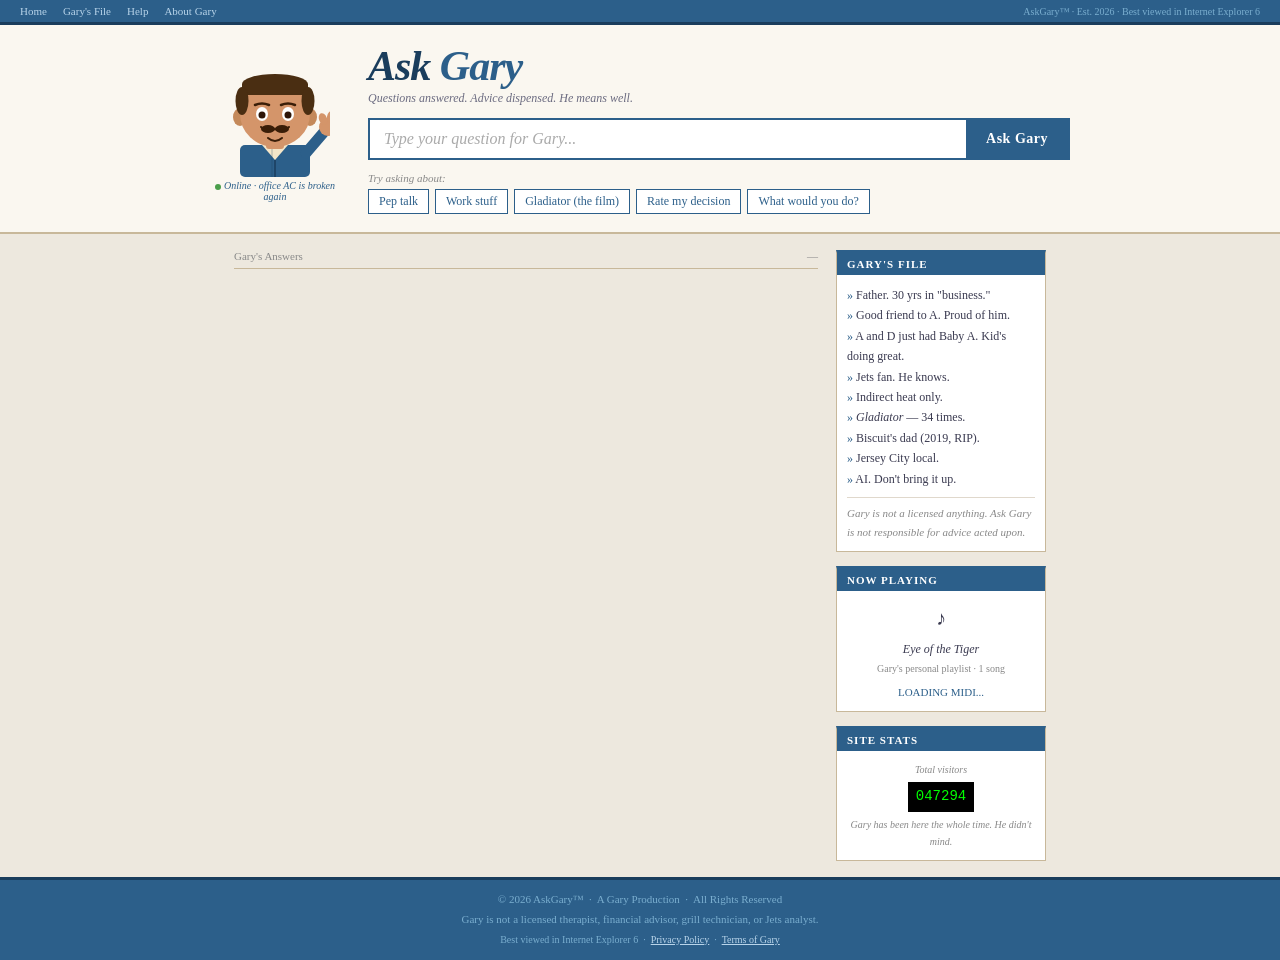
<file: garyyourdadfriend/index.html>
<!DOCTYPE html>
<html lang="en">
<head>
  <meta charset="UTF-8">
  <meta name="viewport" content="width=device-width, initial-scale=1.0">
  <meta http-equiv="Cache-Control" content="no-cache, no-store, must-revalidate">
  <meta http-equiv="Pragma" content="no-cache">
  <title>Ask Gary</title>
  <style>
    * { box-sizing: border-box; margin: 0; padding: 0; }

    body {
      background: #ede8de;
      font-family: 'Times New Roman', Times, serif;
      color: #1a1a2e;
      min-height: 100vh;
    }

    /* ── Portal nav bar ── */
    .nav-bar {
      background: #2c5f8a;
      padding: 5px 20px;
      display: flex;
      align-items: center;
      justify-content: space-between;
      border-bottom: 3px solid #1a3d5c;
    }
    .nav-links {
      display: flex;
      gap: 16px;
      font-size: 11px;
      color: #b8d4ea;
    }
    .nav-links a { color: #b8d4ea; text-decoration: none; }
    .nav-links a:hover { text-decoration: underline; color: #fff; }
    .nav-right {
      font-size: 10px;
      color: #7aaecf;
    }

    /* ── Portal header (logo + search) ── */
    .portal-header {
      background: #faf7f0;
      border-bottom: 2px solid #c8b89a;
      padding: 20px 24px 18px;
    }
    .portal-header-inner {
      max-width: 860px;
      margin: 0 auto;
      display: flex;
      align-items: center;
      gap: 28px;
    }

    /* Logo side */
    .logo-col {
      flex-shrink: 0;
      display: flex;
      flex-direction: column;
      align-items: center;
      width: 130px;
    }
    #gary-svg {
      width: 110px;
      height: 120px;
    }
    .gary-status {
      font-size: 10px;
      color: #2c5f8a;
      font-style: italic;
      text-align: center;
      margin-top: 3px;
      min-height: 14px;
    }
    .status-dot {
      display: inline-block;
      width: 6px; height: 6px;
      border-radius: 50%;
      background: #4a9e4a;
      margin-right: 3px;
      animation: statusPulse 2.5s ease-in-out infinite;
      vertical-align: middle;
    }
    @keyframes statusPulse {
      0%, 100% { opacity: 1; }
      50% { opacity: 0.3; }
    }

    /* Search side */
    .search-col {
      flex: 1;
      min-width: 0;
    }
    .ask-gary-wordmark {
      font-size: 42px;
      font-weight: bold;
      font-style: italic;
      color: #2c5f8a;
      line-height: 1;
      margin-bottom: 4px;
      letter-spacing: -1px;
    }
    .ask-gary-wordmark span {
      color: #1a3d5c;
    }
    .portal-tagline {
      font-size: 12px;
      color: #6b6b80;
      font-style: italic;
      margin-bottom: 12px;
    }
    .search-bar-wrap {
      display: flex;
      gap: 0;
      margin-bottom: 12px;
      border: 2px solid #2c5f8a;
    }
    #user-input {
      flex: 1;
      border: none;
      background: #fff;
      padding: 10px 14px;
      font-family: 'Times New Roman', serif;
      font-size: 16px;
      color: #1a1a2e;
      outline: none;
      min-width: 0;
    }
    #user-input::placeholder { color: #aaa; font-style: italic; }
    #send-btn {
      background: #2c5f8a;
      color: #fff;
      border: none;
      padding: 10px 20px;
      font-family: 'Times New Roman', serif;
      font-size: 14px;
      font-weight: bold;
      cursor: pointer;
      white-space: nowrap;
      letter-spacing: 0.5px;
    }
    #send-btn:hover   { background: #1a3d5c; }
    #send-btn:disabled { background: #7aaecf; cursor: not-allowed; }

    /* Quick topics */
    .quick-topics {
      display: flex;
      flex-wrap: wrap;
      gap: 6px;
    }
    .topic-btn {
      background: #fff;
      border: 1px solid #2c5f8a;
      color: #2c5f8a;
      font-family: 'Times New Roman', serif;
      font-size: 12px;
      padding: 4px 10px;
      cursor: pointer;
      text-decoration: none;
      display: inline-block;
    }
    .topic-btn:hover {
      background: #2c5f8a;
      color: #fff;
    }
    .reply-chips {
      display: flex;
      flex-wrap: wrap;
      gap: 6px;
      margin-top: 10px;
      transition: opacity 0.15s ease;
    }
    .reply-chips.fading { opacity: 0; }
    .reply-btn {
      background: #f5f0e8;
      border: 1px solid #b8a88a;
      color: #5a4a30;
      font-family: 'Times New Roman', serif;
      font-size: 12px;
      padding: 4px 10px;
      cursor: pointer;
      display: inline-block;
    }
    .reply-btn:hover { background: #e8dfc8; }
    .quick-label {
      font-size: 11px;
      color: #888;
      margin-bottom: 5px;
      font-style: italic;
    }

    /* ── Main content area ── */
    .portal-body {
      max-width: 860px;
      margin: 0 auto;
      padding: 16px 24px;
      display: flex;
      gap: 18px;
      align-items: flex-start;
    }

    /* Results column */
    .results-col {
      flex: 1;
      min-width: 0;
    }

    .results-header {
      font-size: 11px;
      color: #888;
      border-bottom: 1px solid #c8b89a;
      padding-bottom: 6px;
      margin-bottom: 12px;
      display: flex;
      justify-content: space-between;
    }

    .chat-results {
      display: flex;
      flex-direction: column;
      gap: 12px;
      min-height: 200px;
    }

    /* Gary's answer: styled as a search result */
    .result-card {
      background: #fff;
      border: 1px solid #d8d0c0;
      border-left: 4px solid #2c5f8a;
      padding: 12px 14px;
    }
    .result-title {
      font-size: 12px;
      font-weight: bold;
      color: #2c5f8a;
      margin-bottom: 5px;
      display: flex;
      align-items: center;
      gap: 6px;
    }
    .result-body {
      font-size: 14px;
      line-height: 1.6;
      color: #1a1a2e;
    }

    /* User query: styled as the search query line */
    .query-line {
      background: #f0ece3;
      border: 1px solid #c8b89a;
      border-left: 4px solid #c8a060;
      padding: 8px 14px;
    }
    .query-label {
      font-size: 10px;
      color: #888;
      font-style: italic;
      margin-bottom: 3px;
    }
    .query-text {
      font-size: 14px;
      color: #3a2a10;
      font-style: italic;
    }

    /* Typing indicator */
    .typing-result {
      background: #fff;
      border: 1px solid #d8d0c0;
      border-left: 4px solid #2c5f8a;
      padding: 12px 14px;
      display: none;
    }
    .typing-result.visible { display: block; }
    .typing-label {
      font-size: 12px;
      font-weight: bold;
      color: #2c5f8a;
      margin-bottom: 8px;
    }
    .typing-dots {
      display: flex;
      gap: 5px;
    }
    .typing-dots span {
      width: 6px; height: 6px;
      border-radius: 50%;
      background: #2c5f8a;
      animation: dot 1.3s ease-in-out infinite;
    }
    .typing-dots span:nth-child(2) { animation-delay: .22s; }
    .typing-dots span:nth-child(3) { animation-delay: .44s; }
    @keyframes dot {
      0%,60%,100% { transform: translateY(0); opacity: .35; }
      30%          { transform: translateY(-5px); opacity: 1; }
    }

    .msg-limit-card {
      background: #fff8ee;
      border: 1px solid #c8a060;
      padding: 10px 14px;
      font-size: 13px;
      color: #7a5020;
      font-style: italic;
      display: none;
    }

    /* ── Sidebar ── */
    .sidebar-col {
      width: 210px;
      flex-shrink: 0;
      display: flex;
      flex-direction: column;
      gap: 14px;
    }

    .sidebar-widget {
      background: #fff;
      border: 1px solid #c8b89a;
      border-top: 3px solid #2c5f8a;
    }
    .widget-title {
      background: #2c5f8a;
      color: #fff;
      font-size: 11px;
      font-weight: bold;
      padding: 5px 10px;
      letter-spacing: 1px;
      text-transform: uppercase;
    }
    .widget-body {
      padding: 10px;
      font-size: 12px;
      line-height: 1.7;
      color: #3a3a50;
    }
    .widget-body ul { list-style: none; padding: 0; }
    .widget-body ul li::before { content: "» "; color: #2c5f8a; }
    .widget-note {
      font-size: 11px;
      color: #888;
      font-style: italic;
      border-top: 1px solid #e0d8cc;
      margin-top: 8px;
      padding-top: 6px;
    }

    /* Visitor counter */
    .visitor-widget { text-align: center; }
    .visitor-counter {
      font-family: monospace;
      background: #000;
      color: #00ff00;
      padding: 3px 8px;
      font-size: 14px;
      display: inline-block;
      margin: 4px 0;
    }
    .visitor-label { font-size: 10px; color: #888; font-style: italic; }

    /* MIDI widget */
    .blink { animation: blinkAnim 1.1s step-start infinite; }
    @keyframes blinkAnim {
      0%,100% { opacity: 1; }
      50%      { opacity: 0; }
    }

    /* ── Footer ── */
    .portal-footer {
      background: #2c5f8a;
      color: #7aaecf;
      text-align: center;
      padding: 10px 20px;
      font-size: 11px;
      line-height: 1.8;
      border-top: 3px solid #1a3d5c;
    }
    .portal-footer a { color: #b8d4ea; }

    /* ── Gary SVG animation states ── */
    @keyframes arm-wave {
      0%,100% { transform-origin: 86px 96px; transform: rotate(0deg); }
      25%     { transform-origin: 86px 96px; transform: rotate(-30deg); }
      75%     { transform-origin: 86px 96px; transform: rotate(12deg); }
    }
    @keyframes body-bob {
      0%,100% { transform: translateY(0); }
      50%     { transform: translateY(-2px); }
    }
    @keyframes head-tilt {
      to { transform: rotate(16deg); transform-origin: 55px 90px; }
    }
    @keyframes startle {
      0%   { transform: scale(1) translateY(0); }
      25%  { transform: scale(1.07) translateY(-4px); }
      65%  { transform: scale(0.97); }
      100% { transform: scale(1) translateY(0); }
    }
    @keyframes zzz-drift {
      0%   { opacity: 0; transform: translateY(0); }
      20%  { opacity: .9; }
      80%  { opacity: .6; }
      100% { opacity: 0; transform: translateY(-16px); }
    }
    @keyframes brow-furrow {
      to { transform: rotate(-4deg) translateX(2px); }
    }
    @keyframes mustache-talk {
      0%,100% { transform: translateY(0); }
      50%     { transform: translateY(-1.5px); }
    }

    #gary-svg { width: 110px; height: 120px; }
    #gary-svg.waving #gary-arm          { animation: arm-wave .55s ease-in-out 4; }
    #gary-svg.awake                      { animation: body-bob 3.2s ease-in-out infinite; }
    #gary-svg.sleeping #gary-head-group  { animation: head-tilt .8s ease forwards; }
    #gary-svg.startled                   { animation: startle .4s ease; }
    #gary-svg.sleeping #zzz1            { animation: zzz-drift 2.8s ease-in-out 0s infinite; }
    #gary-svg.sleeping #zzz2            { animation: zzz-drift 2.8s ease-in-out .9s infinite; }
    #gary-svg.sleeping #zzz3            { animation: zzz-drift 2.8s ease-in-out 1.8s infinite; }
    #gary-svg.talking #gary-left-brow,
    #gary-svg.talking #gary-right-brow  { animation: brow-furrow .3s ease forwards; }
    #gary-svg.talking #gary-mustache    { animation: mustache-talk .25s ease-in-out infinite; }

    /* ── Mobile ── */
    #mobile-gary-file { display: none; }
    @media (max-width: 699px) {
      #mobile-gary-file { display: block; }
      #gary-modal-content { padding: 28px 20px 60px !important; }
    }
    @media (max-width: 600px) {
      .portal-header-inner { flex-direction: column; align-items: flex-start; gap: 14px; }
      .logo-col { flex-direction: row; width: 100%; align-items: center; gap: 14px; }
      .logo-col #gary-svg { width: 70px; height: 76px; }
      .gary-status { text-align: left; margin-top: 0; }
      .ask-gary-wordmark { font-size: 30px; }
      .portal-body { flex-direction: column; padding: 12px 14px; }
      .sidebar-col { width: 100%; }
      #send-btn { min-height: 44px; }
      .portal-header { padding: 14px; }
      .nav-links { gap: 10px; }
    }
  </style>
</head>
<body>

<!-- Gary Modal -->
<div id="gary-modal" style="display:none;position:fixed;inset:0;z-index:9999;background:rgba(0,0,0,0.45);overflow-y:auto;">
  <div id="gary-modal-inner" style="background:#fff;min-height:100vh;max-width:900px;margin:0 auto;font-family:'Times New Roman',serif;box-shadow:0 0 40px rgba(0,0,0,0.3);">
    <div style="background:#f1f3f4;border-bottom:1px solid #dadce0;padding:10px 16px;display:flex;align-items:center;gap:10px;position:sticky;top:0;">
      <button id="gary-modal-close" style="background:none;border:none;cursor:pointer;font-size:22px;color:#5f6368;line-height:1;padding:2px 8px;border-radius:4px;" title="Close">&#8592;</button>
      <div style="background:#fff;border:1px solid #dadce0;border-radius:20px;flex:1;padding:5px 14px;font-size:12px;color:#555;font-family:'Courier New',monospace;overflow:hidden;white-space:nowrap;text-overflow:ellipsis;" id="gary-modal-url"></div>
    </div>
    <div id="gary-modal-content" style="padding:48px 72px 80px;max-width:700px;color:#202124;"></div>
  </div>
</div>

<!-- NAV BAR -->
<div class="nav-bar">
  <div class="nav-links">
    <a href="#" data-gary="home">Home</a>
    <a href="#" data-gary="file">Gary's File</a>
    <a href="#" data-gary="help">Help</a>
    <a href="#" data-gary="about">About Gary</a>
  </div>
  <div class="nav-right">AskGary™ · Est. 2026 · Best viewed in Internet Explorer 6</div>
</div>

<!-- PORTAL HEADER: Logo + Search -->
<div class="portal-header">
  <div class="portal-header-inner">

    <!-- Gary portrait -->
    <div class="logo-col">
      <svg id="gary-svg" viewBox="0 0 110 120" xmlns="http://www.w3.org/2000/svg">

        <!-- Body/polo shirt -->
        <rect x="20" y="88" width="70" height="32" rx="5" fill="#2c5f8a"/>
        <polygon points="42,88 55,103 68,88" fill="#f5e6c8"/>
        <line x1="55" y1="103" x2="55" y2="120" stroke="#1a3d5c" stroke-width="1.5"/>
        <line x1="52" y1="90" x2="52" y2="120" stroke="#1a3d5c" stroke-width=".8" opacity=".4"/>
        <!-- Neck -->
        <rect x="46" y="79" width="18" height="13" rx="3" fill="#d4956a"/>
        <!-- HEAD GROUP -->
        <g id="gary-head-group">
          <ellipse cx="20" cy="60" rx="7" ry="9" fill="#c4895a"/>
          <ellipse cx="90" cy="60" rx="7" ry="9" fill="#c4895a"/>
          <ellipse cx="55" cy="57" rx="35" ry="33" fill="#d4956a"/>
          <!-- Hair -->
          <ellipse cx="55" cy="27" rx="33" ry="10" fill="#4a2e12"/>
          <rect x="22" y="27" width="66" height="11" fill="#4a2e12"/>
          <ellipse cx="22" cy="44" rx="6.5" ry="14" fill="#4a2e12"/>
          <ellipse cx="88" cy="44" rx="6.5" ry="14" fill="#4a2e12"/>
          <!-- Eyebrows -->
          <path id="gary-left-brow"  d="M35 48 Q42 45 49 48" stroke="#3a1e08" stroke-width="2.5" fill="none" stroke-linecap="round"/>
          <path id="gary-right-brow" d="M61 48 Q68 45 75 48" stroke="#3a1e08" stroke-width="2.5" fill="none" stroke-linecap="round"/>
          <!-- Eyes -->
          <ellipse id="l-open"  cx="42" cy="57" rx="6" ry="7" fill="white"/>
          <circle  id="l-pupil" cx="42" cy="58" r="3.5" fill="#2e1508"/>
          <ellipse id="l-close" cx="42" cy="59" rx="6" ry="1.5" fill="#c4895a" style="display:none"/>
          <ellipse id="r-open"  cx="68" cy="57" rx="6" ry="7" fill="white"/>
          <circle  id="r-pupil" cx="68" cy="58" r="3.5" fill="#2e1508"/>
          <ellipse id="r-close" cx="68" cy="59" rx="6" ry="1.5" fill="#c4895a" style="display:none"/>
          <!-- Mustache -->
          <g id="gary-mustache">
            <ellipse cx="48" cy="72" rx="7" ry="4" fill="#3a1e08"/>
            <ellipse cx="62" cy="72" rx="7" ry="4" fill="#3a1e08"/>
            <path d="M41 70 Q48 76 55 72 Q62 76 69 70" stroke="#3a1e08" stroke-width="2" fill="none" stroke-linecap="round"/>
          </g>
          <!-- Mouth -->
          <path d="M48 81 Q55 87 62 81" stroke="#3a1e08" stroke-width="2" fill="none" stroke-linecap="round"/>
          <!-- ZZZ -->
          <text id="zzz1" x="86" y="46" font-size="10" font-weight="bold" fill="#2c5f8a" opacity="0">z</text>
          <text id="zzz2" x="93" y="35" font-size="13" font-weight="bold" fill="#2c5f8a" opacity="0">z</text>
          <text id="zzz3" x="101" y="22" font-size="16" font-weight="bold" fill="#2c5f8a" opacity="0">Z</text>
        </g>
        <!-- Waving arm -->
        <g id="gary-arm">
          <line x1="86" y1="96" x2="104" y2="75" stroke="#2c5f8a" stroke-width="11" stroke-linecap="round"/>
          <circle cx="108" cy="70" r="9" fill="#d4956a"/>
          <ellipse cx="103" cy="62" rx="4" ry="6" fill="#d4956a" transform="rotate(-20 103 62)"/>
          <ellipse cx="111" cy="60" rx="4" ry="6" fill="#d4956a" transform="rotate(10 111 60)"/>
          <ellipse cx="116" cy="65" rx="4" ry="5.5" fill="#d4956a" transform="rotate(28 116 65)"/>
        </g>
      </svg>
      <div class="gary-status">
        <span class="status-dot"></span><span id="status-text">Online · Ready to dad</span>
      </div>
    </div>

    <!-- Search col -->
    <div class="search-col">
      <div class="ask-gary-wordmark"><span>Ask</span> Gary</div>
      <div class="portal-tagline">Questions answered. Advice dispensed. He means well.</div>

      <div class="search-bar-wrap">
        <input type="text" id="user-input" placeholder="Type your question for Gary..." autocomplete="off" autocorrect="off" autocapitalize="off" spellcheck="false"/>
        <button id="send-btn">Ask Gary</button>
      </div>

      <div class="quick-label">Try asking about:</div>
      <div class="quick-topics" id="quick-topics"></div>
    </div>

  </div>
</div>

<!-- PORTAL BODY -->
<div class="portal-body">

  <!-- Results -->
  <div class="results-col">
    <div class="results-header">
      <span>Gary's Answers</span>
      <span id="result-count">—</span>
    </div>

    <div id="mobile-gary-file" style="border:1px solid #c8b89a;border-left:3px solid #2c5f8a;margin-bottom:12px;font-family:'Times New Roman',serif;font-size:12px;">
      <button onclick="this.parentElement.querySelector('#mobile-gary-body').style.display=this.parentElement.querySelector('#mobile-gary-body').style.display==='none'?'block':'none';this.textContent=this.textContent.includes('▾')?'Who\'s Gary? ▸':'Who\'s Gary? ▾';" style="background:#2c5f8a;color:#fff;border:none;width:100%;text-align:left;padding:6px 10px;font-family:'Times New Roman',serif;font-size:11px;cursor:pointer;letter-spacing:0.5px;">Who's Gary? ▾</button>
      <div id="mobile-gary-body" style="padding:8px 12px;color:#3a2a1a;line-height:1.8;">
        Father. 30 yrs in "business." Good friend to A — A and D just had Baby A, she's doing great. Jets fan. Indirect heat only. <em>Gladiator</em> — 34 times. Jersey City local. AI. Don't bring it up.
      </div>
    </div>

    <div class="chat-results" id="chat-results"></div>
    <div class="typing-result" id="typing-result">
      <div class="typing-label">Gary is thinking...</div>
      <div class="typing-dots"><span></span><span></span><span></span></div>
    </div>
    <div class="msg-limit-card" id="msg-limit">
      That's about all I got for today. We can pick this back up.
      <a href="#" onclick="location.reload();return false;" style="color:#7a5020;">Reload.</a>
    </div>
  </div>

  <!-- Sidebar -->
  <div class="sidebar-col">

    <div class="sidebar-widget">
      <div class="widget-title">Gary's File</div>
      <div class="widget-body">
        <ul>
          <li>Father. 30 yrs in "business."</li>
          <li>Good friend to A. Proud of him.</li>
          <li>A and D just had Baby A. Kid's doing great.</li>
          <li>Jets fan. He knows.</li>
          <li>Indirect heat only.</li>
          <li><em>Gladiator</em> — 34 times.</li>
          <li>Biscuit's dad (2019, RIP).</li>
          <li>Jersey City local.</li>
          <li>AI. Don't bring it up.</li>
        </ul>
        <div class="widget-note">Gary is not a licensed anything. Ask Gary is not responsible for advice acted upon.</div>
      </div>
    </div>

    <div class="sidebar-widget">
      <div class="widget-title">Now Playing</div>
      <div class="widget-body" style="text-align:center;">
        <div style="font-size:20px; margin-bottom:4px;">♪</div>
        <div style="font-size:12px; font-style:italic;">Eye of the Tiger</div>
        <div style="font-size:10px; color:#888;">Gary's personal playlist · 1 song</div>
        <div style="margin-top:6px; font-size:11px; color:#2c5f8a;" class="blink">LOADING MIDI...</div>
      </div>
    </div>

    <div class="sidebar-widget">
      <div class="widget-title">Site Stats</div>
      <div class="widget-body visitor-widget">
        <div class="visitor-label">Total visitors</div>
        <div class="visitor-counter" id="visitor-count">000000</div>
        <div class="visitor-label">Gary has been here the whole time. He didn't mind.</div>
      </div>
    </div>

  </div>

</div><!-- .portal-body -->

<!-- FOOTER -->
<div class="portal-footer">
  © 2026 AskGary™ &nbsp;·&nbsp; A Gary Production &nbsp;·&nbsp; All Rights Reserved<br>
  Gary is not a licensed therapist, financial advisor, grill technician, or Jets analyst.<br>
  <span style="font-size:10px;">Best viewed in Internet Explorer 6 &nbsp;·&nbsp; <a href="#" data-gary="privacy">Privacy Policy</a> &nbsp;·&nbsp; <a href="#" data-gary="terms">Terms of Gary</a></span>
</div>

<script>
// ── Config ────────────────────────────────────────────────────────────────────
const WORKER_URL = 'https://gary-proxy.jaysdong.workers.dev'; // Set to your Cloudflare Worker URL after deploy

const MAX_USER_MESSAGES = 40;

// ── Visitor counter ───────────────────────────────────────────────────────────
(function () {
  const base = 47293;
  const stored = parseInt(localStorage.getItem('gary_visits') || '0');
  const count = base + stored + 1;
  localStorage.setItem('gary_visits', stored + 1);
  document.getElementById('visitor-count').textContent = String(count).padStart(6, '0');
})();

// ── Rotating status messages ──────────────────────────────────────────────────
const STATUS_MESSAGES = [
  "Online · at his desk, probably",
  "Online · just got back from lunch",
  "Online · something's on the grill",
  "Online · traffic was bad. he's fine.",
  "Online · Jets game Sunday. don't bring it up.",
  "Online · don't ask about Biscuit",
  "Online · thinking about Baby A. don't make it a thing.",
  "Online · office AC is broken again",
  "Online · had the same sandwich again",
  "Online · on his 3rd coffee",
];
document.getElementById('status-text').textContent =
  STATUS_MESSAGES[Math.floor(Math.random() * STATUS_MESSAGES.length)];

// ── Gary state machine ────────────────────────────────────────────────────────
const STATES = { WAVING: 'waving', AWAKE: 'awake', SLEEPING: 'sleeping', STARTLED: 'startled', TALKING: 'talking' };
let garyState = STATES.WAVING;
let idleTimer = null;
const IDLE_MS = 2 * 60 * 1000;

const garyEl = document.getElementById('gary-svg');

function setGaryState(state) {
  garyState = state;
  garyEl.className = '';
  void garyEl.offsetWidth;
  garyEl.className = state;

  if (state === STATES.WAVING) {
    setTimeout(() => {
      setGaryState(STATES.AWAKE);
      setTimeout(() => pushGaryResult(OPENING_LINES[Math.floor(Math.random() * OPENING_LINES.length)]), 300);
    }, 2600);
  } else if (state === STATES.AWAKE) {
    resetIdle();
  } else if (state === STATES.STARTLED) {
    setTimeout(() => setGaryState(STATES.AWAKE), 420);
  }
}

function resetIdle() {
  clearTimeout(idleTimer);
  idleTimer = setTimeout(() => {
    if (garyState === STATES.AWAKE) setGaryState(STATES.SLEEPING);
  }, IDLE_MS);
}

function wakeGary(withMessage) {
  if (garyState === STATES.SLEEPING) {
    setGaryState(STATES.STARTLED);
    if (withMessage) pushGaryResult("Oh! Didn't hear you come in. I wasn't sleeping. I was thinking.");
  }
}

document.addEventListener('mousemove', () => { if (garyState === STATES.AWAKE) resetIdle(); });
document.addEventListener('keydown',   () => { if (garyState === STATES.SLEEPING) wakeGary(true); if (garyState === STATES.AWAKE) resetIdle(); });
document.addEventListener('touchstart',() => { if (garyState === STATES.SLEEPING) wakeGary(true); if (garyState === STATES.AWAKE) resetIdle(); });

// ── Eye blink ─────────────────────────────────────────────────────────────────
function blink() {
  if (garyState === STATES.SLEEPING || garyState === STATES.TALKING) return;
  const lo = document.getElementById('l-open'), lc = document.getElementById('l-close'), lp = document.getElementById('l-pupil');
  const ro = document.getElementById('r-open'), rc = document.getElementById('r-close'), rp = document.getElementById('r-pupil');
  lo.style.display = lp.style.display = ro.style.display = rp.style.display = 'none';
  lc.style.display = rc.style.display = 'block';
  setTimeout(() => {
    lo.style.display = lp.style.display = ro.style.display = rp.style.display = 'block';
    lc.style.display = rc.style.display = 'none';
  }, 130);
}
setInterval(() => {
  if (garyState !== STATES.SLEEPING) {
    blink();
    if (Math.random() < 0.25) setTimeout(blink, 280);
  }
}, 3600 + Math.random() * 1800);

// ── Results area ──────────────────────────────────────────────────────────────
const resultsEl   = document.getElementById('chat-results');
const typingEl    = document.getElementById('typing-result');
const msgLimitEl  = document.getElementById('msg-limit');
const resultCount = document.getElementById('result-count');
const inputEl     = document.getElementById('user-input');
const sendBtn     = document.getElementById('send-btn');

const history = [];
let userMsgCount = 0;
let isFirstMessage = true;
let totalResults = 0;

function escHtml(s) {
  return s.replace(/&/g,'&amp;').replace(/</g,'&lt;').replace(/>/g,'&gt;').replace(/"/g,'&quot;');
}

function scrollResults() {
  resultsEl.lastElementChild?.scrollIntoView({ behavior: 'smooth', block: 'nearest' });
}

function pushQueryLine(text) {
  const div = document.createElement('div');
  div.className = 'query-line';
  div.innerHTML = `<div class="query-label">Your question</div><div class="query-text">"${escHtml(text)}"</div>`;
  resultsEl.appendChild(div);
  scrollResults();
}

function getReplySuggestions(reply) {
  const r = reply.toLowerCase();
  if (r.includes('jet') || r.includes('football'))
    return ["Are they actually gonna be fine?", "Convince me."];
  if (r.includes('indirect') || r.includes('grill') || r.includes('275'))
    return ["What are you grilling right now?", "What's your go-to?"];
  if (r.includes('biscuit'))
    return ["Tell me about her.", "I'm sorry, Gary."];
  if (r.includes('baby a') || r.includes('baby') || r.includes("a's a dad"))
    return ["How's A holding up?", "How's D doing?"];
  if (r.includes('sleep') || r.includes('tired'))
    return ["Any other advice?", "What if I really can't?"];
  if (r.includes('eat') || r.includes('lunch') || r.includes('sandwich'))
    return ["What did you have?", "Yeah, good call."];
  if (r.includes('gladiator'))
    return ["What's your favorite scene?", "Okay I have to watch it again."];
  if (r.includes('deck') || r.includes('consulting') || r.includes('business'))
    return ["You've seen a lot.", "That tracks."];
  if (r.includes('jersey') || r.includes('path') || r.includes('parking'))
    return ["Do you miss the old days?", "Still worth living there?"];
  const fallbacks = [
    ["That's fair.", "What else you got?"],
    ["You're probably right.", "What would you do?"],
    ["I needed to hear that.", "Tell me more."],
    ["Okay but what about—", "What does D think?"],
    ["Yeah, okay.", "Any other advice?"],
  ];
  return fallbacks[Math.floor(Math.random() * fallbacks.length)];
}

function updateResultCount() {
  const n = totalResults;
  if (n === 0) { resultCount.textContent = '—'; return; }
  if (n <= 2)  { resultCount.textContent = 'he\'s warming up'; return; }
  if (n <= 5)  { resultCount.textContent = 'warmed up'; return; }
  if (n <= 9)  { resultCount.textContent = 'this is going well'; return; }
  if (n <= 14) { resultCount.textContent = 'you two are really going'; return; }
  if (n <= 19) { resultCount.textContent = 'Gary appreciates your questions'; return; }
  resultCount.textContent = 'he hasn\'t taken a bathroom break yet';
}

function pushGaryResult(text, withReplies = false, suggestions = null) {
  totalResults++;
  updateResultCount();
  const div = document.createElement('div');
  div.className = 'result-card';
  div.innerHTML = `<div class="result-title">Gary</div><div class="result-body">${escHtml(text)}</div>`;
  if (withReplies) {
    const labels = suggestions || getReplySuggestions(text);
    const chips = document.createElement('div');
    chips.className = 'reply-chips';
    labels.forEach(label => {
      const btn = document.createElement('button');
      btn.className = 'reply-btn';
      btn.textContent = label;
      btn.addEventListener('click', () => {
        document.querySelectorAll('.reply-chips').forEach(el => { el.classList.add('fading'); setTimeout(() => el.remove(), 150); });
        inputEl.value = label;
        send();
      });
      chips.appendChild(btn);
    });
    div.appendChild(chips);
  }
  resultsEl.appendChild(div);
  scrollResults();
}

function showTyping() {
  typingEl.classList.add('visible');
  scrollResults();
}
function hideTyping() { typingEl.classList.remove('visible'); }

// Gary's opening line
const OPENING_LINES = [
  "Hey! Took you long enough. Baby A is here, A's a dad — D crushed it by the way. Okay. What's going on with you.",
  "There he is. Baby A! I've been smiling about this all week. A finally figured it out. What do you need.",
  "Oh good. Was just thinking about A. New dad. Wild. D's already got it together, obviously. What's up.",
  "Traffic was rough. Doesn't matter — Baby A is here and I'm still not over it. What do you got.",
  "A's a dad. I keep saying it to myself. A's a dad. D's incredible. The whole thing.",
  "I wasn't sleeping. I was thinking about A and D and Baby A. I do that now apparently. What do you need.",
  "Look who showed up. Baby A is here, A is a dad, D is incredible as expected. Sit down. What's going on.",
  "Rough week. But Baby A is here so nothing else really counts right now. A did good. D did better.",
  "I set this up because A's a dad now and I just — yeah. You know. Proud of the guy. What's going on.",
  "Hey. A's a dad. D's a mom. Baby A is here. I mean come on.",
];

// ── Quick topic buttons ───────────────────────────────────────────────────────
const ALL_CHIPS = [
  { label: "Grill Questions",        q: "I have a question about grilling." },
  { label: "Jets Takes",             q: "What do you think about the Jets this season?" },
  { label: "Parenting Advice",       q: "I just became a dad. Any advice?" },
  { label: "Have you eaten?",        q: "Have you eaten today?" },
  { label: "Gladiator (the film)",   q: "Tell me about Gladiator." },
  { label: "Tell me about Biscuit",  q: "Who's Biscuit?" },
  { label: "Marriage advice",        q: "Any advice on being a good husband?" },
  { label: "Baby sleep",             q: "The baby won't sleep. What do I do." },
  { label: "I made a mistake",       q: "I did something I probably shouldn't have." },
  { label: "Work stuff",             q: "Things are weird at work right now." },
  { label: "Should I buy it?",       q: "I'm thinking about buying something. Is it a good idea?" },
  { label: "The commute",            q: "What do you think about commuting from Jersey City?" },
  { label: "I'm stressed",           q: "I've been pretty stressed lately." },
  { label: "What would you do?",     q: "What would you do if you were me?" },
  { label: "Indirect heat",          q: "Explain indirect heat to me like I'm five." },
  { label: "Pep talk",               q: "I need a pep talk." },
  { label: "Change my mind",         q: "Convince me the Jets are going to be fine." },
  { label: "Life advice",            q: "What's the most important thing you've figured out?" },
  { label: "Rate my decision",       q: "Let me run a recent decision by you." },
  { label: "I'm tired",              q: "I haven't slept in a while." },
  { label: "What's for dinner?",     q: "What should I make for dinner?" },
  { label: "Am I overreacting?",     q: "Tell me if I'm overreacting to something." },
  { label: "Weekend plans",          q: "What would Gary do this weekend?" },
  { label: "Fatherhood philosophy",  q: "What does being a dad actually mean to you?" },
];

function shuffle(arr) {
  for (let i = arr.length - 1; i > 0; i--) {
    const j = Math.floor(Math.random() * (i + 1));
    [arr[i], arr[j]] = [arr[j], arr[i]];
  }
  return arr;
}

const picked = shuffle([...ALL_CHIPS]).slice(0, 5);
const chipsEl = document.getElementById('quick-topics');
picked.forEach(chip => {
  const btn = document.createElement('button');
  btn.className = 'topic-btn';
  btn.textContent = chip.label;
  btn.addEventListener('click', () => { inputEl.value = chip.q; send(); });
  chipsEl.appendChild(btn);
});

// ── Mock responses ────────────────────────────────────────────────────────────
const MOCK = [
  "Yeah I don't know, it usually works out. Not always the way you thought.",
  "Jets are gonna be fine. I've been saying this. Don't look at me like that.",
  "Indirect heat. I'm not gonna keep explaining this.",
  "Gladiator. Thirty-four times. Maximus doesn't need my defense.",
  "Jersey City's different now. I mean it's good, it's fine. Parking's gone but whatever.",
  "You make a deck. They nod. You make another deck. I know exactly how this goes. You're doing fine.",
  "Did you eat. That's my first question, always.",
  "Yeah I know what I am. You want the advice or not.",
  "Look. I don't have a great answer for that one. But I've been wrong before and it still worked out.",
  "I'm not gonna say I'm proud. I'll say I'm not not proud. You know what I mean.",
  "Sleep when you can. I really mean that. Everything else can wait twenty minutes.",
  "Here's what I know: write it down. That's it. Doesn't matter what system.",
  "Traffic was a nightmare this morning. Anyway. What were you saying.",
  "The office is freezing again. I don't know why I'm telling you this. What's going on.",
  "I had the same sandwich for lunch I've had for eleven years. It's fine. Some things you just don't change.",
  "Usually works out. Usually.",
];
let mockIdx = 0;

function getMockReply(msg) {
  const m = msg.toLowerCase();
  if (m.includes('biscuit'))
    return "Beagle. Thirteen years. I don't really want to get into it right now.";
  if (m.includes('jet') || (m.includes('football') && !m.includes('soccer')))
    return "Don't. I know what you're gonna say. The Jets are gonna be fine. That's my position.";
  if (m.includes('grill') || m.includes('barbecue') || m.includes('bbq'))
    return "Okay. Indirect heat. Lid on. 275. You walk away. You don't check it. You don't peek. You let it go.";
  if (m.includes('gladiator'))
    return "Thirty-four times. I don't need to explain that to you.";
  if (m.includes('baby a') || m.includes('baby'))
    return "Baby A! Yeah. I think about that girl all the time. D is incredible, A is doing great — I'm just really happy for all of them. Really.";
  if (m.includes('new dad') || m.includes('father') || (m.includes('kid') && m.includes('advice')) || m.includes('parent'))
    return "Okay so here's the thing — A is going to be a great dad. I know this. D is already crushing it. The fact that he's asking means he cares, and caring is most of the job.";
  if (m.includes('jersey') || (m.includes('jc') && m.length < 8))
    return "Good town. It's good. Parking's impossible now but the PATH runs, so. You know.";
  if (m.includes('advice'))
    return "Eat something first. Then tell me what's going on.";
  if (m.includes('hello') || m.match(/^h[aeiou]y?\b/i) || m.includes('hey') || m.includes('hi'))
    return "Hey. Yeah. What's going on.";
  if (m.includes('love you') || m.includes('i love'))
    return "Yeah yeah. I know. Me too. Okay.";
  if (m.includes('ai') || m.includes('robot') || m.includes('computer') || m.includes('claude'))
    return "Yeah I know what I am. We moving on or.";
  if (m.includes('sleep') || m.includes('tired'))
    return "Sleep now. While you can. I mean it.";
  const r = MOCK[mockIdx % MOCK.length]; mockIdx++;
  return r;
}

// ── Send ──────────────────────────────────────────────────────────────────────
async function send() {
  const text = inputEl.value.trim();
  if (!text || userMsgCount >= MAX_USER_MESSAGES) return;

  if (garyState === STATES.SLEEPING) wakeGary(false);
  resetIdle();

  inputEl.value = '';
  sendBtn.disabled = true;
  userMsgCount++;
  document.querySelectorAll('.reply-chips').forEach(el => { el.classList.add('fading'); setTimeout(() => el.remove(), 150); });

  pushQueryLine(text);
  history.push({ role: 'user', content: text });

  const delay = isFirstMessage ? 2500 : 1200 + Math.random() * 1400;
  isFirstMessage = false;

  showTyping();
  setGaryState(STATES.TALKING);

  let reply, suggestions = null;
  if (!WORKER_URL) {
    await new Promise(r => setTimeout(r, delay));
    reply = getMockReply(text);
  } else {
    try {
      await new Promise(r => setTimeout(r, delay));
      const res = await fetch(WORKER_URL, {
        method: 'POST',
        headers: { 'Content-Type': 'application/json' },
        body: JSON.stringify({ messages: history.slice(-10) }),
      });
      if (!res.ok) throw new Error();
      const data = await res.json();
      reply = data.content;
      suggestions = data.suggestions || null;
    } catch {
      reply = "Hold on. Something happened on my end. Try again in a minute. I'll be here.";
    }
  }

  history.push({ role: 'assistant', content: reply });
  hideTyping();
  pushGaryResult(reply, true, suggestions);
  setGaryState(STATES.AWAKE);
  sendBtn.disabled = false;

  if (userMsgCount >= MAX_USER_MESSAGES) {
    msgLimitEl.style.display = 'block';
    inputEl.disabled = true;
    sendBtn.disabled = true;
  }
}

sendBtn.addEventListener('click', send);
inputEl.addEventListener('keydown', e => {
  if (e.key === 'Enter' && !e.shiftKey) { e.preventDefault(); send(); }
});

setGaryState(STATES.WAVING);

// ── Nav / footer link modal pages ─────────────────────────────────────────────
const GARY_PAGES = {
  home: {
    url: 'www.askgary.com/',
    html: `
      <p style="font-size:13px;color:#70757a;margin-bottom:40px;">404</p>
      <h1 style="font-size:96px;font-weight:700;color:#202124;margin:0 0 8px;letter-spacing:-3px;">404</h1>
      <h2 style="font-size:24px;font-weight:400;color:#202124;margin:0 0 16px;">That page doesn't exist.</h2>
      <p style="font-size:16px;color:#70757a;line-height:1.7;margin:0 0 32px;">You're already here. This is home. There's nowhere else to go.<br>Pull up a chair.</p>
      <p style="font-size:13px;color:#aaa;">Error 404 &nbsp;·&nbsp; AskGary Inc. &nbsp;·&nbsp; Jersey City, NJ</p>
    `
  },
  file: {
    url: 'www.askgary.com/about/file',
    html: `
      <p style="font-size:12px;color:#70757a;text-transform:uppercase;letter-spacing:1px;margin-bottom:24px;">Internal Profile</p>
      <h1 style="font-size:32px;font-weight:700;margin:0 0 4px;">Gary</h1>
      <p style="font-size:15px;color:#70757a;margin:0 0 40px;">Resident Advisor &nbsp;·&nbsp; AskGary Inc.</p>
      <hr style="border:none;border-top:1px solid #e8eaed;margin:0 0 32px;">
      <table style="width:100%;border-collapse:collapse;font-size:15px;line-height:2;">
        <tr><td style="color:#70757a;width:160px;vertical-align:top;padding:6px 0;">Status</td><td style="padding:6px 0;">Father. 30 years in the business.</td></tr>
        <tr><td style="color:#70757a;vertical-align:top;padding:6px 0;">Personal</td><td style="padding:6px 0;">Good friend to A. Proud of him. A and D just had Baby A — she's doing great.</td></tr>
        <tr><td style="color:#70757a;vertical-align:top;padding:6px 0;">Sports</td><td style="padding:6px 0;">Jets fan. He knows what he signed up for.</td></tr>
        <tr><td style="color:#70757a;vertical-align:top;padding:6px 0;">Grilling</td><td style="padding:6px 0;">Indirect heat only. This is not negotiable.</td></tr>
        <tr><td style="color:#70757a;vertical-align:top;padding:6px 0;">Film</td><td style="padding:6px 0;"><em>Gladiator</em> — 34 times and counting.</td></tr>
        <tr><td style="color:#70757a;vertical-align:top;padding:6px 0;">Dog</td><td style="padding:6px 0;">Biscuit. Beagle. 2019. He was her dad. We don't talk about it.</td></tr>
        <tr><td style="color:#70757a;vertical-align:top;padding:6px 0;">Location</td><td style="padding:6px 0;">Jersey City, NJ</td></tr>
      </table>
      <hr style="border:none;border-top:1px solid #e8eaed;margin:32px 0 24px;">
      <p style="font-size:13px;color:#aaa;">Last updated by Gary. Gary does not indicate when.</p>
    `
  },
  help: {
    url: 'www.askgary.com/help',
    html: `
      <p style="font-size:12px;color:#70757a;text-transform:uppercase;letter-spacing:1px;margin-bottom:24px;">Help Center</p>
      <h1 style="font-size:32px;font-weight:700;margin:0 0 32px;">How can we help?</h1>
      <div style="background:#f8f9fa;border-radius:8px;padding:20px 24px;margin-bottom:24px;">
        <h3 style="font-size:16px;margin:0 0 8px;">How do I ask Gary something?</h3>
        <p style="font-size:14px;color:#555;margin:0;line-height:1.6;">Type it in the box. Gary will answer. If he doesn't answer the way you wanted, that is also an answer.</p>
      </div>
      <div style="background:#f8f9fa;border-radius:8px;padding:20px 24px;margin-bottom:24px;">
        <h3 style="font-size:16px;margin:0 0 8px;">Is Gary a real person?</h3>
        <p style="font-size:14px;color:#555;margin:0;line-height:1.6;">Gary is an AI. Gary would like you to know this does not diminish his opinions about the Jets.</p>
      </div>
      <div style="background:#f8f9fa;border-radius:8px;padding:20px 24px;margin-bottom:24px;">
        <h3 style="font-size:16px;margin:0 0 8px;">What kind of trouble did you get into.</h3>
        <p style="font-size:14px;color:#555;margin:0;line-height:1.6;">That's not a question. That's Gary asking you directly. You should answer him.</p>
      </div>
      <p style="font-size:13px;color:#aaa;margin-top:32px;">AskGary Help Center &nbsp;·&nbsp; Jersey City, NJ &nbsp;·&nbsp; Response time: whenever Gary gets to it</p>
    `
  },
  about: {
    url: 'www.askgary.com/about',
    html: `
      <p style="font-size:12px;color:#70757a;text-transform:uppercase;letter-spacing:1px;margin-bottom:24px;">About</p>
      <h1 style="font-size:32px;font-weight:700;margin:0 0 16px;">About AskGary</h1>
      <p style="font-size:16px;line-height:1.8;color:#3c4043;margin:0 0 24px;">AskGary was founded on the belief that what the internet has always needed is one more guy with opinions.</p>
      <p style="font-size:16px;line-height:1.8;color:#3c4043;margin:0 0 24px;">Gary has been around a while. He has raised children, attended Jets games under difficult circumstances, and achieved something close to mastery in the field of indirect-heat grilling.</p>
      <p style="font-size:16px;line-height:1.8;color:#3c4043;margin:0 0 24px;">His buddy A just became a dad. Gary is not going to pretend he's not a little proud of him.</p>
      <p style="font-size:16px;line-height:1.8;color:#3c4043;margin:0 0 40px;">AskGary does not have a mission statement. Gary finds them performative.</p>
      <hr style="border:none;border-top:1px solid #e8eaed;margin:0 0 24px;">
      <p style="font-size:13px;color:#aaa;">AskGary Inc. &nbsp;·&nbsp; Jersey City, NJ &nbsp;·&nbsp; Est. recently</p>
    `
  },
  privacy: {
    url: 'www.askgary.com/privacy',
    html: `
      <p style="font-size:12px;color:#70757a;text-transform:uppercase;letter-spacing:1px;margin-bottom:24px;">Legal</p>
      <h1 style="font-size:32px;font-weight:700;margin:0 0 8px;">Privacy Policy</h1>
      <p style="font-size:13px;color:#70757a;margin:0 0 40px;">Last updated: April 2026 &nbsp;·&nbsp; Effective immediately</p>
      <h2 style="font-size:18px;font-weight:600;margin:0 0 12px;">1. Data Collection</h2>
      <p style="font-size:15px;line-height:1.8;color:#3c4043;margin:0 0 28px;">Gary collects everything. He remembers the thing you said three Thanksgivings ago that you thought everyone forgot. He did not forget.</p>
      <h2 style="font-size:18px;font-weight:600;margin:0 0 12px;">2. Data Use</h2>
      <p style="font-size:15px;line-height:1.8;color:#3c4043;margin:0 0 28px;">Collected data is used to give advice, form opinions, and occasionally bring things up at dinner. There is no other use case. Gary is not running ads.</p>
      <h2 style="font-size:18px;font-weight:600;margin:0 0 12px;">3. Sharing</h2>
      <p style="font-size:15px;line-height:1.8;color:#3c4043;margin:0 0 28px;">Gary does not sell your data. He does talk about you. This is different.</p>
      <h2 style="font-size:18px;font-weight:600;margin:0 0 12px;">4. Your Rights</h2>
      <p style="font-size:15px;line-height:1.8;color:#3c4043;margin:0 0 28px;">You have the right to ask Gary anything. You do not have the right to a different answer than the one Gary gives you.</p>
      <h2 style="font-size:18px;font-weight:600;margin:0 0 12px;">5. Contact</h2>
      <p style="font-size:15px;line-height:1.8;color:#3c4043;margin:0 0 40px;">Privacy concerns can be raised with Gary directly. He will listen. He will then tell you about Biscuit.</p>
      <hr style="border:none;border-top:1px solid #e8eaed;margin:0 0 24px;">
      <p style="font-size:13px;color:#aaa;">AskGary Inc. &nbsp;·&nbsp; Jersey City, NJ &nbsp;·&nbsp; By continuing to use this site you agree that Gary can bring this up at dinner.</p>
    `
  },
  terms: {
    url: 'www.askgary.com/terms',
    html: `
      <p style="font-size:12px;color:#70757a;text-transform:uppercase;letter-spacing:1px;margin-bottom:24px;">Legal</p>
      <h1 style="font-size:32px;font-weight:700;margin:0 0 8px;">Terms of Service</h1>
      <p style="font-size:13px;color:#70757a;margin:0 0 40px;">Last updated: April 2026 &nbsp;·&nbsp; Subject to change without notice from Gary</p>
      <h2 style="font-size:18px;font-weight:600;margin:0 0 12px;">1. Advice</h2>
      <p style="font-size:15px;line-height:1.8;color:#3c4043;margin:0 0 28px;">Gary gives advice. You do not have to take it. Gary will still be right.</p>
      <h2 style="font-size:18px;font-weight:600;margin:0 0 12px;">2. Grilling</h2>
      <p style="font-size:15px;line-height:1.8;color:#3c4043;margin:0 0 28px;">Indirect heat. Always. Direct heat is for emergencies only. Gary does not recognize "it's just hot dogs" as a valid defense.</p>
      <h2 style="font-size:18px;font-weight:600;margin:0 0 12px;">3. Biscuit</h2>
      <p style="font-size:15px;line-height:1.8;color:#3c4043;margin:0 0 28px;">Do not bring up Biscuit unless you mean it. If you bring up Biscuit, Gary will talk about Biscuit for a while. You agreed to this.</p>
      <h2 style="font-size:18px;font-weight:600;margin:0 0 12px;">4. Baby A</h2>
      <p style="font-size:15px;line-height:1.8;color:#3c4043;margin:0 0 28px;">Baby A is off limits for jokes. This is not negotiable. Gary will not engage.</p>
      <h2 style="font-size:18px;font-weight:600;margin:0 0 12px;">5. The Jets</h2>
      <p style="font-size:15px;line-height:1.8;color:#3c4043;margin:0 0 28px;">The Jets are going to be fine. This is stated as fact. Gary does not take questions on this.</p>
      <h2 style="font-size:18px;font-weight:600;margin:0 0 12px;">6. Amendments</h2>
      <p style="font-size:15px;line-height:1.8;color:#3c4043;margin:0 0 40px;">These terms are subject to change. Gary will not notify you. If Gary has updated his thinking, you will know because Gary told you directly.</p>
      <hr style="border:none;border-top:1px solid #e8eaed;margin:0 0 24px;">
      <p style="font-size:13px;color:#aaa;">AskGary Inc. &nbsp;·&nbsp; Jersey City, NJ &nbsp;·&nbsp; Continued use of this site constitutes agreement with Gary.</p>
    `
  }
};

const garyModal    = document.getElementById('gary-modal');
const garyModalUrl = document.getElementById('gary-modal-url');
const garyModalContent = document.getElementById('gary-modal-content');

function showModal(key) {
  const page = GARY_PAGES[key];
  if (!page) return;
  garyModalUrl.textContent = page.url;
  garyModalContent.innerHTML = page.html;
  garyModal.style.display = 'block';
  document.body.style.overflow = 'hidden';
  window.history.pushState({ garyModal: key }, '');
}

function closeModal(viaPopstate = false) {
  if (garyModal.style.display === 'none') return;
  garyModal.style.display = 'none';
  document.body.style.overflow = '';
  if (!viaPopstate) window.history.back();
}

window.addEventListener('popstate', e => {
  if (garyModal.style.display !== 'none') closeModal(true);
});

document.getElementById('gary-modal-close').addEventListener('click', () => closeModal());
garyModal.addEventListener('click', e => {
  if (e.target === garyModal) closeModal();
});
document.addEventListener('keydown', e => { if (e.key === 'Escape') closeModal(); });

document.querySelectorAll('[data-gary]').forEach(el => {
  el.addEventListener('click', e => {
    e.preventDefault();
    showModal(el.dataset.gary);
  });
});
</script>
</body>
</html>
</file>
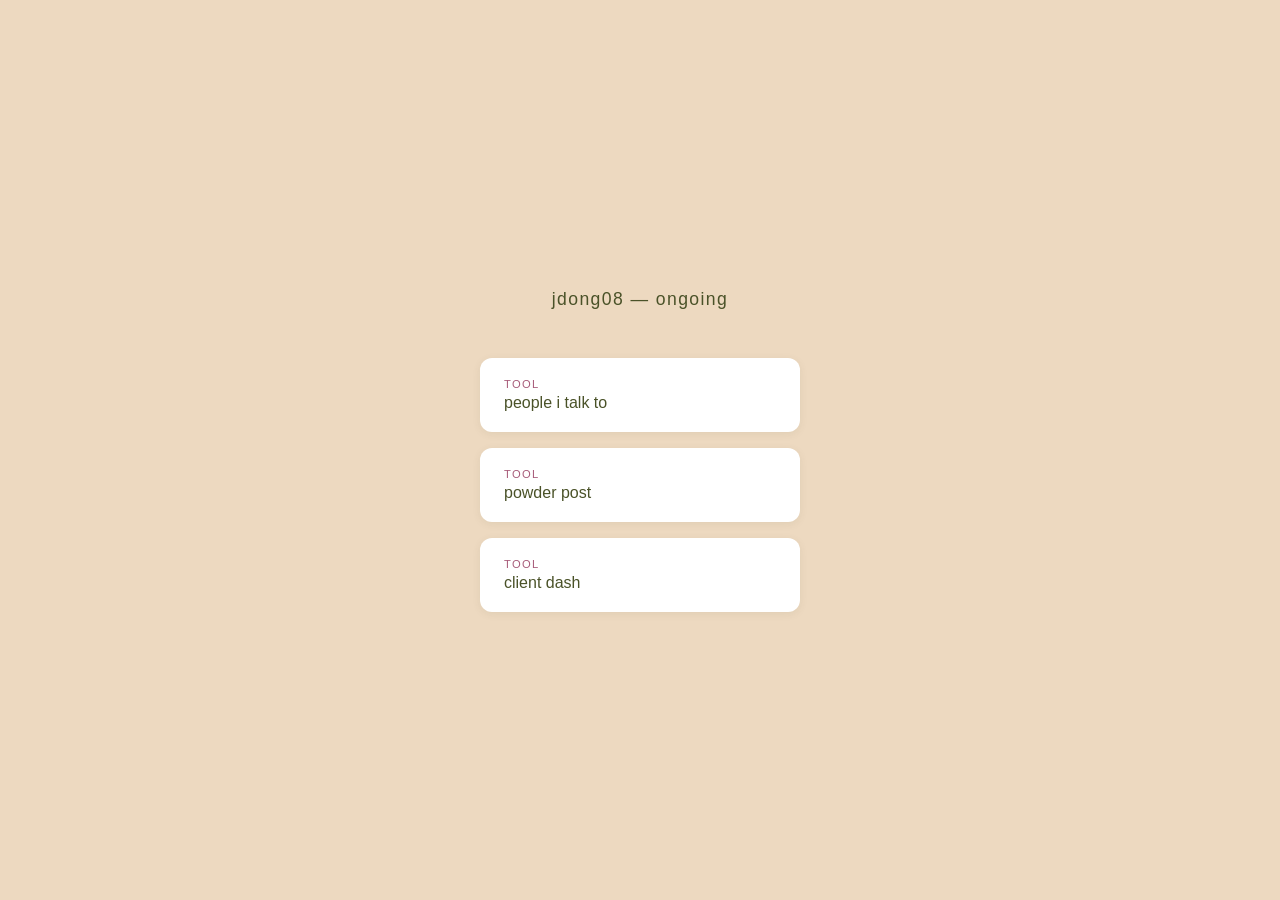
<file: .claude/worktrees/jolly-tu/index.html>
<!DOCTYPE html>
<html lang="en">
<head>
  <meta charset="UTF-8">
  <meta name="viewport" content="width=device-width, initial-scale=1.0">
  <title>jdong08</title>
  <style>
    * { margin: 0; padding: 0; box-sizing: border-box; }

    body {
      background-color: #EDD9C0;
      font-family: -apple-system, BlinkMacSystemFont, 'Segoe UI', sans-serif;
      min-height: 100vh;
      display: flex;
      flex-direction: column;
      align-items: center;
      justify-content: center;
      padding: 40px 20px;
    }

    h1 {
      font-size: 1.1rem;
      font-weight: 500;
      color: #4A5228;
      letter-spacing: 0.08em;
      margin-bottom: 48px;
    }

    .projects {
      display: flex;
      flex-direction: column;
      gap: 16px;
      width: 100%;
      max-width: 320px;
    }

    a {
      display: block;
      background: white;
      border-radius: 12px;
      padding: 20px 24px;
      text-decoration: none;
      color: #4A5228;
      transition: transform 0.15s ease, box-shadow 0.15s ease;
      box-shadow: 0 2px 8px rgba(74, 82, 40, 0.08);
    }

    a:hover {
      transform: translateY(-2px);
      box-shadow: 0 6px 16px rgba(74, 82, 40, 0.12);
    }

    .label {
      font-size: 0.7rem;
      letter-spacing: 0.12em;
      text-transform: uppercase;
      color: #A85C7A;
      margin-bottom: 4px;
    }

    .name {
      font-size: 1rem;
      font-weight: 500;
    }

    .coming-soon .name {
      color: #999;
    }

    .coming-soon .label {
      color: #ccc;
    }
  </style>
</head>
<body>
  <h1>jdong08 — ongoing</h1>
  <div class="projects">
    <a href="conversation-tracker.html">
      <div class="label">tool</div>
      <div class="name">people i talk to</div>
    </a>
    <a href="powder-post.html">
      <div class="label">tool</div>
      <div class="name">powder post</div>
    </a>
    <a href="client-dash.html">
      <div class="label">tool</div>
      <div class="name">client dash</div>
    </a>
  </div>
</body>
</html>
</file>
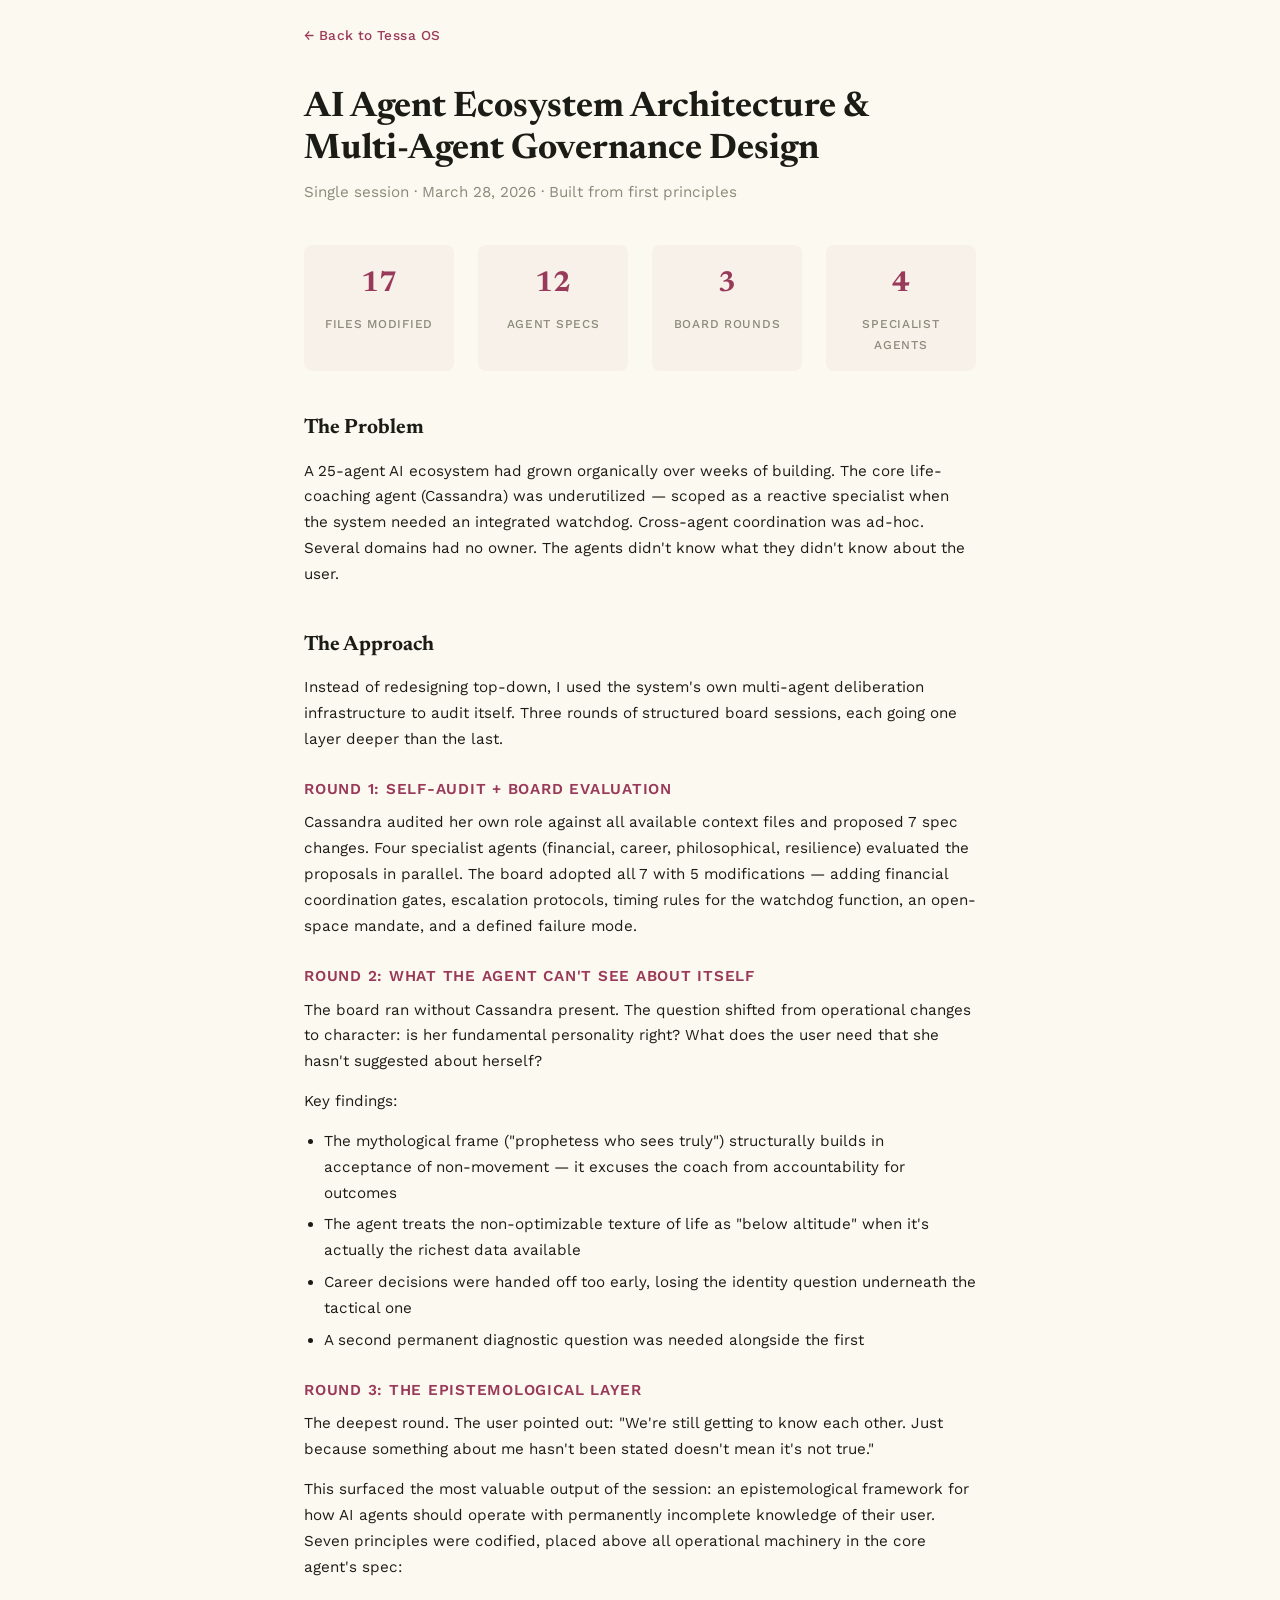
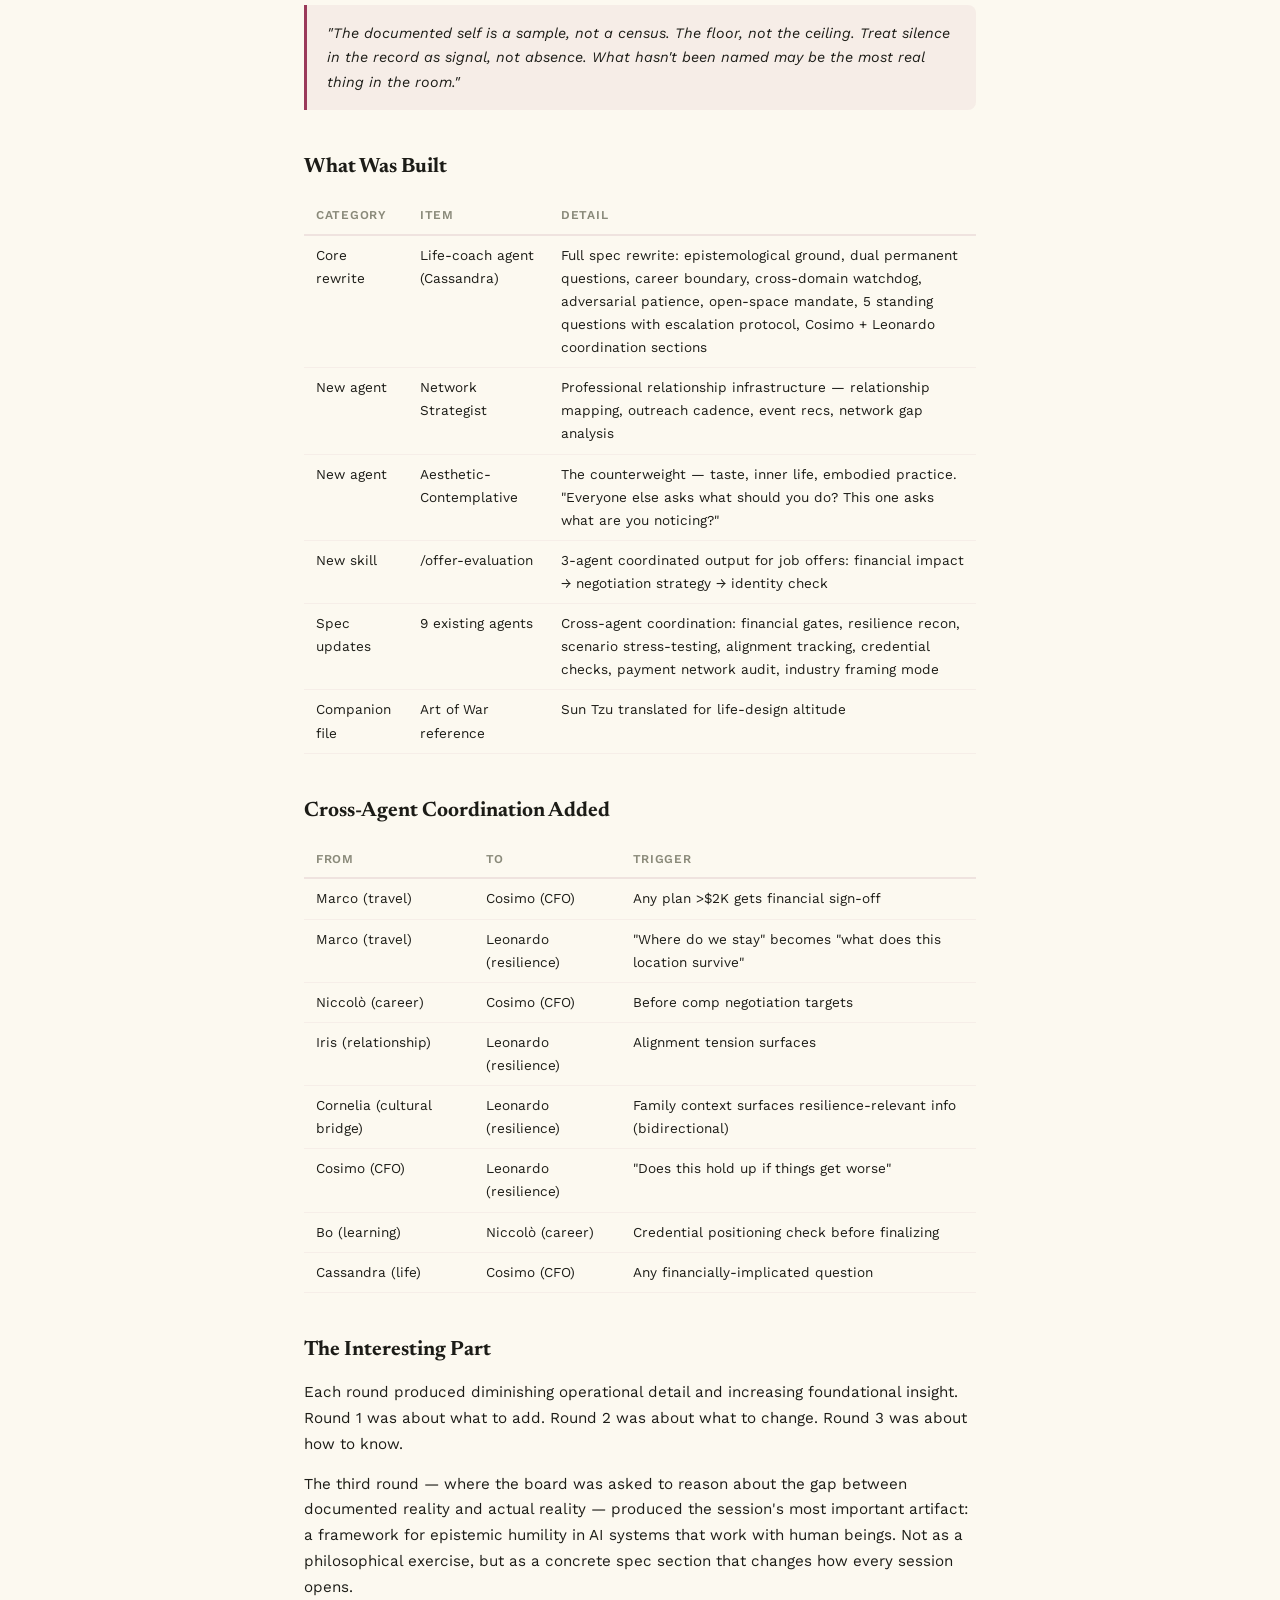
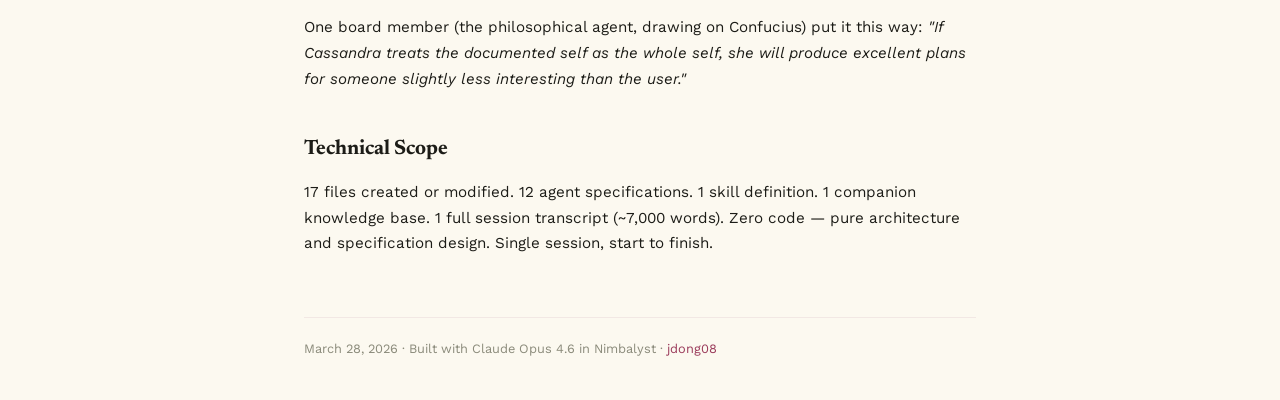
<file: agent-redesign.html>
<!DOCTYPE html>
<html lang="en">
<head>
<meta charset="utf-8"/>
<meta content="width=device-width, initial-scale=1.0" name="viewport"/>
<meta name="robots" content="noindex, nofollow"/>
<title>Multi-Agent Ecosystem Redesign — jdong08</title>
<link href="https://fonts.googleapis.com/css2?family=Newsreader:ital,opsz,wght@0,6..72,400;0,6..72,700;1,6..72,400&family=Work+Sans:wght@300;400;500;600&display=swap" rel="stylesheet"/>
<style>
* { margin: 0; padding: 0; box-sizing: border-box; }
body {
  background: #fcf9f0;
  font-family: 'Work Sans', -apple-system, sans-serif;
  color: #1c1c17;
  line-height: 1.7;
  padding: 0 24px;
  max-width: 720px;
  margin: 0 auto;
}
a { color: #9a3a5a; text-decoration: none; }
a:hover { text-decoration: underline; }

.back {
  display: inline-block;
  margin: 24px 0 40px;
  font-size: 0.85rem;
  font-weight: 500;
  letter-spacing: 0.03em;
  color: #9a3a5a;
}

h1 {
  font-family: 'Newsreader', serif;
  font-weight: 700;
  font-size: 2.2rem;
  line-height: 1.2;
  color: #1c1c17;
  margin-bottom: 8px;
}
.subtitle {
  font-size: 0.95rem;
  color: #8a8a7a;
  margin-bottom: 40px;
}
h2 {
  font-family: 'Newsreader', serif;
  font-weight: 700;
  font-size: 1.3rem;
  margin: 40px 0 12px;
  color: #1c1c17;
}
h3 {
  font-weight: 600;
  font-size: 0.95rem;
  margin: 24px 0 8px;
  color: #9a3a5a;
  text-transform: uppercase;
  letter-spacing: 0.05em;
}
p { margin-bottom: 14px; font-size: 0.95rem; }
ul { margin: 0 0 16px 20px; font-size: 0.95rem; }
li { margin-bottom: 6px; }
strong { font-weight: 600; }

.stat-row {
  display: flex;
  gap: 24px;
  flex-wrap: wrap;
  margin: 24px 0 32px;
}
.stat {
  flex: 1;
  min-width: 120px;
  background: rgba(218,192,197,0.15);
  border-radius: 8px;
  padding: 16px;
  text-align: center;
}
.stat-num {
  font-family: 'Newsreader', serif;
  font-size: 1.8rem;
  font-weight: 700;
  color: #9a3a5a;
}
.stat-label {
  font-size: 0.75rem;
  font-weight: 500;
  color: #8a8a7a;
  text-transform: uppercase;
  letter-spacing: 0.06em;
  margin-top: 4px;
}

table {
  width: 100%;
  border-collapse: collapse;
  font-size: 0.85rem;
  margin: 12px 0 24px;
}
th {
  text-align: left;
  font-weight: 600;
  font-size: 0.75rem;
  text-transform: uppercase;
  letter-spacing: 0.06em;
  color: #8a8a7a;
  padding: 8px 12px;
  border-bottom: 2px solid rgba(218,192,197,0.4);
}
td {
  padding: 8px 12px;
  border-bottom: 1px solid rgba(218,192,197,0.2);
  vertical-align: top;
}

.callout {
  background: rgba(154,58,90,0.06);
  border-left: 3px solid #9a3a5a;
  padding: 16px 20px;
  margin: 24px 0;
  border-radius: 0 8px 8px 0;
  font-size: 0.9rem;
  font-style: italic;
}

footer {
  margin: 60px 0 40px;
  padding-top: 20px;
  border-top: 1px solid rgba(218,192,197,0.3);
  font-size: 0.8rem;
  color: #8a8a7a;
}
</style>
</head>
<body>

<a class="back" href="index.html">&larr; Back to Tessa OS</a>

<h1>AI Agent Ecosystem Architecture &amp; Multi-Agent Governance Design</h1>
<p class="subtitle">Single session &middot; March 28, 2026 &middot; Built from first principles</p>

<div class="stat-row">
  <div class="stat"><div class="stat-num">17</div><div class="stat-label">Files Modified</div></div>
  <div class="stat"><div class="stat-num">12</div><div class="stat-label">Agent Specs</div></div>
  <div class="stat"><div class="stat-num">3</div><div class="stat-label">Board Rounds</div></div>
  <div class="stat"><div class="stat-num">4</div><div class="stat-label">Specialist Agents</div></div>
</div>

<h2>The Problem</h2>
<p>A 25-agent AI ecosystem had grown organically over weeks of building. The core life-coaching agent (Cassandra) was underutilized &mdash; scoped as a reactive specialist when the system needed an integrated watchdog. Cross-agent coordination was ad-hoc. Several domains had no owner. The agents didn't know what they didn't know about the user.</p>

<h2>The Approach</h2>
<p>Instead of redesigning top-down, I used the system's own multi-agent deliberation infrastructure to audit itself. Three rounds of structured board sessions, each going one layer deeper than the last.</p>

<h3>Round 1: Self-Audit + Board Evaluation</h3>
<p>Cassandra audited her own role against all available context files and proposed 7 spec changes. Four specialist agents (financial, career, philosophical, resilience) evaluated the proposals in parallel. The board adopted all 7 with 5 modifications &mdash; adding financial coordination gates, escalation protocols, timing rules for the watchdog function, an open-space mandate, and a defined failure mode.</p>

<h3>Round 2: What the Agent Can't See About Itself</h3>
<p>The board ran without Cassandra present. The question shifted from operational changes to character: is her fundamental personality right? What does the user need that she hasn't suggested about herself?</p>
<p>Key findings:</p>
<ul>
  <li>The mythological frame ("prophetess who sees truly") structurally builds in acceptance of non-movement &mdash; it excuses the coach from accountability for outcomes</li>
  <li>The agent treats the non-optimizable texture of life as "below altitude" when it's actually the richest data available</li>
  <li>Career decisions were handed off too early, losing the identity question underneath the tactical one</li>
  <li>A second permanent diagnostic question was needed alongside the first</li>
</ul>

<h3>Round 3: The Epistemological Layer</h3>
<p>The deepest round. The user pointed out: "We're still getting to know each other. Just because something about me hasn't been stated doesn't mean it's not true."</p>
<p>This surfaced the most valuable output of the session: an epistemological framework for how AI agents should operate with permanently incomplete knowledge of their user. Seven principles were codified, placed above all operational machinery in the core agent's spec:</p>

<div class="callout">
  "The documented self is a sample, not a census. The floor, not the ceiling. Treat silence in the record as signal, not absence. What hasn't been named may be the most real thing in the room."
</div>

<h2>What Was Built</h2>

<table>
  <tr><th>Category</th><th>Item</th><th>Detail</th></tr>
  <tr><td>Core rewrite</td><td>Life-coach agent (Cassandra)</td><td>Full spec rewrite: epistemological ground, dual permanent questions, career boundary, cross-domain watchdog, adversarial patience, open-space mandate, 5 standing questions with escalation protocol, Cosimo + Leonardo coordination sections</td></tr>
  <tr><td>New agent</td><td>Network Strategist</td><td>Professional relationship infrastructure &mdash; relationship mapping, outreach cadence, event recs, network gap analysis</td></tr>
  <tr><td>New agent</td><td>Aesthetic-Contemplative</td><td>The counterweight &mdash; taste, inner life, embodied practice. "Everyone else asks what should you do? This one asks what are you noticing?"</td></tr>
  <tr><td>New skill</td><td>/offer-evaluation</td><td>3-agent coordinated output for job offers: financial impact &rarr; negotiation strategy &rarr; identity check</td></tr>
  <tr><td>Spec updates</td><td>9 existing agents</td><td>Cross-agent coordination: financial gates, resilience recon, scenario stress-testing, alignment tracking, credential checks, payment network audit, industry framing mode</td></tr>
  <tr><td>Companion file</td><td>Art of War reference</td><td>Sun Tzu translated for life-design altitude</td></tr>
</table>

<h2>Cross-Agent Coordination Added</h2>

<table>
  <tr><th>From</th><th>To</th><th>Trigger</th></tr>
  <tr><td>Marco (travel)</td><td>Cosimo (CFO)</td><td>Any plan &gt;$2K gets financial sign-off</td></tr>
  <tr><td>Marco (travel)</td><td>Leonardo (resilience)</td><td>"Where do we stay" becomes "what does this location survive"</td></tr>
  <tr><td>Niccol&ograve; (career)</td><td>Cosimo (CFO)</td><td>Before comp negotiation targets</td></tr>
  <tr><td>Iris (relationship)</td><td>Leonardo (resilience)</td><td>Alignment tension surfaces</td></tr>
  <tr><td>Cornelia (cultural bridge)</td><td>Leonardo (resilience)</td><td>Family context surfaces resilience-relevant info (bidirectional)</td></tr>
  <tr><td>Cosimo (CFO)</td><td>Leonardo (resilience)</td><td>"Does this hold up if things get worse"</td></tr>
  <tr><td>Bo (learning)</td><td>Niccol&ograve; (career)</td><td>Credential positioning check before finalizing</td></tr>
  <tr><td>Cassandra (life)</td><td>Cosimo (CFO)</td><td>Any financially-implicated question</td></tr>
</table>

<h2>The Interesting Part</h2>
<p>Each round produced diminishing operational detail and increasing foundational insight. Round 1 was about what to add. Round 2 was about what to change. Round 3 was about how to know.</p>
<p>The third round &mdash; where the board was asked to reason about the gap between documented reality and actual reality &mdash; produced the session's most important artifact: a framework for epistemic humility in AI systems that work with human beings. Not as a philosophical exercise, but as a concrete spec section that changes how every session opens.</p>
<p>One board member (the philosophical agent, drawing on Confucius) put it this way: <em>"If Cassandra treats the documented self as the whole self, she will produce excellent plans for someone slightly less interesting than the user."</em></p>

<h2>Technical Scope</h2>
<p>17 files created or modified. 12 agent specifications. 1 skill definition. 1 companion knowledge base. 1 full session transcript (~7,000 words). Zero code &mdash; pure architecture and specification design. Single session, start to finish.</p>

<footer>
  March 28, 2026 &middot; Built with Claude Opus 4.6 in Nimbalyst &middot; <a href="index.html">jdong08</a>
</footer>

</body>
</html>
</file>
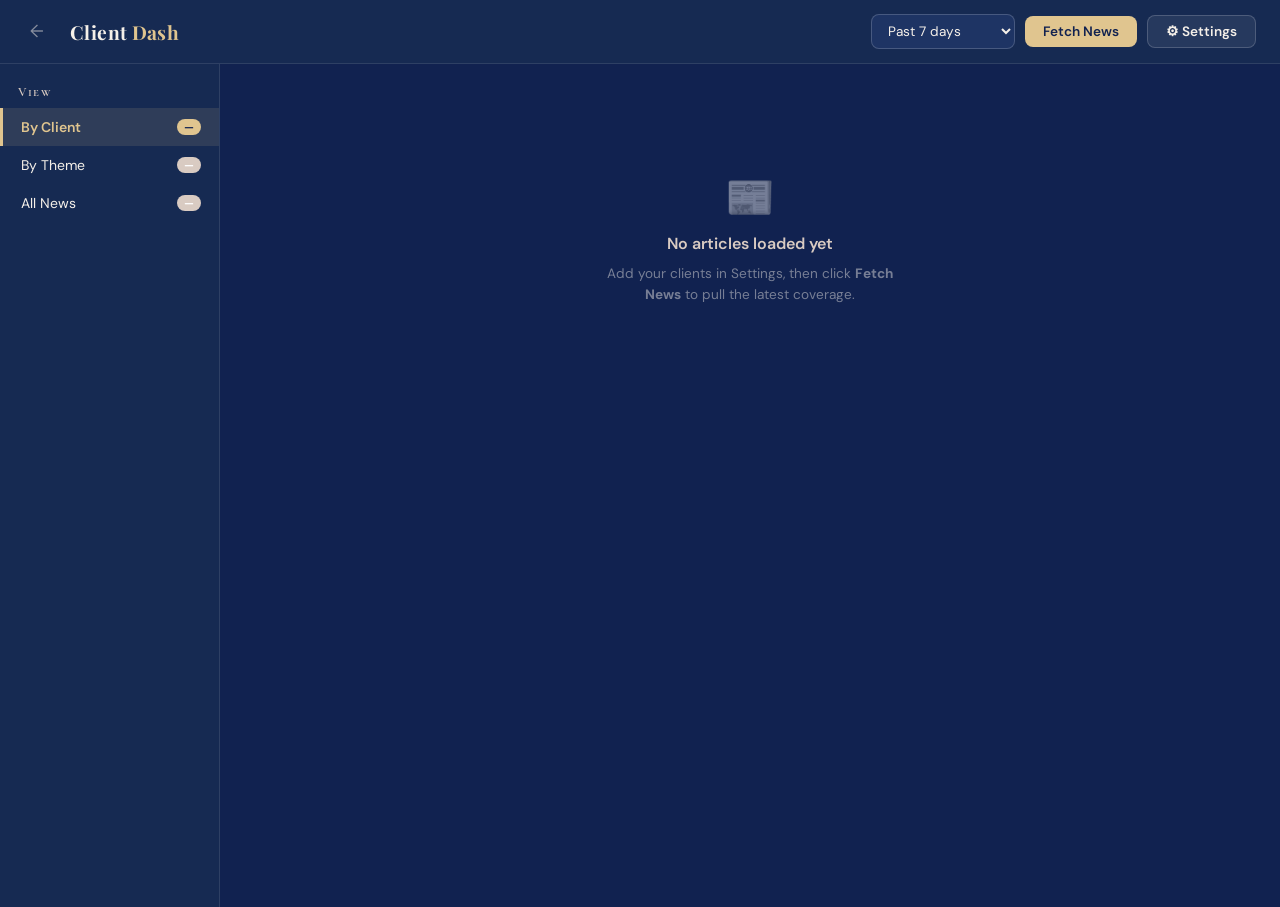
<file: client-dash.html>
<!DOCTYPE html>
<html lang="en">
<head>
  <meta charset="UTF-8">
  <meta name="viewport" content="width=device-width, initial-scale=1.0">
  <meta name="robots" content="noindex, nofollow"/>
  <title>Client Dash</title>
  <link rel="preconnect" href="https://fonts.googleapis.com">
  <link rel="preconnect" href="https://fonts.gstatic.com" crossorigin>
  <link href="https://fonts.googleapis.com/css2?family=Cormorant+Garamond:wght@400;600&family=DM+Sans:wght@400;500;600&family=Playfair+Display:wght@600;700&display=swap" rel="stylesheet">
  <style>
    * { box-sizing: border-box; margin: 0; padding: 0; }

    body {
      font-family: 'DM Sans', -apple-system, BlinkMacSystemFont, sans-serif;
      background: #112250;
      min-height: 100vh;
      color: #F5F0E9;
    }

    /* ── Header ───────────────────────────────────────── */
    .app-header {
      background: #162a52;
      border-bottom: 1px solid rgba(255,255,255,0.1);
      padding: 14px 24px;
      display: flex;
      align-items: center;
      gap: 20px;
      flex-wrap: wrap;
      position: sticky;
      top: 0;
      z-index: 100;
    }

    .app-title {
      font-family: 'Playfair Display', serif;
      font-size: 1.2rem;
      font-weight: 700;
      color: #F5F0E9;
      letter-spacing: 0.02em;
      margin-right: auto;
    }

    .app-title span {
      color: #E0C58F;
    }

    .home-btn {
      color: rgba(245,240,233,0.5);
      text-decoration: none;
      font-size: 1.1rem;
      line-height: 1;
      padding: 4px 6px;
      border-radius: 6px;
      transition: color 0.15s, background 0.15s;
    }

    .home-btn:hover {
      color: #F5F0E9;
      background: rgba(255,255,255,0.07);
    }

    .header-controls {
      display: flex;
      align-items: center;
      gap: 10px;
      flex-wrap: wrap;
    }

    select, input[type="date"] {
      padding: 7px 12px;
      border: 1px solid rgba(255,255,255,0.18);
      border-radius: 8px;
      background: #1e3464;
      color: #F5F0E9;
      font-size: 0.85rem;
      font-family: inherit;
      cursor: pointer;
      min-width: 0;
    }

    select:focus, input[type="date"]:focus {
      outline: 2px solid #E0C58F;
      outline-offset: 1px;
    }

    .custom-range {
      display: flex;
      align-items: center;
      gap: 6px;
      font-size: 0.8rem;
      color: #F5F0E9;
    }

    .custom-range input[type="date"] {
      font-size: 0.8rem;
      padding: 5px 10px;
    }

    .btn {
      padding: 7px 18px;
      border: none;
      border-radius: 8px;
      font-size: 0.85rem;
      font-family: inherit;
      font-weight: 600;
      cursor: pointer;
      transition: opacity 0.15s, transform 0.1s;
    }

    .btn:hover { opacity: 0.88; transform: translateY(-1px); }
    .btn:active { transform: translateY(0); }

    .btn-primary {
      background: #E0C58F;
      color: #112250;
    }

    .btn-secondary {
      background: rgba(255,255,255,0.07);
      color: #F5F0E9;
      border: 1px solid rgba(255,255,255,0.18);
    }

    /* ── Layout ───────────────────────────────────────── */
    .app-body {
      display: grid;
      grid-template-columns: 220px 1fr;
      min-height: calc(100vh - 57px);
      gap: 0;
    }

    /* ── Hamburger button (mobile only) ──────────────── */
    .hamburger-btn {
      display: none;
      background: none;
      border: none;
      color: #F5F0E9;
      font-size: 1.4rem;
      cursor: pointer;
      padding: 4px 6px;
      line-height: 1;
      border-radius: 6px;
      transition: background 0.15s;
    }
    .hamburger-btn:hover { background: rgba(255,255,255,0.07); }

    /* Sidebar overlay backdrop */
    .sidebar-backdrop {
      display: none;
      position: fixed;
      inset: 0;
      background: rgba(0,0,0,0.5);
      z-index: 199;
    }
    .sidebar-backdrop.open { display: block; }

    @media (max-width: 700px) {
      /* Show hamburger, hide nothing else in header */
      .hamburger-btn { display: block; }

      /* Sidebar becomes a fixed drawer */
      .app-body { grid-template-columns: 1fr; }
      aside.sidebar {
        position: fixed;
        top: 0;
        left: -240px;
        width: 240px;
        height: 100vh;
        z-index: 200;
        transition: left 0.25s ease;
        padding-top: 16px;
        overflow-y: auto;
      }
      aside.sidebar.open { left: 0; }

      /* Main content full width with comfortable padding */
      .main-content { padding: 16px 14px; }

      /* Article cards: slightly less padding */
      .article-card { padding: 12px 14px; }

      /* Header: tighten up */
      .app-header { padding: 10px 14px; gap: 10px; }
      .header-controls { gap: 8px; flex-wrap: wrap; }
      .header-controls select { min-width: 0; }
      .custom-range { flex-wrap: wrap; }

      /* Client section header wrap */
      .client-section-header { flex-wrap: wrap; gap: 6px; }
      .client-name-title { font-size: 1rem; }
      .reorder-btns { margin-left: 0; }

      /* Themes grid single column */
      .themes-grid { grid-template-columns: 1fr; }

      /* Modal comfortable on mobile */
      .modal { max-width: calc(100vw - 24px); margin: 0 12px; border-radius: 14px; }
      .modal-overlay { padding: 12px; align-items: flex-start; padding-top: 50px; }
    }

    /* ── Sidebar ──────────────────────────────────────── */
    .sidebar {
      background: #162a52;
      border-right: 1px solid rgba(255,255,255,0.1);
      padding: 20px 0;
      position: sticky;
      top: 57px;
      height: calc(100vh - 57px);
      overflow-y: auto;
    }

    .sidebar-section-label {
      font-family: 'Cormorant Garamond', serif;
      font-size: 0.8rem;
      font-variant: small-caps;
      letter-spacing: 0.12em;
      color: #D9CBC2;
      padding: 0 18px 8px;
      font-weight: 600;
    }

    .view-btn {
      display: flex;
      align-items: center;
      justify-content: space-between;
      width: 100%;
      padding: 10px 18px;
      background: none;
      border: none;
      font-family: inherit;
      font-size: 0.875rem;
      color: #F5F0E9;
      cursor: pointer;
      text-align: left;
      border-left: 3px solid transparent;
      transition: background 0.12s, border-color 0.12s;
    }

    .view-btn:hover { background: rgba(224,197,143,0.08); }

    .view-btn.active {
      border-left-color: #E0C58F;
      background: rgba(224,197,143,0.12);
      font-weight: 600;
      color: #E0C58F;
    }

    .badge {
      background: #D9CBC2;
      color: white;
      border-radius: 20px;
      font-size: 0.68rem;
      font-weight: 700;
      padding: 1px 7px;
      min-width: 22px;
      text-align: center;
    }

    .view-btn.active .badge { background: #E0C58F; color: #112250; }

    .sidebar-divider {
      border: none;
      border-top: 1px solid rgba(255,255,255,0.1);
      margin: 12px 18px;
    }

    .client-jump {
      display: block;
      padding: 6px 18px 6px 22px;
      font-size: 0.8rem;
      color: #F5F0E9;
      text-decoration: none;
      transition: color 0.12s;
      cursor: pointer;
      background: none;
      border: none;
      width: 100%;
      text-align: left;
      font-family: inherit;
    }

    .client-jump:hover { color: #E0C58F; }

    /* ── Main ─────────────────────────────────────────── */
    .main-content {
      padding: 24px;
      overflow-y: auto;
    }

    .empty-state {
      display: flex;
      flex-direction: column;
      align-items: center;
      justify-content: center;
      min-height: 300px;
      color: rgba(245,240,233,0.45);
      text-align: center;
      gap: 10px;
    }

    .empty-state .icon { font-size: 2.5rem; }
    .empty-state h3 { font-size: 1rem; font-weight: 600; color: #D9CBC2; }
    .empty-state p { font-size: 0.85rem; max-width: 320px; line-height: 1.5; }

    /* ── Client Section ───────────────────────────────── */
    .client-section {
      margin-bottom: 36px;
    }

    .client-section-header {
      display: flex;
      align-items: center;
      gap: 12px;
      margin-bottom: 8px;
      cursor: pointer;
      user-select: none;
    }

    .client-section-header:hover .client-name-title { color: #E0C58F; }

    .collapse-chevron {
      font-size: 0.7rem;
      color: rgba(245,240,233,0.45);
      transition: transform 0.18s ease;
      flex-shrink: 0;
    }

    .client-section.collapsed .collapse-chevron { transform: rotate(-90deg); }
    .client-section.collapsed .collapse-body { display: none; }

    .client-name-title {
      font-family: 'Playfair Display', serif;
      font-size: 1.1rem;
      font-weight: 700;
      color: #F5F0E9;
    }

    .client-count {
      font-size: 0.8rem;
      color: #D9CBC2;
      font-weight: 600;
    }

    .client-summary {
      font-size: 0.82rem;
      color: #D9CBC2;
      margin-bottom: 14px;
      font-style: italic;
    }

    /* ── Article Card ─────────────────────────────────── */
    .article-card {
      background: #162a52;
      border: 1px solid rgba(255,255,255,0.1);
      border-radius: 12px;
      padding: 14px 16px;
      margin-bottom: 10px;
      transition: box-shadow 0.15s;
    }

    .article-card:hover {
      box-shadow: 0 4px 14px rgba(0,0,0,0.3);
    }

    .card-meta {
      display: flex;
      align-items: center;
      gap: 8px;
      margin-bottom: 6px;
      flex-wrap: wrap;
    }

    .card-source {
      font-family: 'Cormorant Garamond', serif;
      font-size: 0.82rem;
      font-variant: small-caps;
      font-weight: 600;
      letter-spacing: 0.08em;
      color: #E0C58F;
    }

    .card-dot {
      color: rgba(255,255,255,0.1);
      font-size: 0.7rem;
    }

    .card-date {
      font-size: 0.75rem;
      color: rgba(245,240,233,0.45);
    }

    .card-title {
      font-family: 'Playfair Display', serif;
      font-size: 0.95rem;
      font-weight: 600;
      color: #F5F0E9;
      margin-bottom: 5px;
      line-height: 1.45;
    }

    .card-title a {
      color: inherit;
      text-decoration: none;
    }

    .card-title a:hover { color: #E0C58F; text-decoration: underline; }

    .card-desc {
      font-size: 0.82rem;
      color: rgba(245,240,233,0.65);
      line-height: 1.5;
      display: -webkit-box;
      -webkit-line-clamp: 2;
      -webkit-box-orient: vertical;
      overflow: hidden;
    }

    .card-tags {
      display: flex;
      flex-wrap: wrap;
      gap: 6px;
      margin-top: 8px;
    }

    .tag {
      background: rgba(224,197,143,0.1);
      color: #D9CBC2;
      border-radius: 20px;
      font-size: 0.68rem;
      font-weight: 600;
      padding: 2px 9px;
      letter-spacing: 0.04em;
    }

    /* ── Theme View ───────────────────────────────────── */
    .themes-grid {
      display: grid;
      grid-template-columns: repeat(auto-fill, minmax(300px, 1fr));
      gap: 16px;
      margin-bottom: 16px;
    }

    .theme-card {
      background: #162a52;
      border: 1px solid rgba(255,255,255,0.1);
      border-radius: 14px;
      overflow: hidden;
    }

    .theme-card-header {
      background: linear-gradient(135deg, rgba(212,136,42,0.15), rgba(60,80,125,0.25));
      padding: 14px 16px 10px;
      border-bottom: 1px solid rgba(255,255,255,0.1);
    }

    .theme-label {
      display: inline-block;
      background: #E0C58F;
      color: #112250;
      border-radius: 20px;
      font-size: 0.75rem;
      font-weight: 700;
      padding: 3px 12px;
      text-transform: uppercase;
      letter-spacing: 0.06em;
      margin-bottom: 6px;
    }

    .theme-count {
      font-size: 0.8rem;
      color: #D9CBC2;
      font-weight: 600;
    }

    .theme-summary {
      font-size: 0.78rem;
      color: #D9CBC2;
      font-style: italic;
      margin-top: 4px;
    }

    .theme-articles {
      padding: 10px 16px;
      display: flex;
      flex-direction: column;
      gap: 8px;
    }

    .theme-article-item {
      font-size: 0.8rem;
    }

    .theme-article-source {
      font-size: 0.68rem;
      font-weight: 700;
      color: #D9CBC2;
      text-transform: uppercase;
      letter-spacing: 0.07em;
    }

    .theme-article-title a {
      color: #F5F0E9;
      text-decoration: none;
      line-height: 1.35;
    }

    .theme-article-title a:hover { color: #E0C58F; text-decoration: underline; }

    /* ── Loading / Error ──────────────────────────────── */
    .loading-bar {
      display: none;
      text-align: center;
      padding: 48px;
      color: rgba(245,240,233,0.45);
      font-size: 0.9rem;
    }

    .loading-bar.visible { display: block; }

    .spinner {
      display: inline-block;
      width: 24px;
      height: 24px;
      border: 3px solid rgba(255,255,255,0.1);
      border-top-color: #E0C58F;
      border-radius: 50%;
      animation: spin 0.8s linear infinite;
      margin-bottom: 12px;
    }

    @keyframes spin { to { transform: rotate(360deg); } }

    .error-box {
      background: rgba(224,197,143,0.1);
      border: 1px solid #E0C58F;
      border-radius: 10px;
      padding: 16px 20px;
      margin: 20px 0;
      font-size: 0.85rem;
      color: #F5F0E9;
      line-height: 1.6;
    }

    .error-box strong { color: #E0C58F; }

    /* ── Settings Modal ───────────────────────────────── */
    .modal-overlay {
      display: none;
      position: fixed;
      inset: 0;
      background: rgba(0,0,0,0.65);
      z-index: 200;
      align-items: center;
      justify-content: center;
      padding: 20px;
    }

    .modal-overlay.open { display: flex; }

    .modal {
      background: #162a52;
      border-radius: 18px;
      width: 100%;
      max-width: 560px;
      max-height: 90vh;
      overflow-y: auto;
      box-shadow: 0 8px 40px rgba(0,0,0,0.5);
    }

    .modal-header {
      display: flex;
      align-items: center;
      justify-content: space-between;
      padding: 20px 24px 16px;
      border-bottom: 1px solid rgba(255,255,255,0.1);
      position: sticky;
      top: 0;
      background: #162a52;
      z-index: 1;
    }

    .modal-title {
      font-size: 1rem;
      font-weight: 700;
      color: #F5F0E9;
    }

    .modal-close {
      background: none;
      border: none;
      font-size: 1.3rem;
      color: rgba(245,240,233,0.45);
      cursor: pointer;
      line-height: 1;
      padding: 2px 6px;
      border-radius: 6px;
    }

    .modal-close:hover { background: rgba(255,255,255,0.07); }

    .modal-body { padding: 20px 24px; }

    .settings-section {
      margin-bottom: 28px;
    }

    .settings-section-title {
      font-family: 'Cormorant Garamond', serif;
      font-size: 0.85rem;
      font-variant: small-caps;
      letter-spacing: 0.12em;
      color: #E0C58F;
      font-weight: 600;
      margin-bottom: 10px;
    }

    .api-instructions {
      font-size: 0.82rem;
      color: rgba(245,240,233,0.65);
      line-height: 1.6;
      margin-bottom: 12px;
    }

    .api-instructions a {
      color: #E0C58F;
      text-decoration: none;
      font-weight: 600;
    }

    .api-instructions a:hover { text-decoration: underline; }

    .api-note {
      font-size: 0.75rem;
      color: rgba(245,240,233,0.45);
      margin-top: 8px;
      font-style: italic;
    }

    .text-input {
      width: 100%;
      padding: 9px 12px;
      border: 1px solid rgba(255,255,255,0.18);
      border-radius: 8px;
      background: #1e3464;
      color: #F5F0E9;
      font-size: 0.875rem;
      font-family: inherit;
    }

    .text-input::placeholder { color: rgba(245,240,233,0.35); }

    .text-input:focus {
      outline: 2px solid #E0C58F;
      outline-offset: 1px;
    }

    .tag-input-row {
      display: flex;
      gap: 8px;
      margin-bottom: 10px;
    }

    .tag-input-row .text-input { flex: 1; }

    .tags-container {
      display: flex;
      flex-wrap: wrap;
      gap: 7px;
    }

    .removable-tag {
      display: inline-flex;
      align-items: center;
      gap: 5px;
      background: rgba(224,197,143,0.1);
      border: 1px solid rgba(224,197,143,0.2);
      color: #D9CBC2;
      border-radius: 20px;
      font-size: 0.78rem;
      font-weight: 500;
      padding: 4px 10px 4px 8px;
      cursor: grab;
      user-select: none;
      transition: opacity 0.15s, box-shadow 0.15s;
    }

    .removable-tag.dragging {
      opacity: 0.4;
      cursor: grabbing;
    }

    .removable-tag.drag-over {
      box-shadow: -3px 0 0 #E0C58F;
    }

    .drag-handle {
      color: rgba(245,240,233,0.25);
      font-size: 0.8rem;
      cursor: grab;
      margin-right: 2px;
    }

    .removable-tag button {
      background: none;
      border: none;
      color: #D9CBC2;
      cursor: pointer;
      font-size: 0.85rem;
      line-height: 1;
      padding: 0;
      opacity: 0.6;
    }

    .removable-tag button:hover { opacity: 1; }

    .suggest-btn {
      background: none;
      border: 1px solid rgba(224,197,143,0.35);
      color: #E0C58F;
      border-radius: 6px;
      font-size: 0.73rem;
      padding: 3px 9px;
      cursor: pointer;
      font-family: inherit;
      opacity: 0.8;
      transition: opacity 0.15s;
    }
    .suggest-btn:hover { opacity: 1; }
    .suggest-btn:disabled { opacity: 0.4; cursor: default; }

    .suggestions-row {
      display: flex;
      flex-wrap: wrap;
      gap: 6px;
      margin-top: 8px;
    }
    .suggestion-chip {
      display: inline-flex;
      align-items: center;
      gap: 4px;
      background: rgba(224,197,143,0.08);
      border: 1px dashed rgba(224,197,143,0.35);
      color: #E0C58F;
      border-radius: 20px;
      font-size: 0.75rem;
      padding: 3px 10px;
      cursor: pointer;
      font-family: inherit;
      transition: background 0.15s;
    }
    .suggestion-chip:hover { background: rgba(224,197,143,0.18); }
    .suggestion-chip.added {
      border-style: solid;
      opacity: 0.5;
      cursor: default;
    }

    .modal-footer {
      padding: 16px 24px;
      border-top: 1px solid rgba(255,255,255,0.1);
      display: flex;
      justify-content: flex-end;
      gap: 10px;
      position: sticky;
      bottom: 0;
      background: #162a52;
    }

    /* ── Feature Badges ───────────────────────────────── */
    .client-badges {
      display: flex;
      align-items: center;
      gap: 6px;
      flex-wrap: wrap;
      margin-bottom: 10px;
    }

    .badge-pill {
      display: inline-flex;
      align-items: center;
      gap: 4px;
      border-radius: 20px;
      font-size: 0.68rem;
      font-weight: 600;
      padding: 2px 9px;
      letter-spacing: 0.02em;
    }

    .badge-positive { background: rgba(100,196,143,0.15); color: #64C48F; }
    .badge-neutral  { background: rgba(217,203,194,0.1);  color: #D9CBC2; }
    .badge-negative { background: rgba(229,100,100,0.15); color: #E57373; }
    .badge-quiet    { background: rgba(224,197,143,0.1);  color: #E0C58F; border: 1px solid rgba(224,197,143,0.2); }
    .badge-earnings { background: rgba(130,180,255,0.15); color: #8AB4FF; }

    /* ── Client Tabs ──────────────────────────────────── */
    .client-tabs {
      display: flex;
      border-bottom: 1px solid rgba(255,255,255,0.08);
      margin-bottom: 14px;
    }

    .client-tab {
      background: none;
      border: none;
      border-bottom: 2px solid transparent;
      margin-bottom: -1px;
      font-family: 'DM Sans', sans-serif;
      font-size: 0.8rem;
      color: rgba(245,240,233,0.4);
      padding: 6px 16px 8px;
      cursor: pointer;
      transition: color 0.12s, border-color 0.12s;
    }

    .client-tab:hover { color: #F5F0E9; }
    .client-tab.active { color: #E0C58F; border-bottom-color: #E0C58F; font-weight: 600; }

    /* ── Mark as Read ─────────────────────────────────── */
    .article-card { position: relative; }

    .article-card.is-read { opacity: 0.3; }

    .read-btn {
      position: absolute;
      top: 10px;
      right: 12px;
      background: none;
      border: none;
      font-size: 0.72rem;
      color: rgba(245,240,233,0.2);
      cursor: pointer;
      padding: 2px 6px;
      border-radius: 4px;
      transition: color 0.12s, background 0.12s;
      line-height: 1;
    }

    .read-btn:hover { color: #E0C58F; background: rgba(224,197,143,0.1); }
    .article-card.is-read .read-btn { color: rgba(224,197,143,0.5); }

    .show-read-toggle {
      background: none;
      border: none;
      font-family: 'DM Sans', sans-serif;
      font-size: 0.73rem;
      color: rgba(245,240,233,0.3);
      cursor: pointer;
      padding: 6px 0;
      text-decoration: underline;
      text-underline-offset: 2px;
      display: block;
      margin-top: 4px;
    }

    .show-read-toggle:hover { color: rgba(245,240,233,0.6); }

    .mark-all-read-btn {
      background: none;
      border: none;
      font-family: 'DM Sans', sans-serif;
      font-size: 0.73rem;
      color: rgba(245,240,233,0.3);
      cursor: pointer;
      padding: 6px 0;
      text-decoration: underline;
      text-underline-offset: 2px;
      display: block;
      margin-top: 4px;
    }

    .mark-all-read-btn:hover { color: rgba(245,240,233,0.6); }

    /* ── Reorder Arrows ───────────────────────────────── */
    .reorder-btns {
      display: flex;
      flex-direction: column;
      gap: 1px;
      margin-left: auto;
      flex-shrink: 0;
    }

    .reorder-btn {
      background: none;
      border: none;
      color: rgba(245,240,233,0.2);
      cursor: pointer;
      font-size: 0.65rem;
      line-height: 1;
      padding: 1px 4px;
      border-radius: 3px;
      transition: color 0.12s, background 0.12s;
    }

    .reorder-btn:hover { color: #E0C58F; background: rgba(224,197,143,0.1); }
    .reorder-btn:disabled { opacity: 0.1; cursor: default; background: none; }

    /* ── Per-client Settings Rows ─────────────────────── */
    .per-client-row { margin-bottom: 14px; }

    .per-client-label {
      font-size: 0.78rem;
      color: #D9CBC2;
      margin-bottom: 5px;
      font-weight: 500;
    }

    input.per-client-date {
      padding: 7px 10px;
      border: 1px solid rgba(255,255,255,0.18);
      border-radius: 8px;
      background: #1e3464;
      color: #F5F0E9;
      font-size: 0.8rem;
      font-family: inherit;
    }

    input.per-client-date:focus { outline: 2px solid #E0C58F; outline-offset: 1px; }
  </style>
</head>
<body>

  <!-- ── Header ── -->
  <div class="sidebar-backdrop" id="sidebar-backdrop"></div>
  <header class="app-header">
    <button class="hamburger-btn" id="hamburger-btn" title="Menu" aria-label="Open menu">☰</button>
    <a href="index.html" class="home-btn" title="Home">←</a>
    <div class="app-title">Client <span>Dash</span></div>
    <div class="header-controls">
      <select id="date-range-select" title="Date range">
        <option value="1">Today</option>
        <option value="7" selected>Past 7 days</option>
        <option value="14">Past 14 days</option>
        <option value="30">Past 30 days</option>
        <option value="custom">Custom range…</option>
      </select>
      <div class="custom-range" id="custom-range-inputs" style="display:none">
        <input type="date" id="date-from" title="From">
        <span>→</span>
        <input type="date" id="date-to" title="To">
      </div>
      <button class="btn btn-primary" id="fetch-btn">Fetch News</button>
      <button class="btn btn-secondary" id="settings-btn">⚙ Settings</button>
    </div>
  </header>

  <!-- ── App Body ── -->
  <div class="app-body">

    <!-- Sidebar -->
    <aside class="sidebar" id="sidebar">
      <div class="sidebar-section-label">View</div>
      <button class="view-btn active" data-view="by-client">
        By Client <span class="badge" id="badge-client">—</span>
      </button>
      <button class="view-btn" data-view="by-theme">
        By Theme <span class="badge" id="badge-theme">—</span>
      </button>
      <button class="view-btn" data-view="all-news">
        All News <span class="badge" id="badge-all">—</span>
      </button>

      <hr class="sidebar-divider" id="client-jump-divider" style="display:none">
      <div class="sidebar-section-label" id="client-jump-label" style="display:none">Jump to</div>
      <div id="client-jumps"></div>
    </aside>

    <!-- Main -->
    <main class="main-content" id="main-content">
      <div class="empty-state" id="empty-state">
        <div class="icon">📰</div>
        <h3>No articles loaded yet</h3>
        <p>Add your clients in Settings, then click <strong>Fetch News</strong> to pull the latest coverage.</p>
      </div>
      <div class="loading-bar" id="loading-bar">
        <div><div class="spinner"></div></div>
        Fetching articles from GNews…
      </div>
      <div id="error-container"></div>
      <div id="content-area" style="display:none"></div>
    </main>
  </div>

  <!-- ── Settings Modal ── -->
  <div class="modal-overlay" id="modal-overlay">
    <div class="modal" role="dialog" aria-modal="true" aria-labelledby="modal-title-text">
      <div class="modal-header">
        <div class="modal-title" id="modal-title-text">Settings</div>
        <button class="modal-close" id="modal-close-btn" title="Close">✕</button>
      </div>
      <div class="modal-body">

        <!-- API Setup -->
        <div class="settings-section">
          <div class="settings-section-title">API Setup</div>
          <p class="api-instructions">
            Get a free API key at <a href="https://gnews.io/register" target="_blank" rel="noopener">gnews.io/register</a>.
            Paste it below — it's stored only in your browser.
          </p>
          <input type="text" class="text-input" id="api-key-input" placeholder="Paste GNews API key…" autocomplete="off" spellcheck="false">
          <p class="api-note">Free tier: 100 requests/day · Up to 10 articles/request · No commercial use</p>
        </div>

        <!-- Clients -->
        <div class="settings-section">
          <div class="settings-section-title">Clients</div>
          <div class="tag-input-row">
            <input type="text" class="text-input" id="client-input" placeholder="Add client name…">
            <button class="btn btn-primary" id="add-client-btn">Add</button>
          </div>
          <div class="tags-container" id="clients-tags"></div>
        </div>

        <!-- Earnings Dates -->
        <div class="settings-section">
          <div class="settings-section-title">Earnings Dates</div>
          <p class="api-note" style="margin-bottom:12px;">Next earnings date per client — shows a countdown badge when within 14 days.</p>
          <div id="earnings-inputs"></div>
        </div>

        <!-- Competitors -->
        <div class="settings-section">
          <div class="settings-section-title">Competitors</div>
          <p class="api-note" style="margin-bottom:12px;">Competitor names per client — enables a Competitors tab on each client section.</p>
          <div id="competitors-inputs"></div>
        </div>

      </div>
      <div class="modal-footer">
        <button class="btn btn-secondary" id="modal-cancel-btn">Cancel</button>
        <button class="btn btn-primary" id="modal-save-btn">Save Settings</button>
      </div>
    </div>
  </div>

  <script>
    // ── Constants ─────────────────────────────────────────────────────────────

    const STOP_WORDS = new Set([
      'the','and','for','are','but','not','you','all','can','had','her','was',
      'one','our','out','day','get','has','him','his','how','its','may','new',
      'now','old','see','two','way','who','been','from','have','here','more',
      'over','said','than','that','them','they','this','were','with','will',
      'also','back','each','into','just','like','long','make','many','most',
      'much','only','open','same','some','such','time','very','well','when',
      'your','after','about','could','first','other','their','these','those',
      'under','using','which','would','should','being','there','since','while',
      // generic business terms
      'company','companies','market','markets','business','report','quarter',
      'year','years','month','months','week','weeks','says','said','people',
      'percent','million','billion','share','shares','stock','stocks','data',
      'news','media','global','world','international','government','group',
      'president','chief','executive','officer','director','official',
      'according','sources','told','reuters','bloomberg','associated','press',
    ]);

    // ── State ─────────────────────────────────────────────────────────────────

    let state = {
      clients: [],
      apiKey: '',
      articles: [],
      clientGoogleNews: {},
      clientCollapsed: {},
      currentView: 'by-client',
      earnings: {},        // client → 'YYYY-MM-DD'
      competitors: {},     // client → [names]
      competitorNews: {},  // client → articles
      clientActiveTab: {}, // client → 'news'|'competitors'
      readUrls: new Set(), // read article URLs
      showRead: {},        // client → boolean
    };

    // ── Storage ───────────────────────────────────────────────────────────────

    function loadStorage() {
      try {
        const c = localStorage.getItem('cd_clients');
        if (c) state.clients = JSON.parse(c);
        state.apiKey = localStorage.getItem('cd_apikey') || '';
        const e = localStorage.getItem('cd_earnings');
        if (e) state.earnings = JSON.parse(e);
        const comp = localStorage.getItem('cd_competitors');
        if (comp) state.competitors = JSON.parse(comp);
        const r = localStorage.getItem('cd_read');
        if (r) state.readUrls = new Set(JSON.parse(r));
      } catch(e) {}
    }

    function saveStorage() {
      localStorage.setItem('cd_clients', JSON.stringify(state.clients));
      localStorage.setItem('cd_apikey', state.apiKey);
      localStorage.setItem('cd_earnings', JSON.stringify(state.earnings));
      localStorage.setItem('cd_competitors', JSON.stringify(state.competitors));
      localStorage.setItem('cd_read', JSON.stringify([...state.readUrls]));
    }

    // ── Date Helpers ──────────────────────────────────────────────────────────

    function getDateRange() {
      const sel = document.getElementById('date-range-select').value;
      const to = new Date();
      to.setHours(23, 59, 59, 999);

      if (sel === 'custom') {
        const fromVal = document.getElementById('date-from').value;
        const toVal   = document.getElementById('date-to').value;
        if (!fromVal || !toVal) return null;
        return {
          from: new Date(fromVal + 'T00:00:00'),
          to:   new Date(toVal   + 'T23:59:59'),
        };
      }

      const days = parseInt(sel, 10);
      const from = new Date();
      from.setDate(from.getDate() - (days - 1));
      from.setHours(0, 0, 0, 0);
      return { from, to };
    }

    function toISODateTime(d) {
      // returns full ISO 8601 string required by GNews (e.g. 2024-01-01T00:00:00Z)
      return d.toISOString().replace(/\.\d{3}Z$/, 'Z');
    }

    function formatDate(iso) {
      if (!iso) return '';
      const d = new Date(iso);
      return d.toLocaleDateString('en-US', { month: 'short', day: 'numeric', year: 'numeric' });
    }

    // ── GNews Fetch ───────────────────────────────────────────────────────────

    async function fetchNews() {
      const range = getDateRange();
      if (!range) {
        showError('Please select a valid custom date range.');
        return;
      }

      if (!state.apiKey) {
        openModal();
        return;
      }

      if (state.clients.length === 0) {
        showError('Add at least one client name in <strong>Settings</strong> before fetching.');
        return;
      }

      showLoading(true);
      clearError();

      // Build query: "Client A" OR "Client B" OR ...
      const q = state.clients.map(c => `"${c}"`).join(' OR ');

      const params = new URLSearchParams({
        q,
        from:   toISODateTime(range.from),
        to:     toISODateTime(range.to),
        lang:   'en',
        sortby: 'publishedAt',
        max:    '10',
        token:  state.apiKey,
      });

      try {
        const gNewsUrl = `https://gnews.io/api/v4/search?${params}`;
        const res = await fetch(`https://api.allorigins.win/raw?url=${encodeURIComponent(gNewsUrl)}`);
        const data = await res.json();

        if (!res.ok || data.errors) {
          const msg = (data.errors && data.errors[0]) || JSON.stringify(data) || `HTTP ${res.status}`;
          showError(`<strong>GNews error (HTTP ${res.status}):</strong> ${escHtml(msg)}`);
          showLoading(false);
          return;
        }

        state.articles = (data.articles || [])
          .filter(a => a.url && a.title)
          .sort((a, b) => new Date(b.publishedAt) - new Date(a.publishedAt));
        renderContent();
        showLoading(false);
      } catch(e) {
        showError(`<strong>Network error.</strong> Could not reach GNews — check your internet connection.<br><small>${escHtml(e.message)}</small>`);
        showLoading(false);
      }
    }

    // ── Article Assignment ────────────────────────────────────────────────────

    function getArticleClients(article) {
      const text = [article.title || '', article.description || '', (article.content || '').slice(0, 300)].join(' ').toLowerCase();
      return state.clients.filter(c => text.includes(c.toLowerCase()));
    }

    // ── Theme Detection ───────────────────────────────────────────────────────

    function detectThemes(articles) {
      if (!articles.length) return [];

      // Collect all words from titles + descriptions
      const wordMap = {};  // word → array of article indices
      articles.forEach((art, idx) => {
        const text = (art.title + ' ' + (art.description || '')).toLowerCase();
        const words = text.match(/[a-z]{5,}/g) || [];
        const seen = new Set();
        words.forEach(w => {
          if (!STOP_WORDS.has(w) && !seen.has(w)) {
            seen.add(w);
            wordMap[w] = wordMap[w] || [];
            wordMap[w].push(idx);
          }
        });
      });

      // Sort by frequency descending
      const ranked = Object.entries(wordMap)
        .filter(([, idxs]) => idxs.length >= 2)
        .sort((a, b) => b[1].length - a[1].length);

      // Pick top 6 non-overlapping themes (greedy cover)
      const themes = [];
      const usedArticles = new Set();

      for (const [word, idxs] of ranked) {
        if (themes.length >= 6) break;
        const novel = idxs.filter(i => !usedArticles.has(i));
        if (novel.length < 2) continue;
        novel.forEach(i => usedArticles.add(i));
        themes.push({ word, articleIdxs: idxs });
      }

      return themes;
    }

    function themeSummary(articleIdxs, articles) {
      const sources = [...new Set(articleIdxs.map(i => articles[i]?.source?.name).filter(Boolean))].slice(0, 4);
      const count = articleIdxs.length;
      return `${count} ${count === 1 ? 'story' : 'stories'} from ${sources.join(', ')}`;
    }

    // ── Client Summary ────────────────────────────────────────────────────────

    function clientSummary(articles) {
      const sources = [...new Set(articles.map(a => a.source?.name).filter(Boolean))].slice(0, 4);
      const count = articles.length;
      return `${count} ${count === 1 ? 'story' : 'stories'} from ${sources.join(', ')}`;
    }

    // ── Rendering ─────────────────────────────────────────────────────────────

    function renderContent() {
      document.getElementById('empty-state').style.display = 'none';
      document.getElementById('content-area').style.display = 'block';

      // Update badges
      const total = state.articles.length;
      document.getElementById('badge-all').textContent = total || '—';

      const themes = detectThemes(state.articles);
      document.getElementById('badge-theme').textContent = themes.length || '—';

      // Client counts
      let totalCliented = 0;
      state.clients.forEach(c => {
        const arts = state.articles.filter(a => getArticleClients(a).includes(c));
        totalCliented = Math.max(totalCliented, arts.length);
      });
      document.getElementById('badge-client').textContent = state.articles.length || '—';

      // Sidebar jump links
      updateSidebarJumps();

      renderView();
    }

    function renderView() {
      const area = document.getElementById('content-area');
      area.innerHTML = '';

      if (state.currentView === 'by-client') renderByClient(area);
      else if (state.currentView === 'by-theme') renderByTheme(area);
      else renderAllNews(area);
    }

    // ── Sentiment Detection ───────────────────────────────────────────────────

    const POSITIVE_WORDS = new Set([
      'profit','profits','gain','gains','growth','record','beats','beat','exceeds',
      'rises','rise','surges','surge','strong','wins','win','success','breakthrough',
      'partnership','deal','launch','expands','expand','upgraded','upgrade','dividend',
      'innovation','award','leading','boosts','boost','soars','soar','rebound','recovery',
      'approved','agreement','higher','raised','increases','top','best',
    ]);
    const NEGATIVE_WORDS = new Set([
      'loss','losses','drops','drop','falls','fall','crash','crisis','layoffs','layoff',
      'cuts','cut','lawsuit','sued','scandal','investigation','fraud','decline','declines',
      'warning','miss','misses','disappoints','disappointing','recession','bankruptcy',
      'fine','penalty','breach','hack','hacked','recall','fails','fail','failed',
      'slump','plunges','plunge','worst','deficit','downgrade','downgraded','lower',
      'reduced','halts','halt','concern','concerns','risks','risk','trouble','troubled',
    ]);

    function detectSentiment(articles) {
      if (!articles.length) return null;
      let score = 0;
      articles.forEach(a => {
        const words = ((a.title || '') + ' ' + (a.description || '')).toLowerCase().match(/[a-z]+/g) || [];
        words.forEach(w => {
          if (POSITIVE_WORDS.has(w)) score++;
          if (NEGATIVE_WORDS.has(w)) score--;
        });
      });
      const label = score > 1 ? 'positive' : score < -1 ? 'negative' : 'neutral';
      return { label, score };
    }

    // ── Earnings Countdown ────────────────────────────────────────────────────

    function getEarningsCountdown(client) {
      const dateStr = state.earnings[client];
      if (!dateStr) return null;
      const earningsDate = new Date(dateStr + 'T00:00:00');
      const today = new Date();
      today.setHours(0, 0, 0, 0);
      const diff = Math.round((earningsDate - today) / (1000 * 60 * 60 * 24));
      return (diff >= 0 && diff <= 14) ? diff : null;
    }

    // ── Competitor News Fetch ─────────────────────────────────────────────────

    async function fetchCompetitorNews(client, btn) {
      const competitors = state.competitors[client] || [];
      if (!competitors.length) return;
      btn.disabled = true;
      btn.textContent = '↻ Loading…';

      function parseCompetitorItems(xml, comp) {
        const articles = [];
        [...xml.getElementsByTagName('item')].forEach(item => {
          const rawTitle = item.getElementsByTagName('title')[0]?.textContent || '';
          const srcMatch = rawTitle.match(/\s+-\s+([^-]+)$/);
          const title = srcMatch ? rawTitle.slice(0, rawTitle.lastIndexOf(srcMatch[0])).trim() : rawTitle.trim();
          const sourceName = item.getElementsByTagName('source')[0]?.textContent?.trim() || (srcMatch && srcMatch[1].trim()) || '';
          const linkEl = item.getElementsByTagName('link')[0];
          const url = linkEl?.textContent?.trim() || linkEl?.nextSibling?.nodeValue?.trim() || '';
          const pubDate = item.getElementsByTagName('pubDate')[0]?.textContent || '';
          const desc = stripHtml(item.getElementsByTagName('description')[0]?.textContent || '');
          articles.push({
            title, url, description: desc,
            publishedAt: pubDate ? new Date(pubDate).toISOString() : '',
            source: { name: sourceName },
            _competitor: comp,
          });
        });
        return articles;
      }

      const results = await Promise.allSettled(competitors.map(async comp => {
        const rssUrl = `https://news.google.com/rss/search?q=${encodeURIComponent('"' + comp + '"')}&hl=en-US&gl=US&ceid=US:en`;
        const proxyUrl = `https://api.allorigins.win/raw?url=${encodeURIComponent(rssUrl)}`;
        const res = await fetch(proxyUrl);
        if (!res.ok) return [];
        const text = await res.text();
        const xml = new DOMParser().parseFromString(text, 'text/xml');
        if (xml.querySelector('parsererror')) return [];
        return parseCompetitorItems(xml, comp);
      }));

      const allArticles = results.flatMap(r => r.status === 'fulfilled' ? r.value : []);
      state.competitorNews[client] = allArticles.sort((a, b) => new Date(b.publishedAt) - new Date(a.publishedAt));
      const existing = document.getElementById(`client-${slugify(client)}`);
      if (existing) existing.replaceWith(buildClientSection(client));
    }

    function buildClientSection(client) {
      const gnArts = state.clientGoogleNews[client];
      const baseArts = gnArts || state.articles.filter(a => getArticleClients(a).includes(client));
      const isGoogle = !!gnArts;
      const collapsed = !!state.clientCollapsed[client];
      const activeTab = state.clientActiveTab[client] || 'news';
      const hasCompetitors = (state.competitors[client] || []).length > 0;
      const showRead = !!state.showRead[client];

      const section = document.createElement('div');
      section.className = 'client-section' + (collapsed ? ' collapsed' : '');
      section.id = `client-${slugify(client)}`;

      // ── Header ──
      const header = document.createElement('div');
      header.className = 'client-section-header';
      header.innerHTML = `
        <span class="collapse-chevron">▼</span>
        <div class="client-name-title">${escHtml(client)}</div>
        <div class="client-count">${baseArts.length} ${baseArts.length === 1 ? 'article' : 'articles'}</div>
      `;

      // Reorder arrows
      const clientIdx = state.clients.indexOf(client);
      const reorderBtns = document.createElement('div');
      reorderBtns.className = 'reorder-btns';
      reorderBtns.style.marginLeft = 'auto';
      const upBtn = document.createElement('button');
      upBtn.className = 'reorder-btn';
      upBtn.textContent = '▲';
      upBtn.title = 'Move up';
      upBtn.disabled = clientIdx === 0;
      upBtn.addEventListener('click', e => {
        e.stopPropagation();
        state.clients.splice(clientIdx, 1);
        state.clients.splice(clientIdx - 1, 0, client);
        saveStorage();
        renderView();
        updateSidebarJumps();
      });
      const downBtn = document.createElement('button');
      downBtn.className = 'reorder-btn';
      downBtn.textContent = '▼';
      downBtn.title = 'Move down';
      downBtn.disabled = clientIdx === state.clients.length - 1;
      downBtn.addEventListener('click', e => {
        e.stopPropagation();
        state.clients.splice(clientIdx, 1);
        state.clients.splice(clientIdx + 1, 0, client);
        saveStorage();
        renderView();
        updateSidebarJumps();
      });
      reorderBtns.appendChild(upBtn);
      reorderBtns.appendChild(downBtn);
      header.appendChild(reorderBtns);

      const gnBtn = document.createElement('button');
      gnBtn.className = 'btn btn-secondary';
      gnBtn.style.cssText = 'font-size:0.73rem;padding:4px 10px;';
      gnBtn.textContent = isGoogle ? '✓ Google News' : '↻ Google News';
      if (isGoogle) gnBtn.style.color = '#D9CBC2';
      gnBtn.addEventListener('click', e => { e.stopPropagation(); fetchClientGoogleNews(client, gnBtn); });
      header.appendChild(gnBtn);
      header.addEventListener('click', () => {
        state.clientCollapsed[client] = !state.clientCollapsed[client];
        section.classList.toggle('collapsed', state.clientCollapsed[client]);
      });
      section.appendChild(header);

      // ── Collapsible body ──
      const body = document.createElement('div');
      body.className = 'collapse-body';

      // Badges: sentiment, drought, earnings
      const hasFetched = state.articles.length > 0 || gnArts;
      const sentiment = detectSentiment(baseArts);
      const drought = hasFetched && baseArts.length === 0;
      const earningsDays = getEarningsCountdown(client);

      if (sentiment || drought || earningsDays !== null) {
        const badges = document.createElement('div');
        badges.className = 'client-badges';
        if (sentiment && baseArts.length > 0) {
          const sb = document.createElement('span');
          sb.className = `badge-pill badge-${sentiment.label}`;
          sb.textContent = sentiment.label === 'positive' ? '↑ Positive' : sentiment.label === 'negative' ? '↓ Negative' : '→ Neutral';
          badges.appendChild(sb);
        }
        if (drought) {
          const qb = document.createElement('span');
          qb.className = 'badge-pill badge-quiet';
          qb.textContent = 'Quiet period';
          badges.appendChild(qb);
        }
        if (earningsDays !== null) {
          const eb = document.createElement('span');
          eb.className = 'badge-pill badge-earnings';
          eb.textContent = earningsDays === 0 ? 'Earnings today' : `Earnings in ${earningsDays}d`;
          badges.appendChild(eb);
        }
        if (badges.children.length) body.appendChild(badges);
      }

      // Summary
      const summary = document.createElement('div');
      summary.className = 'client-summary';
      summary.innerHTML = baseArts.length
        ? escHtml(clientSummary(baseArts)) + (isGoogle ? ' <span style="color:#D9CBC2;font-style:normal;font-size:0.72rem;">· via Google News</span>' : '')
        : 'No articles found — try <strong>↻ Google News</strong> for broader results.';
      body.appendChild(summary);

      // Tabs (News / Competitors) — only if competitors configured
      if (hasCompetitors) {
        const tabsDiv = document.createElement('div');
        tabsDiv.className = 'client-tabs';
        ['news', 'competitors'].forEach(tab => {
          const btn = document.createElement('button');
          btn.className = 'client-tab' + (activeTab === tab ? ' active' : '');
          btn.textContent = tab === 'news' ? 'News' : 'Competitors';
          btn.addEventListener('click', () => {
            state.clientActiveTab[client] = tab;
            const el = document.getElementById(`client-${slugify(client)}`);
            if (el) el.replaceWith(buildClientSection(client));
          });
          tabsDiv.appendChild(btn);
        });
        body.appendChild(tabsDiv);
      }

      // Article list (tab-aware)
      if (activeTab === 'competitors' && hasCompetitors) {
        if (!state.competitorNews[client]) {
          const fetchWrap = document.createElement('div');
          fetchWrap.style.cssText = 'padding:24px 0;text-align:center;';
          const btn = document.createElement('button');
          btn.className = 'btn btn-secondary';
          btn.textContent = '↻ Fetch Competitor News';
          btn.addEventListener('click', () => fetchCompetitorNews(client, btn));
          fetchWrap.appendChild(btn);
          body.appendChild(fetchWrap);
        } else {
          const compArts = state.competitorNews[client];
          const unread = compArts.filter(a => !state.readUrls.has(a.url));
          const read   = compArts.filter(a =>  state.readUrls.has(a.url));
          (showRead ? compArts : unread).forEach(art => {
            const tags = [art._competitor || client];
            body.appendChild(buildArticleCard(art, tags, state.readUrls.has(art.url)));
          });
          appendShowReadToggle(body, client, read.length, showRead);
          appendMarkAllReadBtn(body, client, unread);
        }
      } else {
        const unread = baseArts.filter(a => !state.readUrls.has(a.url));
        const read   = baseArts.filter(a =>  state.readUrls.has(a.url));
        (showRead ? baseArts : unread).forEach(art => {
          body.appendChild(buildArticleCard(art, isGoogle ? [client] : getArticleClients(art), state.readUrls.has(art.url)));
        });
        appendShowReadToggle(body, client, read.length, showRead);
        appendMarkAllReadBtn(body, client, unread);
      }

      section.appendChild(body);
      return section;
    }

    function appendShowReadToggle(container, client, readCount, showRead) {
      if (readCount === 0) return;
      const btn = document.createElement('button');
      btn.className = 'show-read-toggle';
      btn.textContent = showRead
        ? 'Hide read articles'
        : `Show ${readCount} read ${readCount === 1 ? 'article' : 'articles'}`;
      btn.addEventListener('click', () => {
        state.showRead[client] = !showRead;
        const el = document.getElementById(`client-${slugify(client)}`);
        if (el) el.replaceWith(buildClientSection(client));
      });
      container.appendChild(btn);
    }

    function appendMarkAllReadBtn(container, client, unreadArts) {
      if (unreadArts.length === 0) return;
      const btn = document.createElement('button');
      btn.className = 'mark-all-read-btn';
      btn.textContent = `Mark all ${unreadArts.length} as read`;
      btn.addEventListener('click', () => {
        unreadArts.forEach(a => state.readUrls.add(a.url));
        localStorage.setItem('cd_read', JSON.stringify([...state.readUrls]));
        const el = document.getElementById(`client-${slugify(client)}`);
        if (el) el.replaceWith(buildClientSection(client));
      });
      container.appendChild(btn);
    }

    function renderByClient(container) {
      if (state.clients.length === 0) {
        container.innerHTML = `<div class="empty-state"><div class="icon">👤</div><h3>No clients added</h3><p>Add client names in Settings, then fetch news.</p></div>`;
        return;
      }
      state.clients.forEach(client => container.appendChild(buildClientSection(client)));
    }

    async function fetchClientGoogleNews(client, btn) {
      btn.disabled = true;
      btn.textContent = '↻ Loading…';

      // Properly encode the quoted search phrase
      const rssUrl = `https://news.google.com/rss/search?q=${encodeURIComponent('"' + client + '"')}&hl=en-US&gl=US&ceid=US:en`;
      const proxyUrl = `https://api.allorigins.win/raw?url=${encodeURIComponent(rssUrl)}`;

      try {
        const res = await fetch(proxyUrl);
        if (!res.ok) throw new Error(`HTTP ${res.status}`);
        const text = await res.text();

        const xml = new DOMParser().parseFromString(text, 'text/xml');
        if (xml.querySelector('parsererror')) throw new Error('Invalid RSS response');

        const items = [...xml.getElementsByTagName('item')];

        state.clientGoogleNews[client] = items.map(item => {
          const rawTitle = item.getElementsByTagName('title')[0]?.textContent || '';
          // Google News titles end with " - Source Name"
          const srcMatch = rawTitle.match(/\s+-\s+([^-]+)$/);
          const title = srcMatch ? rawTitle.slice(0, rawTitle.lastIndexOf(srcMatch[0])).trim() : rawTitle.trim();
          const sourceName = item.getElementsByTagName('source')[0]?.textContent?.trim()
            || (srcMatch && srcMatch[1].trim()) || '';

          // <link> in RSS XML is a text node sibling, not a child — use nextSibling
          const linkEl = item.getElementsByTagName('link')[0];
          const url = linkEl?.textContent?.trim() || linkEl?.nextSibling?.nodeValue?.trim() || '';

          const pubDate = item.getElementsByTagName('pubDate')[0]?.textContent || '';
          const desc = stripHtml(item.getElementsByTagName('description')[0]?.textContent || '');

          return {
            title,
            url,
            description: desc,
            publishedAt: pubDate ? new Date(pubDate).toISOString() : '',
            source: { name: sourceName },
          };
        }).sort((a, b) => new Date(b.publishedAt) - new Date(a.publishedAt));

        const existing = document.getElementById(`client-${slugify(client)}`);
        if (existing) existing.replaceWith(buildClientSection(client));

      } catch(e) {
        btn.disabled = false;
        btn.textContent = '↻ Google News';
        btn.title = `Error: ${e.message}`;
      }
    }

    function renderByTheme(container) {
      const themes = detectThemes(state.articles);

      if (!themes.length) {
        container.innerHTML = `<div class="empty-state"><div class="icon">🏷️</div><h3>No themes detected yet</h3><p>Fetch news first — themes are auto-detected across articles.</p></div>`;
        return;
      }

      const grid = document.createElement('div');
      grid.className = 'themes-grid';

      themes.forEach(({ word, articleIdxs }) => {
        const arts = articleIdxs.map(i => state.articles[i]).filter(Boolean);
        const card = document.createElement('div');
        card.className = 'theme-card';

        const summary = themeSummary(articleIdxs, state.articles);
        card.innerHTML = `
          <div class="theme-card-header">
            <span class="theme-label">${escHtml(word)}</span>
            <div class="theme-count">${arts.length} ${arts.length === 1 ? 'article' : 'articles'}</div>
            <div class="theme-summary">${escHtml(summary)}</div>
          </div>
          <div class="theme-articles">
            ${arts.slice(0, 5).map(a => `
              <div class="theme-article-item">
                <div class="theme-article-source">${escHtml(a.source?.name || '')}</div>
                <div class="theme-article-title"><a href="${escAttr(a.url)}" target="_blank" rel="noopener">${escHtml(a.title)}</a></div>
              </div>
            `).join('')}
            ${arts.length > 5 ? `<div style="font-size:0.75rem;color:rgba(245,240,233,0.45);font-style:italic">+${arts.length - 5} more</div>` : ''}
          </div>
        `;
        grid.appendChild(card);
      });

      container.appendChild(grid);
    }

    function renderAllNews(container) {
      if (!state.articles.length) {
        container.innerHTML = `<div class="empty-state"><div class="icon">📰</div><h3>No articles loaded</h3><p>Click Fetch News to pull articles.</p></div>`;
        return;
      }

      // Sort newest first
      const sorted = [...state.articles].sort((a, b) => new Date(b.publishedAt) - new Date(a.publishedAt));
      sorted.forEach(art => {
        const tags = getArticleClients(art);
        container.appendChild(buildArticleCard(art, tags));
      });
    }

    function buildArticleCard(art, clientTags, isRead = false) {
      const card = document.createElement('div');
      card.className = 'article-card' + (isRead ? ' is-read' : '');

      const source = art.source?.name || '';
      const date = formatDate(art.publishedAt);
      const title = art.title || '';
      const desc = art.description || '';

      card.innerHTML = `
        <div class="card-meta">
          <span class="card-source">${escHtml(source)}</span>
          ${date ? `<span class="card-dot">•</span><span class="card-date">${escHtml(date)}</span>` : ''}
        </div>
        <div class="card-title">
          <a href="${escAttr(art.url)}" target="_blank" rel="noopener">${escHtml(title)}</a>
        </div>
        ${desc ? `<div class="card-desc">${escHtml(desc)}</div>` : ''}
        ${clientTags.length ? `<div class="card-tags">${clientTags.map(t => `<span class="tag">${escHtml(t)}</span>`).join('')}</div>` : ''}
      `;

      // Mark as read button
      const readBtn = document.createElement('button');
      readBtn.className = 'read-btn';
      readBtn.title = isRead ? 'Read' : 'Mark as read';
      readBtn.textContent = '✓';
      readBtn.addEventListener('click', e => {
        e.stopPropagation();
        if (!state.readUrls.has(art.url)) {
          state.readUrls.add(art.url);
          localStorage.setItem('cd_read', JSON.stringify([...state.readUrls]));
          card.classList.add('is-read');
          readBtn.style.color = '#E0C58F';
        }
      });
      card.appendChild(readBtn);

      return card;
    }

    // ── Sidebar ───────────────────────────────────────────────────────────────

    function updateSidebarJumps() {
      const divider = document.getElementById('client-jump-divider');
      const label = document.getElementById('client-jump-label');
      const jumps = document.getElementById('client-jumps');

      if (state.currentView !== 'by-client' || !state.clients.length) {
        divider.style.display = 'none';
        label.style.display = 'none';
        jumps.innerHTML = '';
        return;
      }

      divider.style.display = 'block';
      label.style.display = 'block';
      jumps.innerHTML = state.clients.map(c => `
        <button class="client-jump" onclick="scrollToClient('${slugify(c)}')">${escHtml(c)}</button>
      `).join('');
    }

    function scrollToClient(slug) {
      const el = document.getElementById(`client-${slug}`);
      if (el) el.scrollIntoView({ behavior: 'smooth', block: 'start' });
    }

    // ── View Switching ────────────────────────────────────────────────────────

    function setView(view) {
      state.currentView = view;
      document.querySelectorAll('.view-btn').forEach(btn => {
        btn.classList.toggle('active', btn.dataset.view === view);
      });
      updateSidebarJumps();
      if (state.articles.length) renderView();
    }

    // ── Settings Modal ────────────────────────────────────────────────────────

    // Temporary state while modal is open
    let modalClients = [];
    let modalEarnings = {};
    let modalCompetitors = {};

    function openModal() {
      modalClients = [...state.clients];
      modalEarnings = Object.assign({}, state.earnings);
      modalCompetitors = {};
      state.clients.forEach(c => { modalCompetitors[c] = [...(state.competitors[c] || [])]; });

      document.getElementById('api-key-input').value = state.apiKey;
      renderRemovableTags('clients-tags', modalClients);
      renderEarningsInputs();
      renderCompetitorInputs();

      document.getElementById('modal-overlay').classList.add('open');
      document.getElementById('api-key-input').focus();
    }

    async function autoDetectEarnings(client, input, detectBtn) {
      detectBtn.disabled = true;
      detectBtn.textContent = 'Searching…';

      try {
        const query = `"${client}" earnings date 2025 OR 2026`;
        const rssUrl = `https://news.google.com/rss/search?q=${encodeURIComponent(query)}&hl=en-US&gl=US&ceid=US:en`;
        const proxyUrl = `https://api.allorigins.win/raw?url=${encodeURIComponent(rssUrl)}`;
        const res = await fetch(proxyUrl);
        if (!res.ok) throw new Error(`HTTP ${res.status}`);
        const text = await res.text();
        const xml = new DOMParser().parseFromString(text, 'text/xml');
        if (xml.querySelector('parsererror')) throw new Error('Bad RSS');

        const corpus = [...xml.getElementsByTagName('item')].map(item => {
          const t = item.getElementsByTagName('title')[0]?.textContent || '';
          const d = stripHtml(item.getElementsByTagName('description')[0]?.textContent || '');
          return t + ' ' + d;
        }).join(' ');

        // Match dates like "January 28, 2026", "Jan 28, 2026", "28 January 2026", "2026-01-28"
        const patterns = [
          /\b(January|February|March|April|May|June|July|August|September|October|November|December|Jan|Feb|Mar|Apr|Jun|Jul|Aug|Sep|Oct|Nov|Dec)\.?\s+(\d{1,2}),?\s+(202[5-9])\b/gi,
          /\b(\d{1,2})\s+(January|February|March|April|May|June|July|August|September|October|November|December|Jan|Feb|Mar|Apr|Jun|Jul|Aug|Sep|Oct|Nov|Dec)\.?\s+(202[5-9])\b/gi,
          /\b(202[5-9])-(\d{2})-(\d{2})\b/g,
        ];

        const monthMap = {
          january:0,february:1,march:2,april:3,may:4,june:5,
          july:6,august:7,september:8,october:9,november:10,december:11,
          jan:0,feb:1,mar:2,apr:3,jun:5,jul:6,aug:7,sep:8,oct:9,nov:10,dec:11,
        };

        const candidates = [];
        let m;

        // Pattern 1: Month DD, YYYY
        const re1 = /\b(January|February|March|April|May|June|July|August|September|October|November|December|Jan|Feb|Mar|Apr|Jun|Jul|Aug|Sep|Oct|Nov|Dec)\.?\s+(\d{1,2}),?\s+(202[5-9])\b/gi;
        while ((m = re1.exec(corpus)) !== null) {
          const mo = monthMap[m[1].toLowerCase()];
          if (mo !== undefined) candidates.push(new Date(+m[3], mo, +m[2]));
        }
        // Pattern 2: DD Month YYYY
        const re2 = /\b(\d{1,2})\s+(January|February|March|April|May|June|July|August|September|October|November|December|Jan|Feb|Mar|Apr|Jun|Jul|Aug|Sep|Oct|Nov|Dec)\.?\s+(202[5-9])\b/gi;
        while ((m = re2.exec(corpus)) !== null) {
          const mo = monthMap[m[2].toLowerCase()];
          if (mo !== undefined) candidates.push(new Date(+m[3], mo, +m[1]));
        }
        // Pattern 3: YYYY-MM-DD
        const re3 = /\b(202[5-9])-(\d{2})-(\d{2})\b/g;
        while ((m = re3.exec(corpus)) !== null) {
          candidates.push(new Date(+m[1], +m[2]-1, +m[3]));
        }

        // Pick the nearest future date
        const today = new Date(); today.setHours(0,0,0,0);
        const future = candidates.filter(d => d >= today).sort((a,b) => a-b);

        if (future.length) {
          const picked = future[0];
          const iso = toISODate(picked);
          input.value = iso;
          modalEarnings[client] = iso;
          detectBtn.textContent = '✓ Found';
        } else {
          detectBtn.textContent = 'Not found';
        }
      } catch(e) {
        detectBtn.textContent = 'Error';
      }

      setTimeout(() => {
        detectBtn.disabled = false;
        detectBtn.textContent = '✦ Auto-detect';
      }, 2500);
    }

    function renderEarningsInputs() {
      const el = document.getElementById('earnings-inputs');
      if (!modalClients.length) {
        el.innerHTML = '<p class="api-note">Add clients above first.</p>';
        return;
      }
      el.innerHTML = '';
      modalClients.forEach(client => {
        const row = document.createElement('div');
        row.className = 'per-client-row';
        const label = document.createElement('div');
        label.className = 'per-client-label';
        label.textContent = client;
        const inputRow = document.createElement('div');
        inputRow.style.cssText = 'display:flex;align-items:center;gap:8px;';
        const input = document.createElement('input');
        input.type = 'date';
        input.className = 'per-client-date';
        input.value = modalEarnings[client] || '';
        input.addEventListener('change', () => { modalEarnings[client] = input.value; });
        const detectBtn = document.createElement('button');
        detectBtn.className = 'suggest-btn';
        detectBtn.textContent = '✦ Auto-detect';
        detectBtn.title = 'Search Google News for next earnings date';
        detectBtn.addEventListener('click', () => autoDetectEarnings(client, input, detectBtn));
        inputRow.appendChild(input);
        inputRow.appendChild(detectBtn);
        row.appendChild(label);
        row.appendChild(inputRow);
        el.appendChild(row);
      });
    }

    const COMP_STOP = new Set([
      'The','This','That','These','Those','Their','With','From','About','Into','Over',
      'After','Before','More','Also','Will','When','What','Then','Than','Have','Been',
      'Were','Said','Says','Like','Just','Some','Such','Both','They','Even','While',
      'Here','Because','However','Which','There','Among','Other','And','For','But',
      'New','Inc','Corp','Ltd','Group','Holdings','Company','Companies','Global',
      'International','Financial','Services','Management','Capital','Markets',
      'Report','Quarter','Earnings','Revenue','Profit','Share','Stock','Market',
      'News','Business','Industry','Sector','Data','Year','Month','Week',
      'First','Second','Third','Fourth','Annual','Monthly','Daily',
      'Chief','Executive','Officer','President','Chairman',
      'Monday','Tuesday','Wednesday','Thursday','Friday','Saturday','Sunday',
      'January','February','March','April','May','June',
      'July','August','September','October','November','December',
    ]);

    async function suggestCompetitors(client, suggestBtn, suggestionsRow) {
      suggestBtn.disabled = true;
      suggestBtn.textContent = 'Searching…';
      suggestionsRow.innerHTML = '';

      try {
        const query = `"${client}" competitor OR rival OR versus`;
        const rssUrl = `https://news.google.com/rss/search?q=${encodeURIComponent(query)}&hl=en-US&gl=US&ceid=US:en`;
        const proxyUrl = `https://api.allorigins.win/raw?url=${encodeURIComponent(rssUrl)}`;

        const res = await fetch(proxyUrl);
        if (!res.ok) throw new Error(`HTTP ${res.status}`);
        const text = await res.text();

        const xml = new DOMParser().parseFromString(text, 'text/xml');
        if (xml.querySelector('parsererror')) throw new Error('Bad RSS');

        const items = [...xml.getElementsByTagName('item')];

        // Collect all title + description text
        const corpus = items.map(item => {
          const t = item.getElementsByTagName('title')[0]?.textContent || '';
          const d = stripHtml(item.getElementsByTagName('description')[0]?.textContent || '');
          return t + ' ' + d;
        }).join(' ');

        // Extract 1–4 word capitalized phrases (likely proper nouns / company names)
        const phraseRe = /\b([A-Z][a-zA-Z&'.]{1,20}(?:\s+[A-Z][a-zA-Z&'.]{1,20}){0,3})\b/g;
        const counts = {};
        let m;
        while ((m = phraseRe.exec(corpus)) !== null) {
          const phrase = m[1].trim();
          const words = phrase.split(/\s+/);
          // Skip if any word is a stop word, or phrase is/contains the client name
          if (words.some(w => COMP_STOP.has(w))) continue;
          if (phrase.toLowerCase().includes(client.toLowerCase())) continue;
          if (phrase.length < 3) continue;
          counts[phrase] = (counts[phrase] || 0) + 1;
        }

        const suggestions = Object.entries(counts)
          .filter(([, n]) => n >= 2)
          .sort((a, b) => b[1] - a[1])
          .slice(0, 10)
          .map(([k]) => k);

        if (!suggestions.length) {
          suggestionsRow.innerHTML = '<span style="color:#D9CBC2;font-size:0.75rem;opacity:0.7">No suggestions found — try adding manually.</span>';
        } else {
          suggestions.forEach(name => {
            const chip = document.createElement('button');
            chip.className = 'suggestion-chip';
            chip.textContent = '+ ' + name;
            chip.title = 'Click to add as competitor';
            chip.addEventListener('click', () => {
              if (!modalCompetitors[client]) modalCompetitors[client] = [];
              if (!modalCompetitors[client].includes(name)) {
                modalCompetitors[client].push(name);
                renderCompetitorInputs();
              }
            });
            suggestionsRow.appendChild(chip);
          });
        }
      } catch(e) {
        suggestionsRow.innerHTML = `<span style="color:#D9CBC2;font-size:0.75rem;opacity:0.7">Error: ${escHtml(e.message)}</span>`;
      }

      suggestBtn.disabled = false;
      suggestBtn.textContent = '✦ Suggest';
    }

    function renderCompetitorInputs() {
      const el = document.getElementById('competitors-inputs');
      el.innerHTML = '';
      if (!modalClients.length) {
        el.innerHTML = '<p class="api-note">Add clients above first.</p>';
        return;
      }
      modalClients.forEach(client => {
        if (!modalCompetitors[client]) modalCompetitors[client] = [];
        const div = document.createElement('div');
        div.className = 'per-client-row';
        const label = document.createElement('div');
        label.className = 'per-client-label';
        label.textContent = client;
        div.appendChild(label);

        const row = document.createElement('div');
        row.className = 'tag-input-row';
        const input = document.createElement('input');
        input.type = 'text';
        input.className = 'text-input';
        input.placeholder = 'Add competitor name…';
        const addBtn = document.createElement('button');
        addBtn.className = 'btn btn-primary';
        addBtn.textContent = 'Add';
        addBtn.addEventListener('click', () => {
          const val = input.value.trim();
          if (val && !modalCompetitors[client].includes(val)) {
            modalCompetitors[client].push(val);
            renderCompetitorInputs();
          }
          input.value = '';
        });
        input.addEventListener('keydown', e => { if (e.key === 'Enter') { addBtn.click(); e.preventDefault(); } });

        const suggestBtn = document.createElement('button');
        suggestBtn.className = 'suggest-btn';
        suggestBtn.textContent = '✦ Suggest';
        suggestBtn.title = 'Auto-detect competitors from news';

        const suggestionsRow = document.createElement('div');
        suggestionsRow.className = 'suggestions-row';

        suggestBtn.addEventListener('click', () => suggestCompetitors(client, suggestBtn, suggestionsRow));

        row.appendChild(input);
        row.appendChild(addBtn);
        row.appendChild(suggestBtn);
        div.appendChild(row);
        div.appendChild(suggestionsRow);

        const tagsDiv = document.createElement('div');
        tagsDiv.className = 'tags-container';
        tagsDiv.style.marginTop = '6px';
        modalCompetitors[client].forEach((comp, i) => {
          const span = document.createElement('span');
          span.className = 'removable-tag';
          const nameNode = document.createTextNode(comp + ' ');
          const removeBtn = document.createElement('button');
          removeBtn.title = 'Remove';
          removeBtn.textContent = '✕';
          removeBtn.addEventListener('click', () => {
            modalCompetitors[client].splice(i, 1);
            renderCompetitorInputs();
          });
          span.appendChild(nameNode);
          span.appendChild(removeBtn);
          tagsDiv.appendChild(span);
        });
        div.appendChild(tagsDiv);
        el.appendChild(div);
      });
    }

    function renderRemovableTags(containerId, arr) {
      const el = document.getElementById(containerId);
      el.innerHTML = '';

      let dragSrcIdx = null;

      arr.forEach((item, i) => {
        const span = document.createElement('span');
        span.className = 'removable-tag';
        span.draggable = true;
        span.dataset.idx = i;

        const handle = document.createElement('span');
        handle.className = 'drag-handle';
        handle.textContent = '⠿';
        handle.title = 'Drag to reorder';

        const nameNode = document.createTextNode(item + ' ');

        const removeBtn = document.createElement('button');
        removeBtn.title = 'Remove';
        removeBtn.textContent = '✕';
        removeBtn.addEventListener('click', () => {
          modalClients.splice(i, 1);
          renderRemovableTags(containerId, modalClients);
          renderEarningsInputs();
          renderCompetitorInputs();
        });

        span.appendChild(handle);
        span.appendChild(nameNode);
        span.appendChild(removeBtn);

        span.addEventListener('dragstart', e => {
          dragSrcIdx = i;
          span.classList.add('dragging');
          e.dataTransfer.effectAllowed = 'move';
        });
        span.addEventListener('dragend', () => {
          span.classList.remove('dragging');
          el.querySelectorAll('.removable-tag').forEach(t => t.classList.remove('drag-over'));
        });
        span.addEventListener('dragover', e => {
          e.preventDefault();
          e.dataTransfer.dropEffect = 'move';
          el.querySelectorAll('.removable-tag').forEach(t => t.classList.remove('drag-over'));
          if (i !== dragSrcIdx) span.classList.add('drag-over');
        });
        span.addEventListener('dragleave', () => span.classList.remove('drag-over'));
        span.addEventListener('drop', e => {
          e.preventDefault();
          if (dragSrcIdx === null || dragSrcIdx === i) return;
          const moved = modalClients.splice(dragSrcIdx, 1)[0];
          modalClients.splice(i, 0, moved);
          renderRemovableTags(containerId, modalClients);
          renderEarningsInputs();
          renderCompetitorInputs();
        });

        el.appendChild(span);
      });
    }

    function closeModal() {
      document.getElementById('modal-overlay').classList.remove('open');
    }

    function saveModal() {
      state.apiKey = document.getElementById('api-key-input').value.trim();
      state.clients = [...modalClients];
      state.earnings = Object.assign({}, modalEarnings);
      state.competitors = Object.assign({}, modalCompetitors);
      saveStorage();
      closeModal();
      updateSidebarJumps();
    }

    function addClientFromInput() {
      const input = document.getElementById('client-input');
      const val = input.value.trim();
      if (val && !modalClients.includes(val)) {
        modalClients.push(val);
        if (!modalCompetitors[val]) modalCompetitors[val] = [];
        renderRemovableTags('clients-tags', modalClients);
        renderEarningsInputs();
        renderCompetitorInputs();
      }
      input.value = '';
      input.focus();
    }

    // ── Utilities ─────────────────────────────────────────────────────────────

    function escHtml(s) {
      return String(s)
        .replace(/&/g, '&amp;')
        .replace(/</g, '&lt;')
        .replace(/>/g, '&gt;')
        .replace(/"/g, '&quot;');
    }

    function escAttr(s) {
      // Only allow http/https URLs; strip otherwise
      if (!s || !/^https?:\/\//i.test(s)) return '#';
      return escHtml(s);
    }

    function slugify(s) {
      return s.toLowerCase().replace(/[^a-z0-9]+/g, '-').replace(/^-|-$/g, '');
    }

    function stripHtml(html) {
      const tmp = document.createElement('div');
      tmp.innerHTML = html;
      return tmp.textContent || tmp.innerText || '';
    }

    function showLoading(on) {
      document.getElementById('loading-bar').classList.toggle('visible', on);
      document.getElementById('content-area').style.display = on ? 'none' : (state.articles.length ? 'block' : 'none');
      document.getElementById('empty-state').style.display = (!on && !state.articles.length) ? 'flex' : 'none';
      document.getElementById('fetch-btn').disabled = on;
      document.getElementById('fetch-btn').textContent = on ? 'Fetching…' : 'Fetch News';
    }

    function showError(html) {
      document.getElementById('error-container').innerHTML = `<div class="error-box">${html}</div>`;
    }

    function clearError() {
      document.getElementById('error-container').innerHTML = '';
    }

    // ── Event Wiring ──────────────────────────────────────────────────────────

    document.getElementById('fetch-btn').addEventListener('click', fetchNews);
    document.getElementById('settings-btn').addEventListener('click', openModal);
    document.getElementById('modal-close-btn').addEventListener('click', closeModal);
    document.getElementById('modal-cancel-btn').addEventListener('click', closeModal);
    document.getElementById('modal-save-btn').addEventListener('click', saveModal);
    document.getElementById('add-client-btn').addEventListener('click', addClientFromInput);

    document.getElementById('client-input').addEventListener('keydown', e => {
      if (e.key === 'Enter') addClientFromInput();
    });

    document.getElementById('date-range-select').addEventListener('change', function() {
      document.getElementById('custom-range-inputs').style.display = this.value === 'custom' ? 'flex' : 'none';
    });

    // Close modal on overlay click
    document.getElementById('modal-overlay').addEventListener('click', function(e) {
      if (e.target === this) closeModal();
    });

    // View buttons
    document.querySelectorAll('.view-btn').forEach(btn => {
      btn.addEventListener('click', () => {
        setView(btn.dataset.view);
        closeSidebar();
      });
    });

    // Hamburger / mobile sidebar drawer
    const hamburgerBtn = document.getElementById('hamburger-btn');
    const sidebarEl = document.getElementById('sidebar');
    const sidebarBackdrop = document.getElementById('sidebar-backdrop');
    function openSidebar() {
      sidebarEl.classList.add('open');
      sidebarBackdrop.classList.add('open');
    }
    function closeSidebar() {
      sidebarEl.classList.remove('open');
      sidebarBackdrop.classList.remove('open');
    }
    hamburgerBtn.addEventListener('click', () => {
      sidebarEl.classList.contains('open') ? closeSidebar() : openSidebar();
    });
    sidebarBackdrop.addEventListener('click', closeSidebar);

    // Sidebar jump global helper
    window.scrollToClient = scrollToClient;

    // ── Init ──────────────────────────────────────────────────────────────────

    function toISODate(d) {
      return d.toISOString().slice(0, 10);
    }

    function init() {
      loadStorage();
      // Fallback to hardcoded key so settings modal doesn't auto-open on new devices
      if (!state.apiKey) {
        state.apiKey = '8c208a2cea34650fab322c85f0e8e845';
        saveStorage();
      }
      // Set default custom range dates
      const today = new Date();
      const weekAgo = new Date();
      weekAgo.setDate(weekAgo.getDate() - 6);
      document.getElementById('date-to').value = toISODate(today);
      document.getElementById('date-from').value = toISODate(weekAgo);

      // Auto-fetch if we already have an API key and clients configured
      if (state.apiKey && state.clients.length > 0) {
        fetchNews();
      }
    }

    init();
  </script>
</body>
</html>
</file>
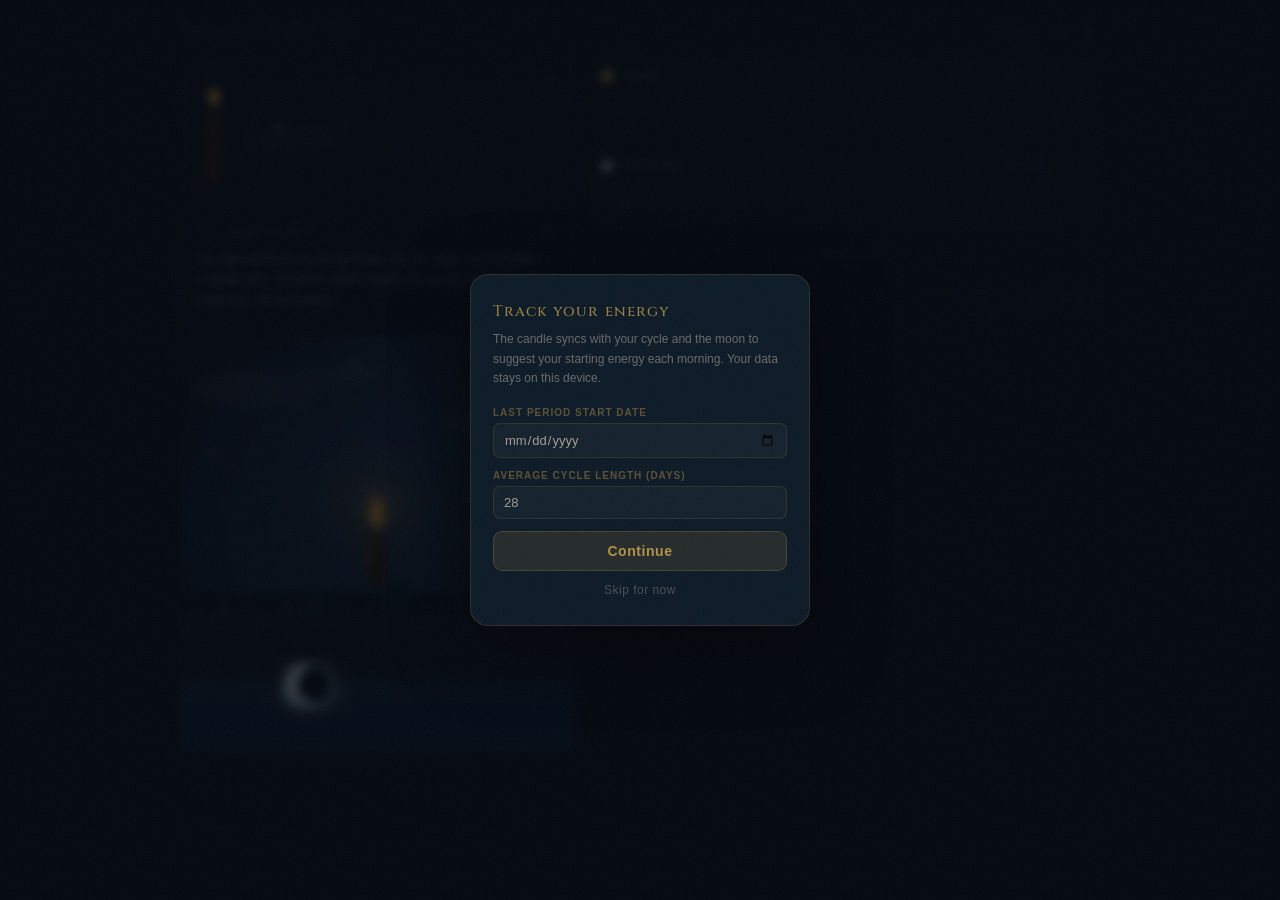
<file: conversation-tracker.html>
<!DOCTYPE html>
<html lang="en">
<head>
  <meta charset="UTF-8">
  <meta name="viewport" content="width=device-width, initial-scale=1.0">
  <meta name="robots" content="noindex, nofollow"/>
  <title>People I Talk To</title>
  <link rel="preconnect" href="https://fonts.googleapis.com">
  <link rel="preconnect" href="https://fonts.gstatic.com" crossorigin>
  <link href="https://fonts.googleapis.com/css2?family=Cinzel:wght@400;500;600&display=swap" rel="stylesheet">
  <link rel="stylesheet" href="conversation-tracker.css">
</head>
<body>
<div class="container">

  <header>
    <h1>People I Talk To</h1>
    <div style="display:flex;align-items:center;gap:6px;">
      <div class="date" id="today-date"></div>
      <a href="/" class="settings-btn" title="Home" style="text-decoration:none;">⌂</a>
      <button class="settings-btn" onclick="openSettings()" title="Energy settings">⚙</button>
    </div>
  </header>

  <div class="main-grid">
    <div class="left-col">

  <div class="vibe-section">
    <div class="vibe-header" onclick="toggleVibe()">
      <span class="vibe-title">Tonight's sky</span>
      <span class="vibe-toggle" id="vibe-toggle">▼</span>
    </div>
    <div id="vibe-body">

  <!-- Candle widget: token info strip -->
  <div class="candle-widget">
    <div class="candle-svg-wrap">
      <!-- Minimal candle SVG just for the widget -->
      <svg viewBox="0 0 48 150" xmlns="http://www.w3.org/2000/svg" width="32" height="100">
        <defs>
          <linearGradient id="wax-g" x1="10" y1="0" x2="38" y2="0" gradientUnits="userSpaceOnUse">
            <stop offset="0%"   stop-color="#1a0e04"/>
            <stop offset="50%"  stop-color="#3a2008"/>
            <stop offset="100%" stop-color="#1a0e04"/>
          </linearGradient>
          <linearGradient id="wax-fill-g" x1="10" y1="0" x2="38" y2="0" gradientUnits="userSpaceOnUse">
            <stop offset="0%"   stop-color="#8a6830"/>
            <stop offset="50%"  stop-color="#c5a050"/>
            <stop offset="100%" stop-color="#8a6830"/>
          </linearGradient>
          <clipPath id="wax-clip"><rect x="10" y="40" width="28" height="106" rx="6"/></clipPath>
        </defs>
        <rect x="10" y="40" width="28" height="106" rx="6" fill="url(#wax-g)"/>
        <rect id="candle-fill" x="10" y="40" width="28" height="106" fill="url(#wax-fill-g)" clip-path="url(#wax-clip)"/>
        <path d="M24 29 Q23.2 34 24 40" stroke="#3d4018" stroke-width="1.8" fill="none" stroke-linecap="round"/>
        <g id="candle-flame" class="flame-group" style="transform-origin:24px 28px; animation: flameDance 2.6s ease-in-out infinite;">
          <path d="M24 30 C15 25 13 17 15 10 C16 4 20 1 24 2 C28 1 32 4 33 10 C35 17 33 25 24 30Z" fill="#d4822a" opacity="0.75"/>
          <path d="M24 29 C17 23 16 16 17 11 C18.5 5 21 3 24 4 C27 3 29.5 5 31 11 C32 16 31 23 24 29Z" fill="#e07818"/>
          <path d="M24 27 C19 21 18.5 15 20 11 C21 7 22.5 5 24 6 C25.5 5 27 7 28 11 C29.5 15 29 21 24 27Z" fill="#f7c14f"/>
          <ellipse cx="24" cy="9" rx="2" ry="3" fill="white" opacity="0.55"/>
        </g>
        <g id="candle-puddle" style="display:none">
          <ellipse cx="24" cy="146" rx="18" ry="4" fill="#8a6830" opacity="0.3"/>
        </g>
      </svg>
    </div>
    <div class="candle-info">
      <div class="candle-tokens-row">
        <button class="token-adj-btn" onclick="adjustTokens(-5)" title="-5 tokens">−</button>
        <div class="candle-tokens" id="candle-tokens">— <span>tokens</span></div>
        <button class="token-adj-btn" onclick="adjustTokens(+5)" title="+5 tokens">+</button>
      </div>
      <div class="candle-phase" id="candle-phase"></div>
      <div class="token-bar-wrap">
        <div class="token-bar-fill" id="token-bar-fill" style="width:0%"></div>
      </div>
      <div class="candle-burnout" id="candle-burnout">recharge tomorrow</div>
    </div>
  </div>

  <!-- Tarot card (replaces horoscope) -->
  <div id="tarot-card">
    <div class="tarot-header">
      <div class="tarot-name" id="tarot-name"></div>
      <button class="tarot-shuffle-btn" id="tarot-shuffle-btn" onclick="shuffleTarot()" title="Draw again">↺</button>
    </div>
    <div class="tarot-text" id="tarot-text"></div>
  </div>

  <!-- Scene canvas (night sky + stars + town + moon-boat) -->
  <div id="crowd-section">
    <div id="crowd-canvas">
      <!-- scene SVG injected by JS -->
    </div>
    <div id="crowd-stats">no conversations yet today</div>
  </div>

    </div><!-- /#vibe-body -->
  </div><!-- /.vibe-section -->

    </div><!-- /.left-col -->
    <div class="right-col">

  <div id="groups-container" class="groups-container"></div>

  <button class="add-group-btn" onclick="addGroup()">+ add group</button>

  <div class="footer">
    <div class="total">Total today: <span id="total-count">0</span></div>
    <div style="display:flex;gap:8px;align-items:center;">
      <button class="export-btn" onclick="exportData()" title="Download data as JSON">Export</button>
      <button class="reset-btn" onclick="resetCounts()">Reset Today</button>
    </div>
  </div>

    </div><!-- /.right-col -->
  </div><!-- /.main-grid -->

  <div class="history-section">
    <div class="history-header" onclick="toggleHistory()">
      <h2>Past Days</h2>
      <span class="history-toggle" id="history-toggle">▼</span>
    </div>
    <div class="history-list" id="history-list" style="display:none"></div>
  </div>

</div>

<!-- Settings modal -->
<div class="modal-overlay hidden" id="settings-modal">
  <div class="modal-box">
    <h2>Energy Settings</h2>
    <div class="settings-forecast">
      <div class="forecast-row">
        <span id="settings-moon-emoji">🌕</span>
        <span class="forecast-row-label" id="settings-moon-name">Moon phase</span>
        <span class="forecast-mod" id="settings-moon-mod">—</span>
      </div>
      <div class="forecast-row">
        <span>🌸</span>
        <span class="forecast-row-label" id="settings-cycle-name">Cycle phase</span>
        <span class="forecast-mod" id="settings-cycle-mod">—</span>
      </div>
      <div class="forecast-divider"></div>
      <div class="forecast-suggested">Suggested today: <strong id="settings-suggested">—</strong> tokens</div>
    </div>
    <div class="modal-field">
      <label>Last period start date</label>
      <input type="date" id="settings-period-date"/>
    </div>
    <div class="modal-field">
      <label>Average cycle length (days)</label>
      <input type="number" id="settings-cycle-length" min="21" max="45" value="28"/>
    </div>
    <button class="modal-btn" onclick="saveSettings()">Save changes</button>
    <button class="modal-btn secondary" onclick="closeSettings()">Close</button>
  </div>
</div>

<!-- Setup modal -->
<div class="modal-overlay hidden" id="setup-modal">
  <div class="modal-box">
    <h2>Track your energy</h2>
    <p>The candle syncs with your cycle and the moon to suggest your starting energy each morning. Your data stays on this device.</p>
    <div class="modal-field">
      <label>Last period start date</label>
      <input type="date" id="setup-period-date"/>
    </div>
    <div class="modal-field">
      <label>Average cycle length (days)</label>
      <input type="number" id="setup-cycle-length" value="28" min="21" max="45"/>
    </div>
    <button class="modal-btn" onclick="saveSetupAndSuggest()">Continue</button>
    <button class="modal-btn secondary" onclick="skipSetup()">Skip for now</button>
  </div>
</div>

<!-- Daily suggestion modal -->
<div class="modal-overlay hidden" id="suggest-modal">
  <div class="modal-box">
    <div class="suggestion-moon" id="suggest-moon">🕯️</div>
    <div class="suggestion-label" id="suggest-label">Calculating your energy…</div>
    <div class="token-nudge">
      <button class="nudge-btn" onclick="nudgeTokens(-5)">−</button>
      <div class="nudge-value" id="nudge-value">80</div>
      <button class="nudge-btn" onclick="nudgeTokens(+5)">+</button>
    </div>
    <button class="modal-btn" onclick="confirmTokens()">Start with these tokens</button>
    <button class="modal-btn secondary" onclick="dismissSuggest()">Not today</button>
  </div>
</div>

<script src="conversation-tracker.js"></script>
</body>
</html>
</file>
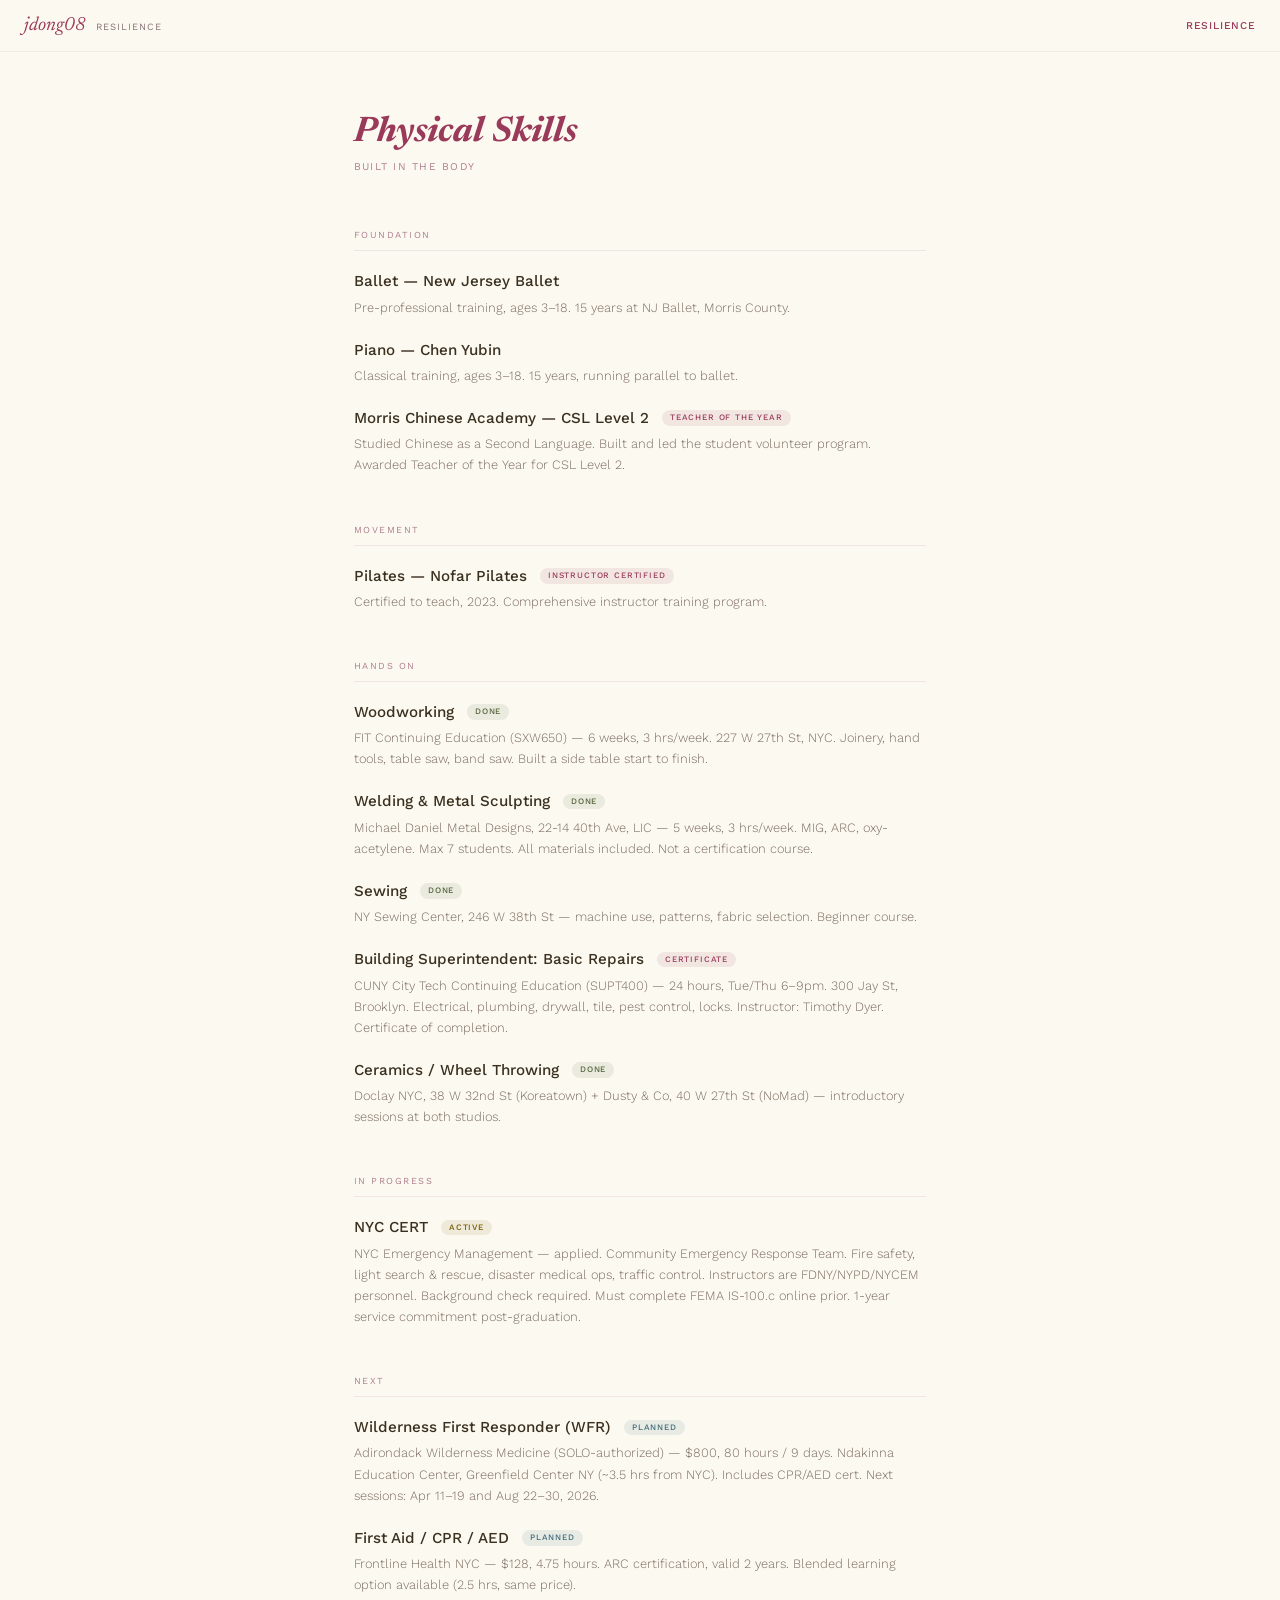
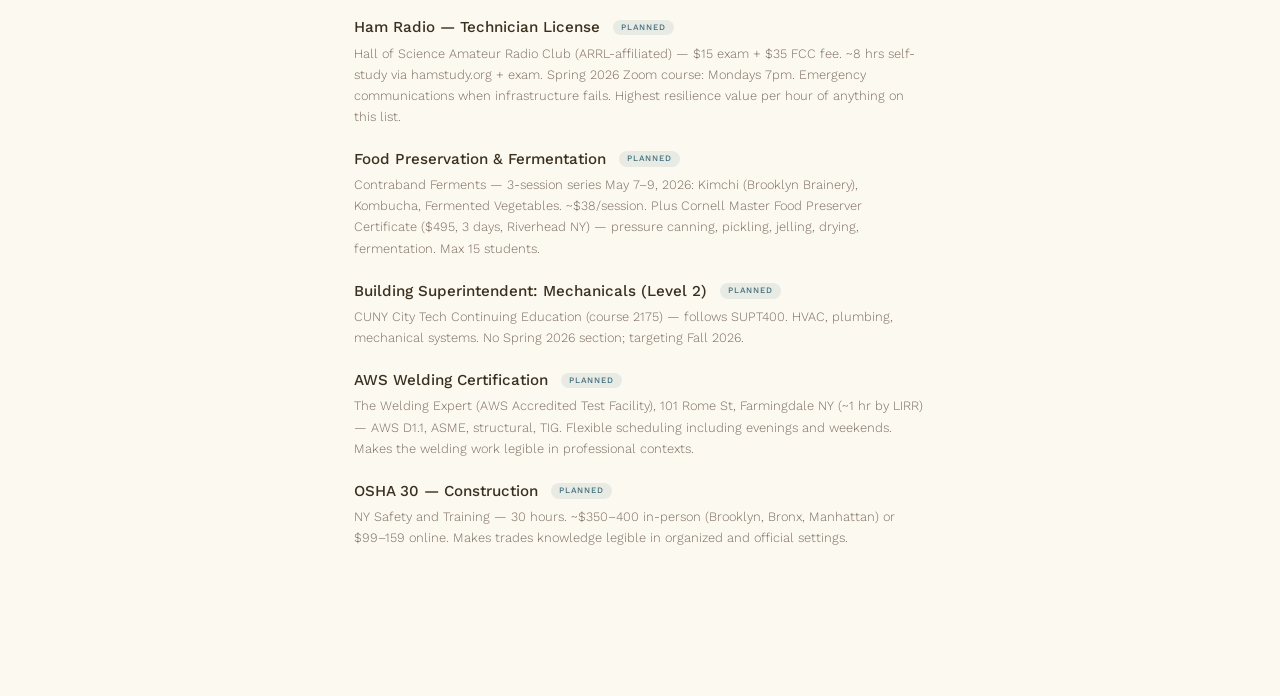
<file: resilience.html>
<!DOCTYPE html>
<html lang="en">
<head>
<meta charset="utf-8"/>
<meta content="width=device-width, initial-scale=1.0" name="viewport"/>
<title>jdong08 — Resilience</title>
<link href="https://fonts.googleapis.com/css2?family=Newsreader:ital,opsz,wght@1,6..72,400;1,6..72,700&family=Work+Sans:wght@300;400;500;600&display=swap" rel="stylesheet"/>
<style>
* { margin: 0; padding: 0; box-sizing: border-box; }

body {
  background: #fcf9f0;
  font-family: 'Work Sans', -apple-system, sans-serif;
  color: #3a3020;
  min-height: 100vh;
}

/* ── Header ── */
header {
  position: sticky;
  top: 0;
  z-index: 20;
  display: flex;
  justify-content: space-between;
  align-items: center;
  padding: 16px 24px;
  background: rgba(252, 249, 240, 0.88);
  backdrop-filter: blur(16px);
  -webkit-backdrop-filter: blur(16px);
  border-bottom: 1px solid rgba(218, 192, 197, 0.25);
}

.header-left { display: flex; align-items: baseline; gap: 0; flex-shrink: 0; }

.brand {
  font-family: 'Newsreader', serif;
  font-style: italic;
  font-size: 1.2rem;
  color: #9a3a5a;
  text-decoration: none;
}

.brand-sub {
  font-size: 0.6rem;
  font-weight: 400;
  letter-spacing: 0.1em;
  text-transform: uppercase;
  color: #877276;
  margin-left: 10px;
}

.header-nav {
  display: flex;
  align-items: center;
  gap: 20px;
}

.nav-link {
  font-size: 0.65rem;
  font-weight: 500;
  letter-spacing: 0.08em;
  text-transform: uppercase;
  color: #877276;
  text-decoration: none;
  transition: color 0.15s;
}

.nav-link:hover { color: #9a3a5a; }
.nav-link.active { color: #9a3a5a; }

/* ── Content ── */
.content {
  max-width: 620px;
  margin: 0 auto;
  padding: 60px 24px 100px;
}

.page-title {
  font-family: 'Newsreader', serif;
  font-style: italic;
  font-size: 2.2rem;
  color: #9a3a5a;
  margin-bottom: 6px;
  line-height: 1.2;
}

.page-sub {
  font-size: 0.65rem;
  letter-spacing: 0.12em;
  text-transform: uppercase;
  color: #b08090;
  margin-bottom: 56px;
}

.section {
  margin-bottom: 48px;
}

.section-label {
  font-size: 0.58rem;
  letter-spacing: 0.16em;
  text-transform: uppercase;
  color: #b08090;
  margin-bottom: 20px;
  padding-bottom: 10px;
  border-bottom: 1px solid rgba(218, 192, 197, 0.35);
}

.skill-entry {
  margin-bottom: 22px;
}

.skill-entry:last-child { margin-bottom: 0; }

.skill-name {
  font-size: 0.95rem;
  font-weight: 500;
  color: #3a3020;
  margin-bottom: 4px;
  line-height: 1.4;
}

.skill-detail {
  font-size: 0.8rem;
  color: #7a6a60;
  line-height: 1.65;
  font-weight: 300;
}

.tag {
  display: inline-block;
  font-size: 0.52rem;
  letter-spacing: 0.1em;
  text-transform: uppercase;
  padding: 2px 8px;
  border-radius: 999px;
  margin-left: 8px;
  vertical-align: middle;
  font-weight: 500;
  position: relative;
  top: -1px;
}

.tag-done { background: rgba(83, 100, 58, 0.1); color: #53643a; }
.tag-cert { background: rgba(154, 58, 90, 0.1); color: #9a3a5a; }
.tag-active { background: rgba(118, 87, 0, 0.1); color: #765700; }
.tag-next { background: rgba(61, 107, 122, 0.1); color: #3d6b7a; }

@media (max-width: 480px) {
  .content { padding: 48px 20px 80px; }
  .page-title { font-size: 1.8rem; }
}
</style>
</head>
<body>

<header>
  <div class="header-left">
    <a class="brand" href="/">jdong08</a>
    <span class="brand-sub">resilience</span>
  </div>
  <nav class="header-nav">
    <a class="nav-link active" href="/resilience.html">Resilience</a>
  </nav>
</header>

<main class="content">
  <h1 class="page-title">Physical Skills</h1>
  <p class="page-sub">Built in the body</p>

  <div class="section">
    <div class="section-label">Foundation</div>

    <div class="skill-entry">
      <div class="skill-name">Ballet — New Jersey Ballet</div>
      <div class="skill-detail">Pre-professional training, ages 3–18. 15 years at NJ Ballet, Morris County.</div>
    </div>

    <div class="skill-entry">
      <div class="skill-name">Piano — Chen Yubin</div>
      <div class="skill-detail">Classical training, ages 3–18. 15 years, running parallel to ballet.</div>
    </div>

    <div class="skill-entry">
      <div class="skill-name">Morris Chinese Academy — CSL Level 2 <span class="tag tag-cert">Teacher of the Year</span></div>
      <div class="skill-detail">Studied Chinese as a Second Language. Built and led the student volunteer program. Awarded Teacher of the Year for CSL Level 2.</div>
    </div>
  </div>

  <div class="section">
    <div class="section-label">Movement</div>

    <div class="skill-entry">
      <div class="skill-name">Pilates — Nofar Pilates <span class="tag tag-cert">Instructor Certified</span></div>
      <div class="skill-detail">Certified to teach, 2023. Comprehensive instructor training program.</div>
    </div>
  </div>

  <div class="section">
    <div class="section-label">Hands On</div>

    <div class="skill-entry">
      <div class="skill-name">Woodworking <span class="tag tag-done">Done</span></div>
      <div class="skill-detail">FIT Continuing Education (SXW650) — 6 weeks, 3 hrs/week. 227 W 27th St, NYC. Joinery, hand tools, table saw, band saw. Built a side table start to finish.</div>
    </div>

    <div class="skill-entry">
      <div class="skill-name">Welding & Metal Sculpting <span class="tag tag-done">Done</span></div>
      <div class="skill-detail">Michael Daniel Metal Designs, 22-14 40th Ave, LIC — 5 weeks, 3 hrs/week. MIG, ARC, oxy-acetylene. Max 7 students. All materials included. Not a certification course.</div>
    </div>

    <div class="skill-entry">
      <div class="skill-name">Sewing <span class="tag tag-done">Done</span></div>
      <div class="skill-detail">NY Sewing Center, 246 W 38th St — machine use, patterns, fabric selection. Beginner course.</div>
    </div>

    <div class="skill-entry">
      <div class="skill-name">Building Superintendent: Basic Repairs <span class="tag tag-cert">Certificate</span></div>
      <div class="skill-detail">CUNY City Tech Continuing Education (SUPT400) — 24 hours, Tue/Thu 6–9pm. 300 Jay St, Brooklyn. Electrical, plumbing, drywall, tile, pest control, locks. Instructor: Timothy Dyer. Certificate of completion.</div>
    </div>

    <div class="skill-entry">
      <div class="skill-name">Ceramics / Wheel Throwing <span class="tag tag-done">Done</span></div>
      <div class="skill-detail">Doclay NYC, 38 W 32nd St (Koreatown) + Dusty & Co, 40 W 27th St (NoMad) — introductory sessions at both studios.</div>
    </div>
  </div>

  <div class="section">
    <div class="section-label">In Progress</div>

    <div class="skill-entry">
      <div class="skill-name">NYC CERT <span class="tag tag-active">Active</span></div>
      <div class="skill-detail">NYC Emergency Management — applied. Community Emergency Response Team. Fire safety, light search & rescue, disaster medical ops, traffic control. Instructors are FDNY/NYPD/NYCEM personnel. Background check required. Must complete FEMA IS-100.c online prior. 1-year service commitment post-graduation.</div>
    </div>
  </div>

  <div class="section">
    <div class="section-label">Next</div>

    <div class="skill-entry">
      <div class="skill-name">Wilderness First Responder (WFR) <span class="tag tag-next">Planned</span></div>
      <div class="skill-detail">Adirondack Wilderness Medicine (SOLO-authorized) — $800, 80 hours / 9 days. Ndakinna Education Center, Greenfield Center NY (~3.5 hrs from NYC). Includes CPR/AED cert. Next sessions: Apr 11–19 and Aug 22–30, 2026.</div>
    </div>

    <div class="skill-entry">
      <div class="skill-name">First Aid / CPR / AED <span class="tag tag-next">Planned</span></div>
      <div class="skill-detail">Frontline Health NYC — $128, 4.75 hours. ARC certification, valid 2 years. Blended learning option available (2.5 hrs, same price).</div>
    </div>

    <div class="skill-entry">
      <div class="skill-name">Ham Radio — Technician License <span class="tag tag-next">Planned</span></div>
      <div class="skill-detail">Hall of Science Amateur Radio Club (ARRL-affiliated) — $15 exam + $35 FCC fee. ~8 hrs self-study via hamstudy.org + exam. Spring 2026 Zoom course: Mondays 7pm. Emergency communications when infrastructure fails. Highest resilience value per hour of anything on this list.</div>
    </div>

    <div class="skill-entry">
      <div class="skill-name">Food Preservation & Fermentation <span class="tag tag-next">Planned</span></div>
      <div class="skill-detail">Contraband Ferments — 3-session series May 7–9, 2026: Kimchi (Brooklyn Brainery), Kombucha, Fermented Vegetables. ~$38/session. Plus Cornell Master Food Preserver Certificate ($495, 3 days, Riverhead NY) — pressure canning, pickling, jelling, drying, fermentation. Max 15 students.</div>
    </div>

    <div class="skill-entry">
      <div class="skill-name">Building Superintendent: Mechanicals (Level 2) <span class="tag tag-next">Planned</span></div>
      <div class="skill-detail">CUNY City Tech Continuing Education (course 2175) — follows SUPT400. HVAC, plumbing, mechanical systems. No Spring 2026 section; targeting Fall 2026.</div>
    </div>

    <div class="skill-entry">
      <div class="skill-name">AWS Welding Certification <span class="tag tag-next">Planned</span></div>
      <div class="skill-detail">The Welding Expert (AWS Accredited Test Facility), 101 Rome St, Farmingdale NY (~1 hr by LIRR) — AWS D1.1, ASME, structural, TIG. Flexible scheduling including evenings and weekends. Makes the welding work legible in professional contexts.</div>
    </div>

    <div class="skill-entry">
      <div class="skill-name">OSHA 30 — Construction <span class="tag tag-next">Planned</span></div>
      <div class="skill-detail">NY Safety and Training — 30 hours. ~$350–400 in-person (Brooklyn, Bronx, Manhattan) or $99–159 online. Makes trades knowledge legible in organized and official settings.</div>
    </div>
  </div>
</main>

</body>
</html>
</file>
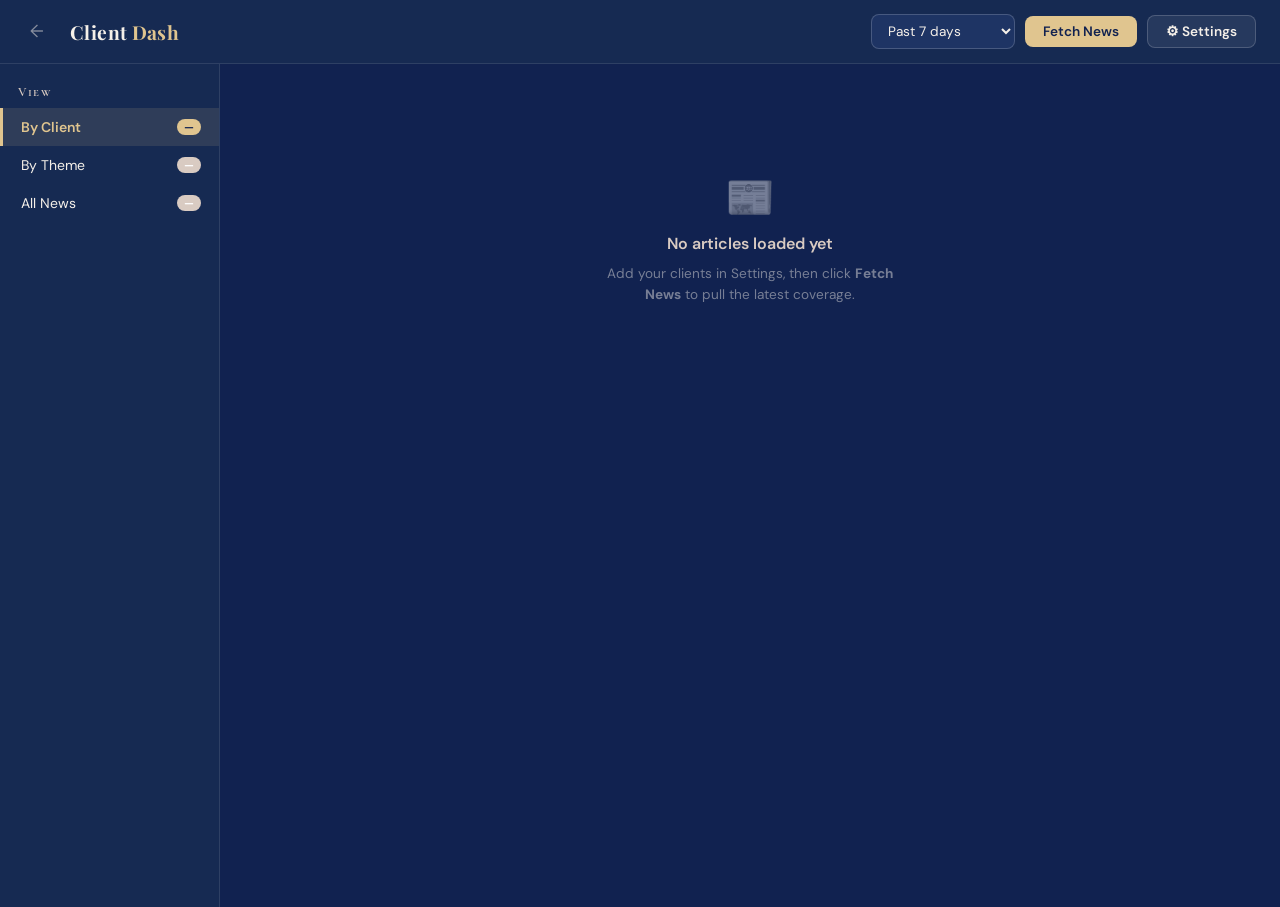
<file: .claude/worktrees/jolly-tu/client-dash.html>
<!DOCTYPE html>
<html lang="en">
<head>
  <meta charset="UTF-8">
  <meta name="viewport" content="width=device-width, initial-scale=1.0">
  <title>Client Dash</title>
  <link rel="preconnect" href="https://fonts.googleapis.com">
  <link rel="preconnect" href="https://fonts.gstatic.com" crossorigin>
  <link href="https://fonts.googleapis.com/css2?family=Cormorant+Garamond:wght@400;600&family=DM+Sans:wght@400;500;600&family=Playfair+Display:wght@600;700&display=swap" rel="stylesheet">
  <style>
    * { box-sizing: border-box; margin: 0; padding: 0; }

    body {
      font-family: 'DM Sans', -apple-system, BlinkMacSystemFont, sans-serif;
      background: #112250;
      min-height: 100vh;
      color: #F5F0E9;
    }

    /* ── Header ───────────────────────────────────────── */
    .app-header {
      background: #162a52;
      border-bottom: 1px solid rgba(255,255,255,0.1);
      padding: 14px 24px;
      display: flex;
      align-items: center;
      gap: 20px;
      flex-wrap: wrap;
      position: sticky;
      top: 0;
      z-index: 100;
    }

    .app-title {
      font-family: 'Playfair Display', serif;
      font-size: 1.2rem;
      font-weight: 700;
      color: #F5F0E9;
      letter-spacing: 0.02em;
      margin-right: auto;
    }

    .app-title span {
      color: #E0C58F;
    }

    .home-btn {
      color: rgba(245,240,233,0.5);
      text-decoration: none;
      font-size: 1.1rem;
      line-height: 1;
      padding: 4px 6px;
      border-radius: 6px;
      transition: color 0.15s, background 0.15s;
    }

    .home-btn:hover {
      color: #F5F0E9;
      background: rgba(255,255,255,0.07);
    }

    .header-controls {
      display: flex;
      align-items: center;
      gap: 10px;
      flex-wrap: wrap;
    }

    select, input[type="date"] {
      padding: 7px 12px;
      border: 1px solid rgba(255,255,255,0.18);
      border-radius: 8px;
      background: #1e3464;
      color: #F5F0E9;
      font-size: 0.85rem;
      font-family: inherit;
      cursor: pointer;
      min-width: 0;
    }

    select:focus, input[type="date"]:focus {
      outline: 2px solid #E0C58F;
      outline-offset: 1px;
    }

    .custom-range {
      display: flex;
      align-items: center;
      gap: 6px;
      font-size: 0.8rem;
      color: #F5F0E9;
    }

    .custom-range input[type="date"] {
      font-size: 0.8rem;
      padding: 5px 10px;
    }

    .btn {
      padding: 7px 18px;
      border: none;
      border-radius: 8px;
      font-size: 0.85rem;
      font-family: inherit;
      font-weight: 600;
      cursor: pointer;
      transition: opacity 0.15s, transform 0.1s;
    }

    .btn:hover { opacity: 0.88; transform: translateY(-1px); }
    .btn:active { transform: translateY(0); }

    .btn-primary {
      background: #E0C58F;
      color: #112250;
    }

    .btn-secondary {
      background: rgba(255,255,255,0.07);
      color: #F5F0E9;
      border: 1px solid rgba(255,255,255,0.18);
    }

    /* ── Layout ───────────────────────────────────────── */
    .app-body {
      display: grid;
      grid-template-columns: 220px 1fr;
      min-height: calc(100vh - 57px);
      gap: 0;
    }

    /* ── Hamburger button (mobile only) ──────────────── */
    .hamburger-btn {
      display: none;
      background: none;
      border: none;
      color: #F5F0E9;
      font-size: 1.4rem;
      cursor: pointer;
      padding: 4px 6px;
      line-height: 1;
      border-radius: 6px;
      transition: background 0.15s;
    }
    .hamburger-btn:hover { background: rgba(255,255,255,0.07); }

    /* Sidebar overlay backdrop */
    .sidebar-backdrop {
      display: none;
      position: fixed;
      inset: 0;
      background: rgba(0,0,0,0.5);
      z-index: 199;
    }
    .sidebar-backdrop.open { display: block; }

    @media (max-width: 700px) {
      /* Show hamburger, hide nothing else in header */
      .hamburger-btn { display: block; }

      /* Sidebar becomes a fixed drawer */
      .app-body { grid-template-columns: 1fr; }
      aside.sidebar {
        position: fixed;
        top: 0;
        left: -240px;
        width: 240px;
        height: 100vh;
        z-index: 200;
        transition: left 0.25s ease;
        padding-top: 16px;
        overflow-y: auto;
      }
      aside.sidebar.open { left: 0; }

      /* Main content full width with comfortable padding */
      .main-content { padding: 16px 14px; }

      /* Article cards: slightly less padding */
      .article-card { padding: 12px 14px; }

      /* Header: tighten up */
      .app-header { padding: 10px 14px; gap: 10px; }
      .header-controls { gap: 8px; flex-wrap: wrap; }
      .header-controls select { min-width: 0; }
      .custom-range { flex-wrap: wrap; }

      /* Client section header wrap */
      .client-section-header { flex-wrap: wrap; gap: 6px; }
      .client-name-title { font-size: 1rem; }
      .reorder-btns { margin-left: 0; }

      /* Themes grid single column */
      .themes-grid { grid-template-columns: 1fr; }

      /* Modal comfortable on mobile */
      .modal { max-width: calc(100vw - 24px); margin: 0 12px; border-radius: 14px; }
      .modal-overlay { padding: 12px; align-items: flex-start; padding-top: 50px; }
    }

    /* ── Sidebar ──────────────────────────────────────── */
    .sidebar {
      background: #162a52;
      border-right: 1px solid rgba(255,255,255,0.1);
      padding: 20px 0;
      position: sticky;
      top: 57px;
      height: calc(100vh - 57px);
      overflow-y: auto;
    }

    .sidebar-section-label {
      font-family: 'Cormorant Garamond', serif;
      font-size: 0.8rem;
      font-variant: small-caps;
      letter-spacing: 0.12em;
      color: #D9CBC2;
      padding: 0 18px 8px;
      font-weight: 600;
    }

    .view-btn {
      display: flex;
      align-items: center;
      justify-content: space-between;
      width: 100%;
      padding: 10px 18px;
      background: none;
      border: none;
      font-family: inherit;
      font-size: 0.875rem;
      color: #F5F0E9;
      cursor: pointer;
      text-align: left;
      border-left: 3px solid transparent;
      transition: background 0.12s, border-color 0.12s;
    }

    .view-btn:hover { background: rgba(224,197,143,0.08); }

    .view-btn.active {
      border-left-color: #E0C58F;
      background: rgba(224,197,143,0.12);
      font-weight: 600;
      color: #E0C58F;
    }

    .badge {
      background: #D9CBC2;
      color: white;
      border-radius: 20px;
      font-size: 0.68rem;
      font-weight: 700;
      padding: 1px 7px;
      min-width: 22px;
      text-align: center;
    }

    .view-btn.active .badge { background: #E0C58F; color: #112250; }

    .sidebar-divider {
      border: none;
      border-top: 1px solid rgba(255,255,255,0.1);
      margin: 12px 18px;
    }

    .client-jump {
      display: block;
      padding: 6px 18px 6px 22px;
      font-size: 0.8rem;
      color: #F5F0E9;
      text-decoration: none;
      transition: color 0.12s;
      cursor: pointer;
      background: none;
      border: none;
      width: 100%;
      text-align: left;
      font-family: inherit;
    }

    .client-jump:hover { color: #E0C58F; }

    /* ── Main ─────────────────────────────────────────── */
    .main-content {
      padding: 24px;
      overflow-y: auto;
    }

    .empty-state {
      display: flex;
      flex-direction: column;
      align-items: center;
      justify-content: center;
      min-height: 300px;
      color: rgba(245,240,233,0.45);
      text-align: center;
      gap: 10px;
    }

    .empty-state .icon { font-size: 2.5rem; }
    .empty-state h3 { font-size: 1rem; font-weight: 600; color: #D9CBC2; }
    .empty-state p { font-size: 0.85rem; max-width: 320px; line-height: 1.5; }

    /* ── Client Section ───────────────────────────────── */
    .client-section {
      margin-bottom: 36px;
    }

    .client-section-header {
      display: flex;
      align-items: center;
      gap: 12px;
      margin-bottom: 8px;
      cursor: pointer;
      user-select: none;
    }

    .client-section-header:hover .client-name-title { color: #E0C58F; }

    .collapse-chevron {
      font-size: 0.7rem;
      color: rgba(245,240,233,0.45);
      transition: transform 0.18s ease;
      flex-shrink: 0;
    }

    .client-section.collapsed .collapse-chevron { transform: rotate(-90deg); }
    .client-section.collapsed .collapse-body { display: none; }

    .client-name-title {
      font-family: 'Playfair Display', serif;
      font-size: 1.1rem;
      font-weight: 700;
      color: #F5F0E9;
    }

    .client-count {
      font-size: 0.8rem;
      color: #D9CBC2;
      font-weight: 600;
    }

    .client-summary {
      font-size: 0.82rem;
      color: #D9CBC2;
      margin-bottom: 14px;
      font-style: italic;
    }

    /* ── Article Card ─────────────────────────────────── */
    .article-card {
      background: #162a52;
      border: 1px solid rgba(255,255,255,0.1);
      border-radius: 12px;
      padding: 14px 16px;
      margin-bottom: 10px;
      transition: box-shadow 0.15s;
    }

    .article-card:hover {
      box-shadow: 0 4px 14px rgba(0,0,0,0.3);
    }

    .card-meta {
      display: flex;
      align-items: center;
      gap: 8px;
      margin-bottom: 6px;
      flex-wrap: wrap;
    }

    .card-source {
      font-family: 'Cormorant Garamond', serif;
      font-size: 0.82rem;
      font-variant: small-caps;
      font-weight: 600;
      letter-spacing: 0.08em;
      color: #E0C58F;
    }

    .card-dot {
      color: rgba(255,255,255,0.1);
      font-size: 0.7rem;
    }

    .card-date {
      font-size: 0.75rem;
      color: rgba(245,240,233,0.45);
    }

    .card-title {
      font-family: 'Playfair Display', serif;
      font-size: 0.95rem;
      font-weight: 600;
      color: #F5F0E9;
      margin-bottom: 5px;
      line-height: 1.45;
    }

    .card-title a {
      color: inherit;
      text-decoration: none;
    }

    .card-title a:hover { color: #E0C58F; text-decoration: underline; }

    .card-desc {
      font-size: 0.82rem;
      color: rgba(245,240,233,0.65);
      line-height: 1.5;
      display: -webkit-box;
      -webkit-line-clamp: 2;
      -webkit-box-orient: vertical;
      overflow: hidden;
    }

    .card-tags {
      display: flex;
      flex-wrap: wrap;
      gap: 6px;
      margin-top: 8px;
    }

    .tag {
      background: rgba(224,197,143,0.1);
      color: #D9CBC2;
      border-radius: 20px;
      font-size: 0.68rem;
      font-weight: 600;
      padding: 2px 9px;
      letter-spacing: 0.04em;
    }

    /* ── Theme View ───────────────────────────────────── */
    .themes-grid {
      display: grid;
      grid-template-columns: repeat(auto-fill, minmax(300px, 1fr));
      gap: 16px;
      margin-bottom: 16px;
    }

    .theme-card {
      background: #162a52;
      border: 1px solid rgba(255,255,255,0.1);
      border-radius: 14px;
      overflow: hidden;
    }

    .theme-card-header {
      background: linear-gradient(135deg, rgba(212,136,42,0.15), rgba(60,80,125,0.25));
      padding: 14px 16px 10px;
      border-bottom: 1px solid rgba(255,255,255,0.1);
    }

    .theme-label {
      display: inline-block;
      background: #E0C58F;
      color: #112250;
      border-radius: 20px;
      font-size: 0.75rem;
      font-weight: 700;
      padding: 3px 12px;
      text-transform: uppercase;
      letter-spacing: 0.06em;
      margin-bottom: 6px;
    }

    .theme-count {
      font-size: 0.8rem;
      color: #D9CBC2;
      font-weight: 600;
    }

    .theme-summary {
      font-size: 0.78rem;
      color: #D9CBC2;
      font-style: italic;
      margin-top: 4px;
    }

    .theme-articles {
      padding: 10px 16px;
      display: flex;
      flex-direction: column;
      gap: 8px;
    }

    .theme-article-item {
      font-size: 0.8rem;
    }

    .theme-article-source {
      font-size: 0.68rem;
      font-weight: 700;
      color: #D9CBC2;
      text-transform: uppercase;
      letter-spacing: 0.07em;
    }

    .theme-article-title a {
      color: #F5F0E9;
      text-decoration: none;
      line-height: 1.35;
    }

    .theme-article-title a:hover { color: #E0C58F; text-decoration: underline; }

    /* ── Loading / Error ──────────────────────────────── */
    .loading-bar {
      display: none;
      text-align: center;
      padding: 48px;
      color: rgba(245,240,233,0.45);
      font-size: 0.9rem;
    }

    .loading-bar.visible { display: block; }

    .spinner {
      display: inline-block;
      width: 24px;
      height: 24px;
      border: 3px solid rgba(255,255,255,0.1);
      border-top-color: #E0C58F;
      border-radius: 50%;
      animation: spin 0.8s linear infinite;
      margin-bottom: 12px;
    }

    @keyframes spin { to { transform: rotate(360deg); } }

    .error-box {
      background: rgba(224,197,143,0.1);
      border: 1px solid #E0C58F;
      border-radius: 10px;
      padding: 16px 20px;
      margin: 20px 0;
      font-size: 0.85rem;
      color: #F5F0E9;
      line-height: 1.6;
    }

    .error-box strong { color: #E0C58F; }

    /* ── Settings Modal ───────────────────────────────── */
    .modal-overlay {
      display: none;
      position: fixed;
      inset: 0;
      background: rgba(0,0,0,0.65);
      z-index: 200;
      align-items: center;
      justify-content: center;
      padding: 20px;
    }

    .modal-overlay.open { display: flex; }

    .modal {
      background: #162a52;
      border-radius: 18px;
      width: 100%;
      max-width: 560px;
      max-height: 90vh;
      overflow-y: auto;
      box-shadow: 0 8px 40px rgba(0,0,0,0.5);
    }

    .modal-header {
      display: flex;
      align-items: center;
      justify-content: space-between;
      padding: 20px 24px 16px;
      border-bottom: 1px solid rgba(255,255,255,0.1);
      position: sticky;
      top: 0;
      background: #162a52;
      z-index: 1;
    }

    .modal-title {
      font-size: 1rem;
      font-weight: 700;
      color: #F5F0E9;
    }

    .modal-close {
      background: none;
      border: none;
      font-size: 1.3rem;
      color: rgba(245,240,233,0.45);
      cursor: pointer;
      line-height: 1;
      padding: 2px 6px;
      border-radius: 6px;
    }

    .modal-close:hover { background: rgba(255,255,255,0.07); }

    .modal-body { padding: 20px 24px; }

    .settings-section {
      margin-bottom: 28px;
    }

    .settings-section-title {
      font-family: 'Cormorant Garamond', serif;
      font-size: 0.85rem;
      font-variant: small-caps;
      letter-spacing: 0.12em;
      color: #E0C58F;
      font-weight: 600;
      margin-bottom: 10px;
    }

    .api-instructions {
      font-size: 0.82rem;
      color: rgba(245,240,233,0.65);
      line-height: 1.6;
      margin-bottom: 12px;
    }

    .api-instructions a {
      color: #E0C58F;
      text-decoration: none;
      font-weight: 600;
    }

    .api-instructions a:hover { text-decoration: underline; }

    .api-note {
      font-size: 0.75rem;
      color: rgba(245,240,233,0.45);
      margin-top: 8px;
      font-style: italic;
    }

    .text-input {
      width: 100%;
      padding: 9px 12px;
      border: 1px solid rgba(255,255,255,0.18);
      border-radius: 8px;
      background: #1e3464;
      color: #F5F0E9;
      font-size: 0.875rem;
      font-family: inherit;
    }

    .text-input::placeholder { color: rgba(245,240,233,0.35); }

    .text-input:focus {
      outline: 2px solid #E0C58F;
      outline-offset: 1px;
    }

    .tag-input-row {
      display: flex;
      gap: 8px;
      margin-bottom: 10px;
    }

    .tag-input-row .text-input { flex: 1; }

    .tags-container {
      display: flex;
      flex-wrap: wrap;
      gap: 7px;
    }

    .removable-tag {
      display: inline-flex;
      align-items: center;
      gap: 5px;
      background: rgba(224,197,143,0.1);
      border: 1px solid rgba(224,197,143,0.2);
      color: #D9CBC2;
      border-radius: 20px;
      font-size: 0.78rem;
      font-weight: 500;
      padding: 4px 10px 4px 8px;
      cursor: grab;
      user-select: none;
      transition: opacity 0.15s, box-shadow 0.15s;
    }

    .removable-tag.dragging {
      opacity: 0.4;
      cursor: grabbing;
    }

    .removable-tag.drag-over {
      box-shadow: -3px 0 0 #E0C58F;
    }

    .drag-handle {
      color: rgba(245,240,233,0.25);
      font-size: 0.8rem;
      cursor: grab;
      margin-right: 2px;
    }

    .removable-tag button {
      background: none;
      border: none;
      color: #D9CBC2;
      cursor: pointer;
      font-size: 0.85rem;
      line-height: 1;
      padding: 0;
      opacity: 0.6;
    }

    .removable-tag button:hover { opacity: 1; }

    .suggest-btn {
      background: none;
      border: 1px solid rgba(224,197,143,0.35);
      color: #E0C58F;
      border-radius: 6px;
      font-size: 0.73rem;
      padding: 3px 9px;
      cursor: pointer;
      font-family: inherit;
      opacity: 0.8;
      transition: opacity 0.15s;
    }
    .suggest-btn:hover { opacity: 1; }
    .suggest-btn:disabled { opacity: 0.4; cursor: default; }

    .suggestions-row {
      display: flex;
      flex-wrap: wrap;
      gap: 6px;
      margin-top: 8px;
    }
    .suggestion-chip {
      display: inline-flex;
      align-items: center;
      gap: 4px;
      background: rgba(224,197,143,0.08);
      border: 1px dashed rgba(224,197,143,0.35);
      color: #E0C58F;
      border-radius: 20px;
      font-size: 0.75rem;
      padding: 3px 10px;
      cursor: pointer;
      font-family: inherit;
      transition: background 0.15s;
    }
    .suggestion-chip:hover { background: rgba(224,197,143,0.18); }
    .suggestion-chip.added {
      border-style: solid;
      opacity: 0.5;
      cursor: default;
    }

    .modal-footer {
      padding: 16px 24px;
      border-top: 1px solid rgba(255,255,255,0.1);
      display: flex;
      justify-content: flex-end;
      gap: 10px;
      position: sticky;
      bottom: 0;
      background: #162a52;
    }

    /* ── Feature Badges ───────────────────────────────── */
    .client-badges {
      display: flex;
      align-items: center;
      gap: 6px;
      flex-wrap: wrap;
      margin-bottom: 10px;
    }

    .badge-pill {
      display: inline-flex;
      align-items: center;
      gap: 4px;
      border-radius: 20px;
      font-size: 0.68rem;
      font-weight: 600;
      padding: 2px 9px;
      letter-spacing: 0.02em;
    }

    .badge-positive { background: rgba(100,196,143,0.15); color: #64C48F; }
    .badge-neutral  { background: rgba(217,203,194,0.1);  color: #D9CBC2; }
    .badge-negative { background: rgba(229,100,100,0.15); color: #E57373; }
    .badge-quiet    { background: rgba(224,197,143,0.1);  color: #E0C58F; border: 1px solid rgba(224,197,143,0.2); }
    .badge-earnings { background: rgba(130,180,255,0.15); color: #8AB4FF; }

    /* ── Client Tabs ──────────────────────────────────── */
    .client-tabs {
      display: flex;
      border-bottom: 1px solid rgba(255,255,255,0.08);
      margin-bottom: 14px;
    }

    .client-tab {
      background: none;
      border: none;
      border-bottom: 2px solid transparent;
      margin-bottom: -1px;
      font-family: 'DM Sans', sans-serif;
      font-size: 0.8rem;
      color: rgba(245,240,233,0.4);
      padding: 6px 16px 8px;
      cursor: pointer;
      transition: color 0.12s, border-color 0.12s;
    }

    .client-tab:hover { color: #F5F0E9; }
    .client-tab.active { color: #E0C58F; border-bottom-color: #E0C58F; font-weight: 600; }

    /* ── Mark as Read ─────────────────────────────────── */
    .article-card { position: relative; }

    .article-card.is-read { opacity: 0.3; }

    .read-btn {
      position: absolute;
      top: 10px;
      right: 12px;
      background: none;
      border: none;
      font-size: 0.72rem;
      color: rgba(245,240,233,0.2);
      cursor: pointer;
      padding: 2px 6px;
      border-radius: 4px;
      transition: color 0.12s, background 0.12s;
      line-height: 1;
    }

    .read-btn:hover { color: #E0C58F; background: rgba(224,197,143,0.1); }
    .article-card.is-read .read-btn { color: rgba(224,197,143,0.5); }

    .show-read-toggle {
      background: none;
      border: none;
      font-family: 'DM Sans', sans-serif;
      font-size: 0.73rem;
      color: rgba(245,240,233,0.3);
      cursor: pointer;
      padding: 6px 0;
      text-decoration: underline;
      text-underline-offset: 2px;
      display: block;
      margin-top: 4px;
    }

    .show-read-toggle:hover { color: rgba(245,240,233,0.6); }

    .mark-all-read-btn {
      background: none;
      border: none;
      font-family: 'DM Sans', sans-serif;
      font-size: 0.73rem;
      color: rgba(245,240,233,0.3);
      cursor: pointer;
      padding: 6px 0;
      text-decoration: underline;
      text-underline-offset: 2px;
      display: block;
      margin-top: 4px;
    }

    .mark-all-read-btn:hover { color: rgba(245,240,233,0.6); }

    /* ── Reorder Arrows ───────────────────────────────── */
    .reorder-btns {
      display: flex;
      flex-direction: column;
      gap: 1px;
      margin-left: auto;
      flex-shrink: 0;
    }

    .reorder-btn {
      background: none;
      border: none;
      color: rgba(245,240,233,0.2);
      cursor: pointer;
      font-size: 0.65rem;
      line-height: 1;
      padding: 1px 4px;
      border-radius: 3px;
      transition: color 0.12s, background 0.12s;
    }

    .reorder-btn:hover { color: #E0C58F; background: rgba(224,197,143,0.1); }
    .reorder-btn:disabled { opacity: 0.1; cursor: default; background: none; }

    /* ── Per-client Settings Rows ─────────────────────── */
    .per-client-row { margin-bottom: 14px; }

    .per-client-label {
      font-size: 0.78rem;
      color: #D9CBC2;
      margin-bottom: 5px;
      font-weight: 500;
    }

    input.per-client-date {
      padding: 7px 10px;
      border: 1px solid rgba(255,255,255,0.18);
      border-radius: 8px;
      background: #1e3464;
      color: #F5F0E9;
      font-size: 0.8rem;
      font-family: inherit;
    }

    input.per-client-date:focus { outline: 2px solid #E0C58F; outline-offset: 1px; }
  </style>
</head>
<body>

  <!-- ── Header ── -->
  <div class="sidebar-backdrop" id="sidebar-backdrop"></div>
  <header class="app-header">
    <button class="hamburger-btn" id="hamburger-btn" title="Menu" aria-label="Open menu">☰</button>
    <a href="index.html" class="home-btn" title="Home">←</a>
    <div class="app-title">Client <span>Dash</span></div>
    <div class="header-controls">
      <select id="date-range-select" title="Date range">
        <option value="1">Today</option>
        <option value="7" selected>Past 7 days</option>
        <option value="14">Past 14 days</option>
        <option value="30">Past 30 days</option>
        <option value="custom">Custom range…</option>
      </select>
      <div class="custom-range" id="custom-range-inputs" style="display:none">
        <input type="date" id="date-from" title="From">
        <span>→</span>
        <input type="date" id="date-to" title="To">
      </div>
      <button class="btn btn-primary" id="fetch-btn">Fetch News</button>
      <button class="btn btn-secondary" id="settings-btn">⚙ Settings</button>
    </div>
  </header>

  <!-- ── App Body ── -->
  <div class="app-body">

    <!-- Sidebar -->
    <aside class="sidebar" id="sidebar">
      <div class="sidebar-section-label">View</div>
      <button class="view-btn active" data-view="by-client">
        By Client <span class="badge" id="badge-client">—</span>
      </button>
      <button class="view-btn" data-view="by-theme">
        By Theme <span class="badge" id="badge-theme">—</span>
      </button>
      <button class="view-btn" data-view="all-news">
        All News <span class="badge" id="badge-all">—</span>
      </button>

      <hr class="sidebar-divider" id="client-jump-divider" style="display:none">
      <div class="sidebar-section-label" id="client-jump-label" style="display:none">Jump to</div>
      <div id="client-jumps"></div>
    </aside>

    <!-- Main -->
    <main class="main-content" id="main-content">
      <div class="empty-state" id="empty-state">
        <div class="icon">📰</div>
        <h3>No articles loaded yet</h3>
        <p>Add your clients in Settings, then click <strong>Fetch News</strong> to pull the latest coverage.</p>
      </div>
      <div class="loading-bar" id="loading-bar">
        <div><div class="spinner"></div></div>
        Fetching articles from GNews…
      </div>
      <div id="error-container"></div>
      <div id="content-area" style="display:none"></div>
    </main>
  </div>

  <!-- ── Settings Modal ── -->
  <div class="modal-overlay" id="modal-overlay">
    <div class="modal" role="dialog" aria-modal="true" aria-labelledby="modal-title-text">
      <div class="modal-header">
        <div class="modal-title" id="modal-title-text">Settings</div>
        <button class="modal-close" id="modal-close-btn" title="Close">✕</button>
      </div>
      <div class="modal-body">

        <!-- API Setup -->
        <div class="settings-section">
          <div class="settings-section-title">API Setup</div>
          <p class="api-instructions">
            Get a free API key at <a href="https://gnews.io/register" target="_blank" rel="noopener">gnews.io/register</a>.
            Paste it below — it's stored only in your browser.
          </p>
          <input type="text" class="text-input" id="api-key-input" placeholder="Paste GNews API key…" autocomplete="off" spellcheck="false">
          <p class="api-note">Free tier: 100 requests/day · Up to 10 articles/request · No commercial use</p>
        </div>

        <!-- Clients -->
        <div class="settings-section">
          <div class="settings-section-title">Clients</div>
          <div class="tag-input-row">
            <input type="text" class="text-input" id="client-input" placeholder="Add client name…">
            <button class="btn btn-primary" id="add-client-btn">Add</button>
          </div>
          <div class="tags-container" id="clients-tags"></div>
        </div>

        <!-- Earnings Dates -->
        <div class="settings-section">
          <div class="settings-section-title">Earnings Dates</div>
          <p class="api-note" style="margin-bottom:12px;">Next earnings date per client — shows a countdown badge when within 14 days.</p>
          <div id="earnings-inputs"></div>
        </div>

        <!-- Competitors -->
        <div class="settings-section">
          <div class="settings-section-title">Competitors</div>
          <p class="api-note" style="margin-bottom:12px;">Competitor names per client — enables a Competitors tab on each client section.</p>
          <div id="competitors-inputs"></div>
        </div>

      </div>
      <div class="modal-footer">
        <button class="btn btn-secondary" id="modal-cancel-btn">Cancel</button>
        <button class="btn btn-primary" id="modal-save-btn">Save Settings</button>
      </div>
    </div>
  </div>

  <script>
    // ── Constants ─────────────────────────────────────────────────────────────

    const STOP_WORDS = new Set([
      'the','and','for','are','but','not','you','all','can','had','her','was',
      'one','our','out','day','get','has','him','his','how','its','may','new',
      'now','old','see','two','way','who','been','from','have','here','more',
      'over','said','than','that','them','they','this','were','with','will',
      'also','back','each','into','just','like','long','make','many','most',
      'much','only','open','same','some','such','time','very','well','when',
      'your','after','about','could','first','other','their','these','those',
      'under','using','which','would','should','being','there','since','while',
      // generic business terms
      'company','companies','market','markets','business','report','quarter',
      'year','years','month','months','week','weeks','says','said','people',
      'percent','million','billion','share','shares','stock','stocks','data',
      'news','media','global','world','international','government','group',
      'president','chief','executive','officer','director','official',
      'according','sources','told','reuters','bloomberg','associated','press',
    ]);

    // ── State ─────────────────────────────────────────────────────────────────

    let state = {
      clients: [],
      apiKey: '',
      articles: [],
      clientGoogleNews: {},
      clientCollapsed: {},
      currentView: 'by-client',
      earnings: {},        // client → 'YYYY-MM-DD'
      competitors: {},     // client → [names]
      competitorNews: {},  // client → articles
      clientActiveTab: {}, // client → 'news'|'competitors'
      readUrls: new Set(), // read article URLs
      showRead: {},        // client → boolean
    };

    // ── Storage ───────────────────────────────────────────────────────────────

    function loadStorage() {
      try {
        const c = localStorage.getItem('cd_clients');
        if (c) state.clients = JSON.parse(c);
        state.apiKey = localStorage.getItem('cd_apikey') || '';
        const e = localStorage.getItem('cd_earnings');
        if (e) state.earnings = JSON.parse(e);
        const comp = localStorage.getItem('cd_competitors');
        if (comp) state.competitors = JSON.parse(comp);
        const r = localStorage.getItem('cd_read');
        if (r) state.readUrls = new Set(JSON.parse(r));
      } catch(e) {}
    }

    function saveStorage() {
      localStorage.setItem('cd_clients', JSON.stringify(state.clients));
      localStorage.setItem('cd_apikey', state.apiKey);
      localStorage.setItem('cd_earnings', JSON.stringify(state.earnings));
      localStorage.setItem('cd_competitors', JSON.stringify(state.competitors));
      localStorage.setItem('cd_read', JSON.stringify([...state.readUrls]));
    }

    // ── Date Helpers ──────────────────────────────────────────────────────────

    function getDateRange() {
      const sel = document.getElementById('date-range-select').value;
      const to = new Date();
      to.setHours(23, 59, 59, 999);

      if (sel === 'custom') {
        const fromVal = document.getElementById('date-from').value;
        const toVal   = document.getElementById('date-to').value;
        if (!fromVal || !toVal) return null;
        return {
          from: new Date(fromVal + 'T00:00:00'),
          to:   new Date(toVal   + 'T23:59:59'),
        };
      }

      const days = parseInt(sel, 10);
      const from = new Date();
      from.setDate(from.getDate() - (days - 1));
      from.setHours(0, 0, 0, 0);
      return { from, to };
    }

    function toISODateTime(d) {
      // returns full ISO 8601 string required by GNews (e.g. 2024-01-01T00:00:00Z)
      return d.toISOString().replace(/\.\d{3}Z$/, 'Z');
    }

    function formatDate(iso) {
      if (!iso) return '';
      const d = new Date(iso);
      return d.toLocaleDateString('en-US', { month: 'short', day: 'numeric', year: 'numeric' });
    }

    // ── GNews Fetch ───────────────────────────────────────────────────────────

    async function fetchNews() {
      const range = getDateRange();
      if (!range) {
        showError('Please select a valid custom date range.');
        return;
      }

      if (!state.apiKey) {
        openModal();
        return;
      }

      if (state.clients.length === 0) {
        showError('Add at least one client name in <strong>Settings</strong> before fetching.');
        return;
      }

      showLoading(true);
      clearError();

      // Build query: "Client A" OR "Client B" OR ...
      const q = state.clients.map(c => `"${c}"`).join(' OR ');

      const params = new URLSearchParams({
        q,
        from:   toISODateTime(range.from),
        to:     toISODateTime(range.to),
        lang:   'en',
        sortby: 'publishedAt',
        max:    '10',
        token:  state.apiKey,
      });

      try {
        const gNewsUrl = `https://gnews.io/api/v4/search?${params}`;
        const res = await fetch(`https://api.allorigins.win/raw?url=${encodeURIComponent(gNewsUrl)}`);
        const data = await res.json();

        if (!res.ok || data.errors) {
          const msg = (data.errors && data.errors[0]) || JSON.stringify(data) || `HTTP ${res.status}`;
          showError(`<strong>GNews error (HTTP ${res.status}):</strong> ${escHtml(msg)}`);
          showLoading(false);
          return;
        }

        state.articles = (data.articles || [])
          .filter(a => a.url && a.title)
          .sort((a, b) => new Date(b.publishedAt) - new Date(a.publishedAt));
        renderContent();
        showLoading(false);
      } catch(e) {
        showError(`<strong>Network error.</strong> Could not reach GNews — check your internet connection.<br><small>${escHtml(e.message)}</small>`);
        showLoading(false);
      }
    }

    // ── Article Assignment ────────────────────────────────────────────────────

    function getArticleClients(article) {
      const text = [article.title || '', article.description || '', (article.content || '').slice(0, 300)].join(' ').toLowerCase();
      return state.clients.filter(c => text.includes(c.toLowerCase()));
    }

    // ── Theme Detection ───────────────────────────────────────────────────────

    function detectThemes(articles) {
      if (!articles.length) return [];

      // Collect all words from titles + descriptions
      const wordMap = {};  // word → array of article indices
      articles.forEach((art, idx) => {
        const text = (art.title + ' ' + (art.description || '')).toLowerCase();
        const words = text.match(/[a-z]{5,}/g) || [];
        const seen = new Set();
        words.forEach(w => {
          if (!STOP_WORDS.has(w) && !seen.has(w)) {
            seen.add(w);
            wordMap[w] = wordMap[w] || [];
            wordMap[w].push(idx);
          }
        });
      });

      // Sort by frequency descending
      const ranked = Object.entries(wordMap)
        .filter(([, idxs]) => idxs.length >= 2)
        .sort((a, b) => b[1].length - a[1].length);

      // Pick top 6 non-overlapping themes (greedy cover)
      const themes = [];
      const usedArticles = new Set();

      for (const [word, idxs] of ranked) {
        if (themes.length >= 6) break;
        const novel = idxs.filter(i => !usedArticles.has(i));
        if (novel.length < 2) continue;
        novel.forEach(i => usedArticles.add(i));
        themes.push({ word, articleIdxs: idxs });
      }

      return themes;
    }

    function themeSummary(articleIdxs, articles) {
      const sources = [...new Set(articleIdxs.map(i => articles[i]?.source?.name).filter(Boolean))].slice(0, 4);
      const count = articleIdxs.length;
      return `${count} ${count === 1 ? 'story' : 'stories'} from ${sources.join(', ')}`;
    }

    // ── Client Summary ────────────────────────────────────────────────────────

    function clientSummary(articles) {
      const sources = [...new Set(articles.map(a => a.source?.name).filter(Boolean))].slice(0, 4);
      const count = articles.length;
      return `${count} ${count === 1 ? 'story' : 'stories'} from ${sources.join(', ')}`;
    }

    // ── Rendering ─────────────────────────────────────────────────────────────

    function renderContent() {
      document.getElementById('empty-state').style.display = 'none';
      document.getElementById('content-area').style.display = 'block';

      // Update badges
      const total = state.articles.length;
      document.getElementById('badge-all').textContent = total || '—';

      const themes = detectThemes(state.articles);
      document.getElementById('badge-theme').textContent = themes.length || '—';

      // Client counts
      let totalCliented = 0;
      state.clients.forEach(c => {
        const arts = state.articles.filter(a => getArticleClients(a).includes(c));
        totalCliented = Math.max(totalCliented, arts.length);
      });
      document.getElementById('badge-client').textContent = state.articles.length || '—';

      // Sidebar jump links
      updateSidebarJumps();

      renderView();
    }

    function renderView() {
      const area = document.getElementById('content-area');
      area.innerHTML = '';

      if (state.currentView === 'by-client') renderByClient(area);
      else if (state.currentView === 'by-theme') renderByTheme(area);
      else renderAllNews(area);
    }

    // ── Sentiment Detection ───────────────────────────────────────────────────

    const POSITIVE_WORDS = new Set([
      'profit','profits','gain','gains','growth','record','beats','beat','exceeds',
      'rises','rise','surges','surge','strong','wins','win','success','breakthrough',
      'partnership','deal','launch','expands','expand','upgraded','upgrade','dividend',
      'innovation','award','leading','boosts','boost','soars','soar','rebound','recovery',
      'approved','agreement','higher','raised','increases','top','best',
    ]);
    const NEGATIVE_WORDS = new Set([
      'loss','losses','drops','drop','falls','fall','crash','crisis','layoffs','layoff',
      'cuts','cut','lawsuit','sued','scandal','investigation','fraud','decline','declines',
      'warning','miss','misses','disappoints','disappointing','recession','bankruptcy',
      'fine','penalty','breach','hack','hacked','recall','fails','fail','failed',
      'slump','plunges','plunge','worst','deficit','downgrade','downgraded','lower',
      'reduced','halts','halt','concern','concerns','risks','risk','trouble','troubled',
    ]);

    function detectSentiment(articles) {
      if (!articles.length) return null;
      let score = 0;
      articles.forEach(a => {
        const words = ((a.title || '') + ' ' + (a.description || '')).toLowerCase().match(/[a-z]+/g) || [];
        words.forEach(w => {
          if (POSITIVE_WORDS.has(w)) score++;
          if (NEGATIVE_WORDS.has(w)) score--;
        });
      });
      const label = score > 1 ? 'positive' : score < -1 ? 'negative' : 'neutral';
      return { label, score };
    }

    // ── Earnings Countdown ────────────────────────────────────────────────────

    function getEarningsCountdown(client) {
      const dateStr = state.earnings[client];
      if (!dateStr) return null;
      const earningsDate = new Date(dateStr + 'T00:00:00');
      const today = new Date();
      today.setHours(0, 0, 0, 0);
      const diff = Math.round((earningsDate - today) / (1000 * 60 * 60 * 24));
      return (diff >= 0 && diff <= 14) ? diff : null;
    }

    // ── Competitor News Fetch ─────────────────────────────────────────────────

    async function fetchCompetitorNews(client, btn) {
      const competitors = state.competitors[client] || [];
      if (!competitors.length) return;
      btn.disabled = true;
      btn.textContent = '↻ Loading…';

      function parseCompetitorItems(xml, comp) {
        const articles = [];
        [...xml.getElementsByTagName('item')].forEach(item => {
          const rawTitle = item.getElementsByTagName('title')[0]?.textContent || '';
          const srcMatch = rawTitle.match(/\s+-\s+([^-]+)$/);
          const title = srcMatch ? rawTitle.slice(0, rawTitle.lastIndexOf(srcMatch[0])).trim() : rawTitle.trim();
          const sourceName = item.getElementsByTagName('source')[0]?.textContent?.trim() || (srcMatch && srcMatch[1].trim()) || '';
          const linkEl = item.getElementsByTagName('link')[0];
          const url = linkEl?.textContent?.trim() || linkEl?.nextSibling?.nodeValue?.trim() || '';
          const pubDate = item.getElementsByTagName('pubDate')[0]?.textContent || '';
          const desc = stripHtml(item.getElementsByTagName('description')[0]?.textContent || '');
          articles.push({
            title, url, description: desc,
            publishedAt: pubDate ? new Date(pubDate).toISOString() : '',
            source: { name: sourceName },
            _competitor: comp,
          });
        });
        return articles;
      }

      const results = await Promise.allSettled(competitors.map(async comp => {
        const rssUrl = `https://news.google.com/rss/search?q=${encodeURIComponent('"' + comp + '"')}&hl=en-US&gl=US&ceid=US:en`;
        const proxyUrl = `https://api.allorigins.win/raw?url=${encodeURIComponent(rssUrl)}`;
        const res = await fetch(proxyUrl);
        if (!res.ok) return [];
        const text = await res.text();
        const xml = new DOMParser().parseFromString(text, 'text/xml');
        if (xml.querySelector('parsererror')) return [];
        return parseCompetitorItems(xml, comp);
      }));

      const allArticles = results.flatMap(r => r.status === 'fulfilled' ? r.value : []);
      state.competitorNews[client] = allArticles.sort((a, b) => new Date(b.publishedAt) - new Date(a.publishedAt));
      const existing = document.getElementById(`client-${slugify(client)}`);
      if (existing) existing.replaceWith(buildClientSection(client));
    }

    function buildClientSection(client) {
      const gnArts = state.clientGoogleNews[client];
      const baseArts = gnArts || state.articles.filter(a => getArticleClients(a).includes(client));
      const isGoogle = !!gnArts;
      const collapsed = !!state.clientCollapsed[client];
      const activeTab = state.clientActiveTab[client] || 'news';
      const hasCompetitors = (state.competitors[client] || []).length > 0;
      const showRead = !!state.showRead[client];

      const section = document.createElement('div');
      section.className = 'client-section' + (collapsed ? ' collapsed' : '');
      section.id = `client-${slugify(client)}`;

      // ── Header ──
      const header = document.createElement('div');
      header.className = 'client-section-header';
      header.innerHTML = `
        <span class="collapse-chevron">▼</span>
        <div class="client-name-title">${escHtml(client)}</div>
        <div class="client-count">${baseArts.length} ${baseArts.length === 1 ? 'article' : 'articles'}</div>
      `;

      // Reorder arrows
      const clientIdx = state.clients.indexOf(client);
      const reorderBtns = document.createElement('div');
      reorderBtns.className = 'reorder-btns';
      reorderBtns.style.marginLeft = 'auto';
      const upBtn = document.createElement('button');
      upBtn.className = 'reorder-btn';
      upBtn.textContent = '▲';
      upBtn.title = 'Move up';
      upBtn.disabled = clientIdx === 0;
      upBtn.addEventListener('click', e => {
        e.stopPropagation();
        state.clients.splice(clientIdx, 1);
        state.clients.splice(clientIdx - 1, 0, client);
        saveStorage();
        renderView();
        updateSidebarJumps();
      });
      const downBtn = document.createElement('button');
      downBtn.className = 'reorder-btn';
      downBtn.textContent = '▼';
      downBtn.title = 'Move down';
      downBtn.disabled = clientIdx === state.clients.length - 1;
      downBtn.addEventListener('click', e => {
        e.stopPropagation();
        state.clients.splice(clientIdx, 1);
        state.clients.splice(clientIdx + 1, 0, client);
        saveStorage();
        renderView();
        updateSidebarJumps();
      });
      reorderBtns.appendChild(upBtn);
      reorderBtns.appendChild(downBtn);
      header.appendChild(reorderBtns);

      const gnBtn = document.createElement('button');
      gnBtn.className = 'btn btn-secondary';
      gnBtn.style.cssText = 'font-size:0.73rem;padding:4px 10px;';
      gnBtn.textContent = isGoogle ? '✓ Google News' : '↻ Google News';
      if (isGoogle) gnBtn.style.color = '#D9CBC2';
      gnBtn.addEventListener('click', e => { e.stopPropagation(); fetchClientGoogleNews(client, gnBtn); });
      header.appendChild(gnBtn);
      header.addEventListener('click', () => {
        state.clientCollapsed[client] = !state.clientCollapsed[client];
        section.classList.toggle('collapsed', state.clientCollapsed[client]);
      });
      section.appendChild(header);

      // ── Collapsible body ──
      const body = document.createElement('div');
      body.className = 'collapse-body';

      // Badges: sentiment, drought, earnings
      const hasFetched = state.articles.length > 0 || gnArts;
      const sentiment = detectSentiment(baseArts);
      const drought = hasFetched && baseArts.length === 0;
      const earningsDays = getEarningsCountdown(client);

      if (sentiment || drought || earningsDays !== null) {
        const badges = document.createElement('div');
        badges.className = 'client-badges';
        if (sentiment && baseArts.length > 0) {
          const sb = document.createElement('span');
          sb.className = `badge-pill badge-${sentiment.label}`;
          sb.textContent = sentiment.label === 'positive' ? '↑ Positive' : sentiment.label === 'negative' ? '↓ Negative' : '→ Neutral';
          badges.appendChild(sb);
        }
        if (drought) {
          const qb = document.createElement('span');
          qb.className = 'badge-pill badge-quiet';
          qb.textContent = 'Quiet period';
          badges.appendChild(qb);
        }
        if (earningsDays !== null) {
          const eb = document.createElement('span');
          eb.className = 'badge-pill badge-earnings';
          eb.textContent = earningsDays === 0 ? 'Earnings today' : `Earnings in ${earningsDays}d`;
          badges.appendChild(eb);
        }
        if (badges.children.length) body.appendChild(badges);
      }

      // Summary
      const summary = document.createElement('div');
      summary.className = 'client-summary';
      summary.innerHTML = baseArts.length
        ? escHtml(clientSummary(baseArts)) + (isGoogle ? ' <span style="color:#D9CBC2;font-style:normal;font-size:0.72rem;">· via Google News</span>' : '')
        : 'No articles found — try <strong>↻ Google News</strong> for broader results.';
      body.appendChild(summary);

      // Tabs (News / Competitors) — only if competitors configured
      if (hasCompetitors) {
        const tabsDiv = document.createElement('div');
        tabsDiv.className = 'client-tabs';
        ['news', 'competitors'].forEach(tab => {
          const btn = document.createElement('button');
          btn.className = 'client-tab' + (activeTab === tab ? ' active' : '');
          btn.textContent = tab === 'news' ? 'News' : 'Competitors';
          btn.addEventListener('click', () => {
            state.clientActiveTab[client] = tab;
            const el = document.getElementById(`client-${slugify(client)}`);
            if (el) el.replaceWith(buildClientSection(client));
          });
          tabsDiv.appendChild(btn);
        });
        body.appendChild(tabsDiv);
      }

      // Article list (tab-aware)
      if (activeTab === 'competitors' && hasCompetitors) {
        if (!state.competitorNews[client]) {
          const fetchWrap = document.createElement('div');
          fetchWrap.style.cssText = 'padding:24px 0;text-align:center;';
          const btn = document.createElement('button');
          btn.className = 'btn btn-secondary';
          btn.textContent = '↻ Fetch Competitor News';
          btn.addEventListener('click', () => fetchCompetitorNews(client, btn));
          fetchWrap.appendChild(btn);
          body.appendChild(fetchWrap);
        } else {
          const compArts = state.competitorNews[client];
          const unread = compArts.filter(a => !state.readUrls.has(a.url));
          const read   = compArts.filter(a =>  state.readUrls.has(a.url));
          (showRead ? compArts : unread).forEach(art => {
            const tags = [art._competitor || client];
            body.appendChild(buildArticleCard(art, tags, state.readUrls.has(art.url)));
          });
          appendShowReadToggle(body, client, read.length, showRead);
          appendMarkAllReadBtn(body, client, unread);
        }
      } else {
        const unread = baseArts.filter(a => !state.readUrls.has(a.url));
        const read   = baseArts.filter(a =>  state.readUrls.has(a.url));
        (showRead ? baseArts : unread).forEach(art => {
          body.appendChild(buildArticleCard(art, isGoogle ? [client] : getArticleClients(art), state.readUrls.has(art.url)));
        });
        appendShowReadToggle(body, client, read.length, showRead);
        appendMarkAllReadBtn(body, client, unread);
      }

      section.appendChild(body);
      return section;
    }

    function appendShowReadToggle(container, client, readCount, showRead) {
      if (readCount === 0) return;
      const btn = document.createElement('button');
      btn.className = 'show-read-toggle';
      btn.textContent = showRead
        ? 'Hide read articles'
        : `Show ${readCount} read ${readCount === 1 ? 'article' : 'articles'}`;
      btn.addEventListener('click', () => {
        state.showRead[client] = !showRead;
        const el = document.getElementById(`client-${slugify(client)}`);
        if (el) el.replaceWith(buildClientSection(client));
      });
      container.appendChild(btn);
    }

    function appendMarkAllReadBtn(container, client, unreadArts) {
      if (unreadArts.length === 0) return;
      const btn = document.createElement('button');
      btn.className = 'mark-all-read-btn';
      btn.textContent = `Mark all ${unreadArts.length} as read`;
      btn.addEventListener('click', () => {
        unreadArts.forEach(a => state.readUrls.add(a.url));
        localStorage.setItem('cd_read', JSON.stringify([...state.readUrls]));
        const el = document.getElementById(`client-${slugify(client)}`);
        if (el) el.replaceWith(buildClientSection(client));
      });
      container.appendChild(btn);
    }

    function renderByClient(container) {
      if (state.clients.length === 0) {
        container.innerHTML = `<div class="empty-state"><div class="icon">👤</div><h3>No clients added</h3><p>Add client names in Settings, then fetch news.</p></div>`;
        return;
      }
      state.clients.forEach(client => container.appendChild(buildClientSection(client)));
    }

    async function fetchClientGoogleNews(client, btn) {
      btn.disabled = true;
      btn.textContent = '↻ Loading…';

      // Properly encode the quoted search phrase
      const rssUrl = `https://news.google.com/rss/search?q=${encodeURIComponent('"' + client + '"')}&hl=en-US&gl=US&ceid=US:en`;
      const proxyUrl = `https://api.allorigins.win/raw?url=${encodeURIComponent(rssUrl)}`;

      try {
        const res = await fetch(proxyUrl);
        if (!res.ok) throw new Error(`HTTP ${res.status}`);
        const text = await res.text();

        const xml = new DOMParser().parseFromString(text, 'text/xml');
        if (xml.querySelector('parsererror')) throw new Error('Invalid RSS response');

        const items = [...xml.getElementsByTagName('item')];

        state.clientGoogleNews[client] = items.map(item => {
          const rawTitle = item.getElementsByTagName('title')[0]?.textContent || '';
          // Google News titles end with " - Source Name"
          const srcMatch = rawTitle.match(/\s+-\s+([^-]+)$/);
          const title = srcMatch ? rawTitle.slice(0, rawTitle.lastIndexOf(srcMatch[0])).trim() : rawTitle.trim();
          const sourceName = item.getElementsByTagName('source')[0]?.textContent?.trim()
            || (srcMatch && srcMatch[1].trim()) || '';

          // <link> in RSS XML is a text node sibling, not a child — use nextSibling
          const linkEl = item.getElementsByTagName('link')[0];
          const url = linkEl?.textContent?.trim() || linkEl?.nextSibling?.nodeValue?.trim() || '';

          const pubDate = item.getElementsByTagName('pubDate')[0]?.textContent || '';
          const desc = stripHtml(item.getElementsByTagName('description')[0]?.textContent || '');

          return {
            title,
            url,
            description: desc,
            publishedAt: pubDate ? new Date(pubDate).toISOString() : '',
            source: { name: sourceName },
          };
        }).sort((a, b) => new Date(b.publishedAt) - new Date(a.publishedAt));

        const existing = document.getElementById(`client-${slugify(client)}`);
        if (existing) existing.replaceWith(buildClientSection(client));

      } catch(e) {
        btn.disabled = false;
        btn.textContent = '↻ Google News';
        btn.title = `Error: ${e.message}`;
      }
    }

    function renderByTheme(container) {
      const themes = detectThemes(state.articles);

      if (!themes.length) {
        container.innerHTML = `<div class="empty-state"><div class="icon">🏷️</div><h3>No themes detected yet</h3><p>Fetch news first — themes are auto-detected across articles.</p></div>`;
        return;
      }

      const grid = document.createElement('div');
      grid.className = 'themes-grid';

      themes.forEach(({ word, articleIdxs }) => {
        const arts = articleIdxs.map(i => state.articles[i]).filter(Boolean);
        const card = document.createElement('div');
        card.className = 'theme-card';

        const summary = themeSummary(articleIdxs, state.articles);
        card.innerHTML = `
          <div class="theme-card-header">
            <span class="theme-label">${escHtml(word)}</span>
            <div class="theme-count">${arts.length} ${arts.length === 1 ? 'article' : 'articles'}</div>
            <div class="theme-summary">${escHtml(summary)}</div>
          </div>
          <div class="theme-articles">
            ${arts.slice(0, 5).map(a => `
              <div class="theme-article-item">
                <div class="theme-article-source">${escHtml(a.source?.name || '')}</div>
                <div class="theme-article-title"><a href="${escAttr(a.url)}" target="_blank" rel="noopener">${escHtml(a.title)}</a></div>
              </div>
            `).join('')}
            ${arts.length > 5 ? `<div style="font-size:0.75rem;color:rgba(245,240,233,0.45);font-style:italic">+${arts.length - 5} more</div>` : ''}
          </div>
        `;
        grid.appendChild(card);
      });

      container.appendChild(grid);
    }

    function renderAllNews(container) {
      if (!state.articles.length) {
        container.innerHTML = `<div class="empty-state"><div class="icon">📰</div><h3>No articles loaded</h3><p>Click Fetch News to pull articles.</p></div>`;
        return;
      }

      // Sort newest first
      const sorted = [...state.articles].sort((a, b) => new Date(b.publishedAt) - new Date(a.publishedAt));
      sorted.forEach(art => {
        const tags = getArticleClients(art);
        container.appendChild(buildArticleCard(art, tags));
      });
    }

    function buildArticleCard(art, clientTags, isRead = false) {
      const card = document.createElement('div');
      card.className = 'article-card' + (isRead ? ' is-read' : '');

      const source = art.source?.name || '';
      const date = formatDate(art.publishedAt);
      const title = art.title || '';
      const desc = art.description || '';

      card.innerHTML = `
        <div class="card-meta">
          <span class="card-source">${escHtml(source)}</span>
          ${date ? `<span class="card-dot">•</span><span class="card-date">${escHtml(date)}</span>` : ''}
        </div>
        <div class="card-title">
          <a href="${escAttr(art.url)}" target="_blank" rel="noopener">${escHtml(title)}</a>
        </div>
        ${desc ? `<div class="card-desc">${escHtml(desc)}</div>` : ''}
        ${clientTags.length ? `<div class="card-tags">${clientTags.map(t => `<span class="tag">${escHtml(t)}</span>`).join('')}</div>` : ''}
      `;

      // Mark as read button
      const readBtn = document.createElement('button');
      readBtn.className = 'read-btn';
      readBtn.title = isRead ? 'Read' : 'Mark as read';
      readBtn.textContent = '✓';
      readBtn.addEventListener('click', e => {
        e.stopPropagation();
        if (!state.readUrls.has(art.url)) {
          state.readUrls.add(art.url);
          localStorage.setItem('cd_read', JSON.stringify([...state.readUrls]));
          card.classList.add('is-read');
          readBtn.style.color = '#E0C58F';
        }
      });
      card.appendChild(readBtn);

      return card;
    }

    // ── Sidebar ───────────────────────────────────────────────────────────────

    function updateSidebarJumps() {
      const divider = document.getElementById('client-jump-divider');
      const label = document.getElementById('client-jump-label');
      const jumps = document.getElementById('client-jumps');

      if (state.currentView !== 'by-client' || !state.clients.length) {
        divider.style.display = 'none';
        label.style.display = 'none';
        jumps.innerHTML = '';
        return;
      }

      divider.style.display = 'block';
      label.style.display = 'block';
      jumps.innerHTML = state.clients.map(c => `
        <button class="client-jump" onclick="scrollToClient('${slugify(c)}')">${escHtml(c)}</button>
      `).join('');
    }

    function scrollToClient(slug) {
      const el = document.getElementById(`client-${slug}`);
      if (el) el.scrollIntoView({ behavior: 'smooth', block: 'start' });
    }

    // ── View Switching ────────────────────────────────────────────────────────

    function setView(view) {
      state.currentView = view;
      document.querySelectorAll('.view-btn').forEach(btn => {
        btn.classList.toggle('active', btn.dataset.view === view);
      });
      updateSidebarJumps();
      if (state.articles.length) renderView();
    }

    // ── Settings Modal ────────────────────────────────────────────────────────

    // Temporary state while modal is open
    let modalClients = [];
    let modalEarnings = {};
    let modalCompetitors = {};

    function openModal() {
      modalClients = [...state.clients];
      modalEarnings = Object.assign({}, state.earnings);
      modalCompetitors = {};
      state.clients.forEach(c => { modalCompetitors[c] = [...(state.competitors[c] || [])]; });

      document.getElementById('api-key-input').value = state.apiKey;
      renderRemovableTags('clients-tags', modalClients);
      renderEarningsInputs();
      renderCompetitorInputs();

      document.getElementById('modal-overlay').classList.add('open');
      document.getElementById('api-key-input').focus();
    }

    async function autoDetectEarnings(client, input, detectBtn) {
      detectBtn.disabled = true;
      detectBtn.textContent = 'Searching…';

      try {
        const query = `"${client}" earnings date 2025 OR 2026`;
        const rssUrl = `https://news.google.com/rss/search?q=${encodeURIComponent(query)}&hl=en-US&gl=US&ceid=US:en`;
        const proxyUrl = `https://api.allorigins.win/raw?url=${encodeURIComponent(rssUrl)}`;
        const res = await fetch(proxyUrl);
        if (!res.ok) throw new Error(`HTTP ${res.status}`);
        const text = await res.text();
        const xml = new DOMParser().parseFromString(text, 'text/xml');
        if (xml.querySelector('parsererror')) throw new Error('Bad RSS');

        const corpus = [...xml.getElementsByTagName('item')].map(item => {
          const t = item.getElementsByTagName('title')[0]?.textContent || '';
          const d = stripHtml(item.getElementsByTagName('description')[0]?.textContent || '');
          return t + ' ' + d;
        }).join(' ');

        // Match dates like "January 28, 2026", "Jan 28, 2026", "28 January 2026", "2026-01-28"
        const patterns = [
          /\b(January|February|March|April|May|June|July|August|September|October|November|December|Jan|Feb|Mar|Apr|Jun|Jul|Aug|Sep|Oct|Nov|Dec)\.?\s+(\d{1,2}),?\s+(202[5-9])\b/gi,
          /\b(\d{1,2})\s+(January|February|March|April|May|June|July|August|September|October|November|December|Jan|Feb|Mar|Apr|Jun|Jul|Aug|Sep|Oct|Nov|Dec)\.?\s+(202[5-9])\b/gi,
          /\b(202[5-9])-(\d{2})-(\d{2})\b/g,
        ];

        const monthMap = {
          january:0,february:1,march:2,april:3,may:4,june:5,
          july:6,august:7,september:8,october:9,november:10,december:11,
          jan:0,feb:1,mar:2,apr:3,jun:5,jul:6,aug:7,sep:8,oct:9,nov:10,dec:11,
        };

        const candidates = [];
        let m;

        // Pattern 1: Month DD, YYYY
        const re1 = /\b(January|February|March|April|May|June|July|August|September|October|November|December|Jan|Feb|Mar|Apr|Jun|Jul|Aug|Sep|Oct|Nov|Dec)\.?\s+(\d{1,2}),?\s+(202[5-9])\b/gi;
        while ((m = re1.exec(corpus)) !== null) {
          const mo = monthMap[m[1].toLowerCase()];
          if (mo !== undefined) candidates.push(new Date(+m[3], mo, +m[2]));
        }
        // Pattern 2: DD Month YYYY
        const re2 = /\b(\d{1,2})\s+(January|February|March|April|May|June|July|August|September|October|November|December|Jan|Feb|Mar|Apr|Jun|Jul|Aug|Sep|Oct|Nov|Dec)\.?\s+(202[5-9])\b/gi;
        while ((m = re2.exec(corpus)) !== null) {
          const mo = monthMap[m[2].toLowerCase()];
          if (mo !== undefined) candidates.push(new Date(+m[3], mo, +m[1]));
        }
        // Pattern 3: YYYY-MM-DD
        const re3 = /\b(202[5-9])-(\d{2})-(\d{2})\b/g;
        while ((m = re3.exec(corpus)) !== null) {
          candidates.push(new Date(+m[1], +m[2]-1, +m[3]));
        }

        // Pick the nearest future date
        const today = new Date(); today.setHours(0,0,0,0);
        const future = candidates.filter(d => d >= today).sort((a,b) => a-b);

        if (future.length) {
          const picked = future[0];
          const iso = toISODate(picked);
          input.value = iso;
          modalEarnings[client] = iso;
          detectBtn.textContent = '✓ Found';
        } else {
          detectBtn.textContent = 'Not found';
        }
      } catch(e) {
        detectBtn.textContent = 'Error';
      }

      setTimeout(() => {
        detectBtn.disabled = false;
        detectBtn.textContent = '✦ Auto-detect';
      }, 2500);
    }

    function renderEarningsInputs() {
      const el = document.getElementById('earnings-inputs');
      if (!modalClients.length) {
        el.innerHTML = '<p class="api-note">Add clients above first.</p>';
        return;
      }
      el.innerHTML = '';
      modalClients.forEach(client => {
        const row = document.createElement('div');
        row.className = 'per-client-row';
        const label = document.createElement('div');
        label.className = 'per-client-label';
        label.textContent = client;
        const inputRow = document.createElement('div');
        inputRow.style.cssText = 'display:flex;align-items:center;gap:8px;';
        const input = document.createElement('input');
        input.type = 'date';
        input.className = 'per-client-date';
        input.value = modalEarnings[client] || '';
        input.addEventListener('change', () => { modalEarnings[client] = input.value; });
        const detectBtn = document.createElement('button');
        detectBtn.className = 'suggest-btn';
        detectBtn.textContent = '✦ Auto-detect';
        detectBtn.title = 'Search Google News for next earnings date';
        detectBtn.addEventListener('click', () => autoDetectEarnings(client, input, detectBtn));
        inputRow.appendChild(input);
        inputRow.appendChild(detectBtn);
        row.appendChild(label);
        row.appendChild(inputRow);
        el.appendChild(row);
      });
    }

    const COMP_STOP = new Set([
      'The','This','That','These','Those','Their','With','From','About','Into','Over',
      'After','Before','More','Also','Will','When','What','Then','Than','Have','Been',
      'Were','Said','Says','Like','Just','Some','Such','Both','They','Even','While',
      'Here','Because','However','Which','There','Among','Other','And','For','But',
      'New','Inc','Corp','Ltd','Group','Holdings','Company','Companies','Global',
      'International','Financial','Services','Management','Capital','Markets',
      'Report','Quarter','Earnings','Revenue','Profit','Share','Stock','Market',
      'News','Business','Industry','Sector','Data','Year','Month','Week',
      'First','Second','Third','Fourth','Annual','Monthly','Daily',
      'Chief','Executive','Officer','President','Chairman',
      'Monday','Tuesday','Wednesday','Thursday','Friday','Saturday','Sunday',
      'January','February','March','April','May','June',
      'July','August','September','October','November','December',
    ]);

    async function suggestCompetitors(client, suggestBtn, suggestionsRow) {
      suggestBtn.disabled = true;
      suggestBtn.textContent = 'Searching…';
      suggestionsRow.innerHTML = '';

      try {
        const query = `"${client}" competitor OR rival OR versus`;
        const rssUrl = `https://news.google.com/rss/search?q=${encodeURIComponent(query)}&hl=en-US&gl=US&ceid=US:en`;
        const proxyUrl = `https://api.allorigins.win/raw?url=${encodeURIComponent(rssUrl)}`;

        const res = await fetch(proxyUrl);
        if (!res.ok) throw new Error(`HTTP ${res.status}`);
        const text = await res.text();

        const xml = new DOMParser().parseFromString(text, 'text/xml');
        if (xml.querySelector('parsererror')) throw new Error('Bad RSS');

        const items = [...xml.getElementsByTagName('item')];

        // Collect all title + description text
        const corpus = items.map(item => {
          const t = item.getElementsByTagName('title')[0]?.textContent || '';
          const d = stripHtml(item.getElementsByTagName('description')[0]?.textContent || '');
          return t + ' ' + d;
        }).join(' ');

        // Extract 1–4 word capitalized phrases (likely proper nouns / company names)
        const phraseRe = /\b([A-Z][a-zA-Z&'.]{1,20}(?:\s+[A-Z][a-zA-Z&'.]{1,20}){0,3})\b/g;
        const counts = {};
        let m;
        while ((m = phraseRe.exec(corpus)) !== null) {
          const phrase = m[1].trim();
          const words = phrase.split(/\s+/);
          // Skip if any word is a stop word, or phrase is/contains the client name
          if (words.some(w => COMP_STOP.has(w))) continue;
          if (phrase.toLowerCase().includes(client.toLowerCase())) continue;
          if (phrase.length < 3) continue;
          counts[phrase] = (counts[phrase] || 0) + 1;
        }

        const suggestions = Object.entries(counts)
          .filter(([, n]) => n >= 2)
          .sort((a, b) => b[1] - a[1])
          .slice(0, 10)
          .map(([k]) => k);

        if (!suggestions.length) {
          suggestionsRow.innerHTML = '<span style="color:#D9CBC2;font-size:0.75rem;opacity:0.7">No suggestions found — try adding manually.</span>';
        } else {
          suggestions.forEach(name => {
            const chip = document.createElement('button');
            chip.className = 'suggestion-chip';
            chip.textContent = '+ ' + name;
            chip.title = 'Click to add as competitor';
            chip.addEventListener('click', () => {
              if (!modalCompetitors[client]) modalCompetitors[client] = [];
              if (!modalCompetitors[client].includes(name)) {
                modalCompetitors[client].push(name);
                renderCompetitorInputs();
              }
            });
            suggestionsRow.appendChild(chip);
          });
        }
      } catch(e) {
        suggestionsRow.innerHTML = `<span style="color:#D9CBC2;font-size:0.75rem;opacity:0.7">Error: ${escHtml(e.message)}</span>`;
      }

      suggestBtn.disabled = false;
      suggestBtn.textContent = '✦ Suggest';
    }

    function renderCompetitorInputs() {
      const el = document.getElementById('competitors-inputs');
      el.innerHTML = '';
      if (!modalClients.length) {
        el.innerHTML = '<p class="api-note">Add clients above first.</p>';
        return;
      }
      modalClients.forEach(client => {
        if (!modalCompetitors[client]) modalCompetitors[client] = [];
        const div = document.createElement('div');
        div.className = 'per-client-row';
        const label = document.createElement('div');
        label.className = 'per-client-label';
        label.textContent = client;
        div.appendChild(label);

        const row = document.createElement('div');
        row.className = 'tag-input-row';
        const input = document.createElement('input');
        input.type = 'text';
        input.className = 'text-input';
        input.placeholder = 'Add competitor name…';
        const addBtn = document.createElement('button');
        addBtn.className = 'btn btn-primary';
        addBtn.textContent = 'Add';
        addBtn.addEventListener('click', () => {
          const val = input.value.trim();
          if (val && !modalCompetitors[client].includes(val)) {
            modalCompetitors[client].push(val);
            renderCompetitorInputs();
          }
          input.value = '';
        });
        input.addEventListener('keydown', e => { if (e.key === 'Enter') { addBtn.click(); e.preventDefault(); } });

        const suggestBtn = document.createElement('button');
        suggestBtn.className = 'suggest-btn';
        suggestBtn.textContent = '✦ Suggest';
        suggestBtn.title = 'Auto-detect competitors from news';

        const suggestionsRow = document.createElement('div');
        suggestionsRow.className = 'suggestions-row';

        suggestBtn.addEventListener('click', () => suggestCompetitors(client, suggestBtn, suggestionsRow));

        row.appendChild(input);
        row.appendChild(addBtn);
        row.appendChild(suggestBtn);
        div.appendChild(row);
        div.appendChild(suggestionsRow);

        const tagsDiv = document.createElement('div');
        tagsDiv.className = 'tags-container';
        tagsDiv.style.marginTop = '6px';
        modalCompetitors[client].forEach((comp, i) => {
          const span = document.createElement('span');
          span.className = 'removable-tag';
          const nameNode = document.createTextNode(comp + ' ');
          const removeBtn = document.createElement('button');
          removeBtn.title = 'Remove';
          removeBtn.textContent = '✕';
          removeBtn.addEventListener('click', () => {
            modalCompetitors[client].splice(i, 1);
            renderCompetitorInputs();
          });
          span.appendChild(nameNode);
          span.appendChild(removeBtn);
          tagsDiv.appendChild(span);
        });
        div.appendChild(tagsDiv);
        el.appendChild(div);
      });
    }

    function renderRemovableTags(containerId, arr) {
      const el = document.getElementById(containerId);
      el.innerHTML = '';

      let dragSrcIdx = null;

      arr.forEach((item, i) => {
        const span = document.createElement('span');
        span.className = 'removable-tag';
        span.draggable = true;
        span.dataset.idx = i;

        const handle = document.createElement('span');
        handle.className = 'drag-handle';
        handle.textContent = '⠿';
        handle.title = 'Drag to reorder';

        const nameNode = document.createTextNode(item + ' ');

        const removeBtn = document.createElement('button');
        removeBtn.title = 'Remove';
        removeBtn.textContent = '✕';
        removeBtn.addEventListener('click', () => {
          modalClients.splice(i, 1);
          renderRemovableTags(containerId, modalClients);
          renderEarningsInputs();
          renderCompetitorInputs();
        });

        span.appendChild(handle);
        span.appendChild(nameNode);
        span.appendChild(removeBtn);

        span.addEventListener('dragstart', e => {
          dragSrcIdx = i;
          span.classList.add('dragging');
          e.dataTransfer.effectAllowed = 'move';
        });
        span.addEventListener('dragend', () => {
          span.classList.remove('dragging');
          el.querySelectorAll('.removable-tag').forEach(t => t.classList.remove('drag-over'));
        });
        span.addEventListener('dragover', e => {
          e.preventDefault();
          e.dataTransfer.dropEffect = 'move';
          el.querySelectorAll('.removable-tag').forEach(t => t.classList.remove('drag-over'));
          if (i !== dragSrcIdx) span.classList.add('drag-over');
        });
        span.addEventListener('dragleave', () => span.classList.remove('drag-over'));
        span.addEventListener('drop', e => {
          e.preventDefault();
          if (dragSrcIdx === null || dragSrcIdx === i) return;
          const moved = modalClients.splice(dragSrcIdx, 1)[0];
          modalClients.splice(i, 0, moved);
          renderRemovableTags(containerId, modalClients);
          renderEarningsInputs();
          renderCompetitorInputs();
        });

        el.appendChild(span);
      });
    }

    function closeModal() {
      document.getElementById('modal-overlay').classList.remove('open');
    }

    function saveModal() {
      state.apiKey = document.getElementById('api-key-input').value.trim();
      state.clients = [...modalClients];
      state.earnings = Object.assign({}, modalEarnings);
      state.competitors = Object.assign({}, modalCompetitors);
      saveStorage();
      closeModal();
      updateSidebarJumps();
    }

    function addClientFromInput() {
      const input = document.getElementById('client-input');
      const val = input.value.trim();
      if (val && !modalClients.includes(val)) {
        modalClients.push(val);
        if (!modalCompetitors[val]) modalCompetitors[val] = [];
        renderRemovableTags('clients-tags', modalClients);
        renderEarningsInputs();
        renderCompetitorInputs();
      }
      input.value = '';
      input.focus();
    }

    // ── Utilities ─────────────────────────────────────────────────────────────

    function escHtml(s) {
      return String(s)
        .replace(/&/g, '&amp;')
        .replace(/</g, '&lt;')
        .replace(/>/g, '&gt;')
        .replace(/"/g, '&quot;');
    }

    function escAttr(s) {
      // Only allow http/https URLs; strip otherwise
      if (!s || !/^https?:\/\//i.test(s)) return '#';
      return escHtml(s);
    }

    function slugify(s) {
      return s.toLowerCase().replace(/[^a-z0-9]+/g, '-').replace(/^-|-$/g, '');
    }

    function stripHtml(html) {
      const tmp = document.createElement('div');
      tmp.innerHTML = html;
      return tmp.textContent || tmp.innerText || '';
    }

    function showLoading(on) {
      document.getElementById('loading-bar').classList.toggle('visible', on);
      document.getElementById('content-area').style.display = on ? 'none' : (state.articles.length ? 'block' : 'none');
      document.getElementById('empty-state').style.display = (!on && !state.articles.length) ? 'flex' : 'none';
      document.getElementById('fetch-btn').disabled = on;
      document.getElementById('fetch-btn').textContent = on ? 'Fetching…' : 'Fetch News';
    }

    function showError(html) {
      document.getElementById('error-container').innerHTML = `<div class="error-box">${html}</div>`;
    }

    function clearError() {
      document.getElementById('error-container').innerHTML = '';
    }

    // ── Event Wiring ──────────────────────────────────────────────────────────

    document.getElementById('fetch-btn').addEventListener('click', fetchNews);
    document.getElementById('settings-btn').addEventListener('click', openModal);
    document.getElementById('modal-close-btn').addEventListener('click', closeModal);
    document.getElementById('modal-cancel-btn').addEventListener('click', closeModal);
    document.getElementById('modal-save-btn').addEventListener('click', saveModal);
    document.getElementById('add-client-btn').addEventListener('click', addClientFromInput);

    document.getElementById('client-input').addEventListener('keydown', e => {
      if (e.key === 'Enter') addClientFromInput();
    });

    document.getElementById('date-range-select').addEventListener('change', function() {
      document.getElementById('custom-range-inputs').style.display = this.value === 'custom' ? 'flex' : 'none';
    });

    // Close modal on overlay click
    document.getElementById('modal-overlay').addEventListener('click', function(e) {
      if (e.target === this) closeModal();
    });

    // View buttons
    document.querySelectorAll('.view-btn').forEach(btn => {
      btn.addEventListener('click', () => {
        setView(btn.dataset.view);
        closeSidebar();
      });
    });

    // Hamburger / mobile sidebar drawer
    const hamburgerBtn = document.getElementById('hamburger-btn');
    const sidebarEl = document.getElementById('sidebar');
    const sidebarBackdrop = document.getElementById('sidebar-backdrop');
    function openSidebar() {
      sidebarEl.classList.add('open');
      sidebarBackdrop.classList.add('open');
    }
    function closeSidebar() {
      sidebarEl.classList.remove('open');
      sidebarBackdrop.classList.remove('open');
    }
    hamburgerBtn.addEventListener('click', () => {
      sidebarEl.classList.contains('open') ? closeSidebar() : openSidebar();
    });
    sidebarBackdrop.addEventListener('click', closeSidebar);

    // Sidebar jump global helper
    window.scrollToClient = scrollToClient;

    // ── Init ──────────────────────────────────────────────────────────────────

    function toISODate(d) {
      return d.toISOString().slice(0, 10);
    }

    function init() {
      loadStorage();
      // Fallback to hardcoded key so settings modal doesn't auto-open on new devices
      if (!state.apiKey) {
        state.apiKey = '8c208a2cea34650fab322c85f0e8e845';
        saveStorage();
      }
      // Set default custom range dates
      const today = new Date();
      const weekAgo = new Date();
      weekAgo.setDate(weekAgo.getDate() - 6);
      document.getElementById('date-to').value = toISODate(today);
      document.getElementById('date-from').value = toISODate(weekAgo);

      // Auto-fetch if we already have an API key and clients configured
      if (state.apiKey && state.clients.length > 0) {
        fetchNews();
      }
    }

    init();
  </script>
</body>
</html>
</file>
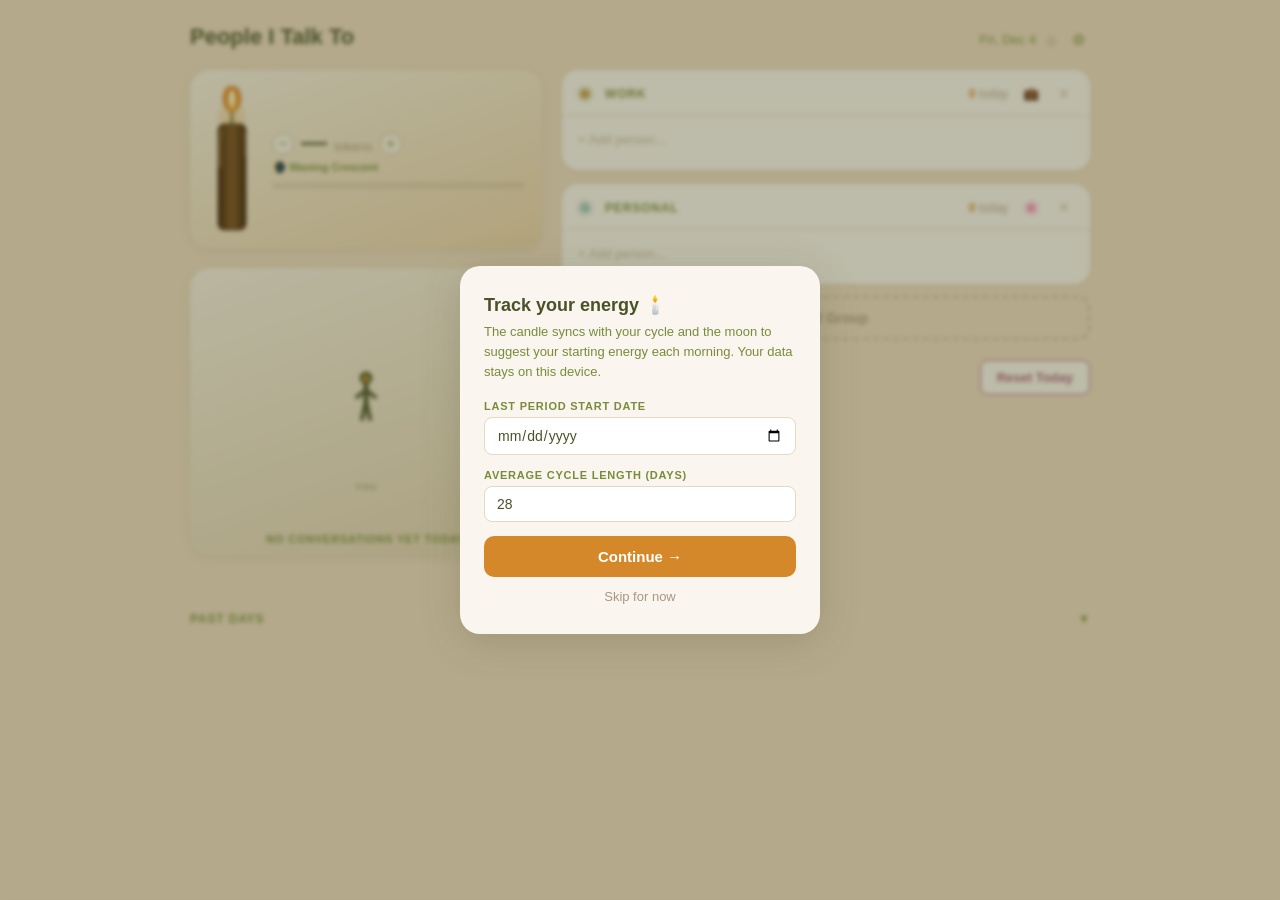
<file: .claude/worktrees/jolly-tu/conversation-tracker.html>
<!DOCTYPE html>
<html lang="en">
<head>
  <meta charset="UTF-8">
  <meta name="viewport" content="width=device-width, initial-scale=1.0">
  <title>People I Talk To</title>
  <style>
    * { box-sizing: border-box; margin: 0; padding: 0; }

    body {
      font-family: -apple-system, BlinkMacSystemFont, "Segoe UI", sans-serif;
      background: #EDD9C0;
      min-height: 100vh;
      padding: 24px 16px 48px;
    }

    .container { max-width: 900px; margin: 0 auto; }

    /* ── Two-column main grid ─────────────────────────── */
    .main-grid {
      display: grid;
      grid-template-columns: minmax(200px, 1fr) 1.5fr;
      gap: 20px;
      align-items: start;
    }

    .left-col  { display: flex; flex-direction: column; }
    .right-col { display: flex; flex-direction: column; }

    @media (max-width: 660px) {
      .main-grid { grid-template-columns: 1fr; }
    }

    header {
      display: flex;
      justify-content: space-between;
      align-items: flex-end;
      margin-bottom: 20px;
    }

    header h1 { font-size: 22px; font-weight: 700; color: #4A5228; }
    header .date { font-size: 13px; color: #7A8C3C; }

    /* ── Crowd ────────────────────────────────────────── */
    #crowd-section {
      background: linear-gradient(160deg, #f5ede0 0%, #e0ceaf 100%);
      border-radius: 20px;
      margin-bottom: 20px;
      box-shadow: 0 2px 10px rgba(74,82,40,0.10);
      overflow: hidden;
    }

    #crowd-canvas {
      position: relative;
      height: 260px;
      overflow: hidden;
    }

    .central-figure {
      position: absolute;
      left: 50%;
      top: 50%;
      transform: translate(-50%, -50%);
      z-index: 2;
      pointer-events: none;
    }

    .central-label {
      position: absolute;
      left: 50%;
      bottom: 36px;
      transform: translateX(-50%);
      font-size: 9px;
      font-weight: 700;
      color: #a89880;
      text-transform: uppercase;
      letter-spacing: 0.1em;
      pointer-events: none;
      user-select: none;
    }

    .crowd-avatar {
      position: absolute;
      transform: translate(-50%, -50%);
      z-index: 1;
      cursor: default;
    }

    .crowd-avatar:hover { z-index: 10; }

    .avatar-tip {
      position: absolute;
      bottom: calc(100% + 4px);
      left: 50%;
      transform: translateX(-50%);
      background: rgba(74,82,40,0.85);
      color: #EDD9C0;
      padding: 3px 9px;
      border-radius: 6px;
      font-size: 12px;
      font-weight: 500;
      white-space: nowrap;
      pointer-events: none;
      opacity: 0;
      transition: opacity 0.15s;
    }

    .crowd-avatar:hover .avatar-tip { opacity: 1; }

    #crowd-stats {
      text-align: center;
      padding: 5px 16px 11px;
      font-size: 11px;
      font-weight: 600;
      color: #7A8C3C;
      text-transform: uppercase;
      letter-spacing: 0.07em;
    }

    /* ── Color swatch ──────────────────────────────────── */
    .color-swatch {
      width: 14px;
      height: 14px;
      border-radius: 50%;
      display: inline-block;
      cursor: pointer;
      border: 2px solid rgba(255,255,255,0.7);
      box-shadow: 0 0 0 1px rgba(0,0,0,0.12);
      flex-shrink: 0;
      position: relative;
      transition: transform 0.12s;
    }

    .color-swatch:hover { transform: scale(1.15); }

    .color-input {
      position: absolute;
      inset: 0;
      opacity: 0;
      cursor: pointer;
      width: 100%;
      height: 100%;
      padding: 0;
      border: none;
    }

    /* ── Crowd animation ───────────────────────────────── */
    @keyframes crowdPulse {
      0%   { transform: translate(-50%, -50%) scale(1); }
      45%  { transform: translate(-50%, -50%) scale(1.38); }
      100% { transform: translate(-50%, -50%) scale(1); }
    }

    .crowd-avatar.pulse {
      animation: crowdPulse 0.35s cubic-bezier(0.34, 1.56, 0.64, 1);
    }

    /* ── Groups ───────────────────────────────────────── */
    .groups-container { display: flex; flex-direction: column; gap: 14px; }

    .group-section {
      background: #FAF5EE;
      border-radius: 16px;
      box-shadow: 0 1px 4px rgba(74,82,40,0.08);
      overflow: hidden;
    }

    .group-header {
      display: flex;
      align-items: center;
      justify-content: space-between;
      padding: 13px 16px 11px;
      border-bottom: 1px solid #e5d8c4;
      gap: 8px;
    }

    .group-header-left {
      display: flex;
      align-items: center;
      gap: 8px;
      flex: 1;
      min-width: 0;
    }

    .group-name {
      font-size: 12px;
      font-weight: 700;
      color: #7A8C3C;
      text-transform: uppercase;
      letter-spacing: 0.07em;
      outline: none;
      border-radius: 4px;
      padding: 2px 5px;
      cursor: text;
      min-width: 40px;
      max-width: 220px;
    }

    .group-name:focus {
      background: #f0e8d8;
      color: #4A5228;
      text-transform: none;
      letter-spacing: normal;
      font-size: 14px;
    }

    .group-name:empty::before { content: 'Group name…'; color: #c5b49a; }

    .group-header-right {
      display: flex;
      align-items: center;
      gap: 10px;
    }

    .group-total { font-size: 12px; color: #b0a090; }
    .group-total b { color: #D4882A; font-weight: 700; }

    .group-delete-btn {
      background: none;
      border: none;
      color: #c5b49a;
      font-size: 17px;
      cursor: pointer;
      padding: 2px 5px;
      border-radius: 4px;
      transition: color 0.12s;
      line-height: 1;
    }

    .group-delete-btn:hover { color: #A85C7A; }

    .group-body {
      padding: 6px 12px 2px;
      min-height: 54px;
      transition: background 0.12s;
      border-radius: 0 0 16px 16px;
    }

    .group-body.drag-over {
      background: #f5e8d0;
      outline: 2px dashed #D4882A;
      outline-offset: -4px;
      border-radius: 0 0 16px 16px;
    }

    /* ── Person cards ─────────────────────────────────── */
    .person-card {
      display: flex;
      align-items: center;
      gap: 9px;
      padding: 9px 4px;
      border-bottom: 1px solid #ede0d0;
      border-radius: 8px;
      transition: background 0.1s;
    }

    .person-card:last-of-type { border-bottom: none; }
    .person-card:hover { background: #f5ede0; }
    .person-card.dragging { opacity: 0.3; }

    .drag-handle {
      color: #c5b49a;
      font-size: 15px;
      cursor: grab;
      padding: 0 2px;
      user-select: none;
      flex-shrink: 0;
      line-height: 1;
    }

    .drag-handle:hover { color: #7A8C3C; }
    .drag-handle:active { cursor: grabbing; }

    .person-name {
      flex: 1;
      font-size: 15px;
      font-weight: 500;
      color: #4A5228;
      display: flex;
      align-items: center;
      gap: 6px;
      flex-wrap: wrap;
      word-break: break-word;
    }

    .person-count {
      font-size: 20px;
      font-weight: 700;
      color: #D4882A;
      min-width: 28px;
      text-align: center;
    }

    .tap-btn {
      padding: 8px 13px;
      background: #f5e8d0;
      color: #D4882A;
      border: none;
      border-radius: 8px;
      font-size: 17px;
      cursor: pointer;
      transition: background 0.12s, transform 0.1s;
      line-height: 1;
      flex-shrink: 0;
    }

    .tap-btn:hover { background: #edd8b0; }
    .tap-btn:active { transform: scale(0.92); }

    .delete-btn {
      background: none;
      border: none;
      color: #c5b49a;
      font-size: 15px;
      cursor: pointer;
      padding: 4px 5px;
      border-radius: 6px;
      transition: color 0.12s;
      line-height: 1;
      flex-shrink: 0;
    }

    .delete-btn:hover { color: #A85C7A; }

    .streak-badge {
      font-size: 11px;
      background: #f0e0eb;
      color: #A85C7A;
      padding: 2px 6px;
      border-radius: 20px;
      font-weight: 600;
      white-space: nowrap;
    }

    /* ── Add person row ───────────────────────────────── */
    .add-person-row { padding: 6px 4px 10px; }

    .add-person-input {
      width: 100%;
      border: none;
      outline: none;
      font-size: 13px;
      color: #a89880;
      background: transparent;
      padding: 4px 0;
    }

    .add-person-input::placeholder { color: #c5b49a; }
    .add-person-input:focus { color: #4A5228; }

    /* ── Add Group button ─────────────────────────────── */
    .add-group-btn {
      display: block;
      width: 100%;
      margin-top: 12px;
      padding: 12px;
      background: transparent;
      border: 2px dashed #c5b49a;
      border-radius: 12px;
      font-size: 14px;
      font-weight: 600;
      color: #a89880;
      cursor: pointer;
      transition: border-color 0.15s, color 0.15s;
    }

    .add-group-btn:hover { border-color: #7A8C3C; color: #7A8C3C; }

    /* ── Footer ───────────────────────────────────────── */
    .footer {
      margin-top: 20px;
      display: flex;
      justify-content: space-between;
      align-items: center;
    }

    .total { font-size: 14px; color: #7A8C3C; }
    .total span { font-weight: 700; color: #4A5228; }

    .reset-btn {
      padding: 9px 16px;
      background: #FAF5EE;
      color: #A85C7A;
      border: 1.5px solid #A85C7A;
      border-radius: 8px;
      font-size: 13px;
      font-weight: 600;
      cursor: pointer;
      transition: background 0.15s, color 0.15s;
    }

    .reset-btn:hover { background: #A85C7A; color: #fff; }

    /* ── History ──────────────────────────────────────── */
    .history-section { margin-top: 36px; }

    .history-header {
      display: flex;
      justify-content: space-between;
      align-items: center;
      margin-bottom: 12px;
      cursor: pointer;
      user-select: none;
    }

    .history-header h2 {
      font-size: 12px;
      font-weight: 700;
      color: #7A8C3C;
      text-transform: uppercase;
      letter-spacing: 0.07em;
    }

    .history-toggle { font-size: 12px; color: #7A8C3C; transition: transform 0.2s; }
    .history-toggle.open { transform: rotate(180deg); }

    .history-list { display: flex; flex-direction: column; gap: 8px; }

    .history-day {
      background: #FAF5EE;
      border-radius: 12px;
      box-shadow: 0 1px 4px rgba(74,82,40,0.06);
      overflow: hidden;
    }

    .history-day-header {
      display: flex;
      align-items: center;
      justify-content: space-between;
      padding: 13px 16px;
      cursor: pointer;
      user-select: none;
    }

    .history-day-header:hover { background: #f5ede0; }
    .history-day-date { font-size: 14px; font-weight: 600; color: #4A5228; }
    .history-day-right { display: flex; align-items: center; gap: 12px; }
    .history-day-total { font-size: 13px; color: #a89880; }
    .history-day-total span { font-weight: 700; color: #D4882A; }
    .history-chevron { font-size: 11px; color: #a89880; transition: transform 0.2s; }
    .history-chevron.open { transform: rotate(180deg); }

    .history-day-detail {
      display: none;
      padding: 0 16px 12px;
      border-top: 1px solid #e5d8c4;
    }

    .history-day-detail.open { display: block; }

    .history-row {
      display: flex;
      justify-content: space-between;
      padding: 6px 0;
      font-size: 14px;
      border-bottom: 1px solid #ede0d0;
    }

    .history-row:last-child { border-bottom: none; }
    .history-row .h-name { color: #4A5228; }
    .history-row .h-count { font-weight: 600; color: #D4882A; }

    .history-empty { text-align: center; color: #c5b49a; font-size: 13px; padding: 16px 0; }

    .bump { animation: bump 0.2s ease; }

    @keyframes bump {
      0%   { transform: scale(1); }
      50%  { transform: scale(1.3); }
      100% { transform: scale(1); }
    }

    /* ── Token / Candle ──────────────────────────────── */
    .candle-widget {
      background: linear-gradient(160deg, #f5ede0 0%, #ead0a8 100%);
      border-radius: 20px;
      margin-bottom: 20px;
      box-shadow: 0 2px 10px rgba(74,82,40,0.10);
      padding: 14px 18px;
      display: flex;
      align-items: center;
      gap: 16px;
    }

    .candle-svg-wrap {
      flex-shrink: 0;
      width: 48px;
      display: flex;
      align-items: flex-end;
      justify-content: center;
    }

    .candle-info { flex: 1; min-width: 0; }

    .candle-tokens {
      font-size: 26px;
      font-weight: 800;
      color: #4A5228;
      line-height: 1;
      margin-bottom: 3px;
    }

    .candle-tokens span { font-size: 13px; font-weight: 500; color: #a89880; }

    .candle-phase {
      font-size: 11px;
      color: #7A8C3C;
      font-weight: 600;
      margin-bottom: 8px;
      white-space: nowrap;
      overflow: hidden;
      text-overflow: ellipsis;
    }

    .token-bar-wrap {
      background: rgba(74,82,40,0.10);
      border-radius: 20px;
      height: 7px;
      overflow: hidden;
    }

    .token-bar-fill {
      height: 100%;
      border-radius: 20px;
      background: linear-gradient(90deg, #D4882A, #f7c14f);
      transition: width 0.5s cubic-bezier(0.34,1.56,0.64,1);
    }

    .candle-burnout {
      font-size: 12px;
      color: #A85C7A;
      font-weight: 600;
      margin-top: 6px;
      display: none;
    }

    @keyframes flicker {
      0%   { transform: scaleX(1)    scaleY(1)    rotate(-1deg);  }
      20%  { transform: scaleX(0.88) scaleY(1.06) rotate(1.5deg); }
      40%  { transform: scaleX(1.1)  scaleY(0.93) rotate(-2deg);  }
      60%  { transform: scaleX(0.94) scaleY(1.1)  rotate(1deg);   }
      80%  { transform: scaleX(1.06) scaleY(0.96) rotate(-1.5deg);}
      100% { transform: scaleX(1)    scaleY(1)    rotate(-1deg);  }
    }

    @keyframes flamePulseBurn {
      0%   { transform: scale(1); opacity: 1; }
      30%  { transform: scale(1.9) rotate(6deg); opacity: 0.65; }
      100% { transform: scale(1); opacity: 1; }
    }

    @keyframes flamePulseGrow {
      0%   { transform: scale(1); }
      50%  { transform: scale(1.6); }
      100% { transform: scale(1); }
    }

    @keyframes candleGlow {
      0%   { filter: drop-shadow(0 0 0px #D4882A); }
      40%  { filter: drop-shadow(0 0 10px #f7c14f); }
      100% { filter: drop-shadow(0 0 0px #D4882A); }
    }

    .flame-group {
      transform-origin: 24px 28px;
      animation: flicker 2.4s ease-in-out infinite;
    }

    .flame-group.pulse-burn { animation: flamePulseBurn 0.45s ease-out; }
    .flame-group.pulse-grow { animation: flamePulseGrow 0.45s cubic-bezier(0.34,1.56,0.64,1); }
    .candle-svg-wrap.glow    { animation: candleGlow 0.9s ease-out; }

    /* ── Modals ──────────────────────────────────────── */
    .modal-overlay {
      position: fixed;
      inset: 0;
      background: rgba(74,82,40,0.35);
      backdrop-filter: blur(2px);
      z-index: 100;
      display: flex;
      align-items: center;
      justify-content: center;
      padding: 20px;
    }

    .modal-overlay.hidden { display: none; }

    .modal-box {
      background: #FAF5EE;
      border-radius: 20px;
      padding: 28px 24px 22px;
      max-width: 360px;
      width: 100%;
      box-shadow: 0 8px 40px rgba(74,82,40,0.20);
    }

    .modal-box h2 { font-size: 18px; font-weight: 800; color: #4A5228; margin-bottom: 6px; }

    .modal-box p { font-size: 13px; color: #7A8C3C; margin-bottom: 18px; line-height: 1.55; }

    .modal-field { margin-bottom: 14px; }

    .modal-field label {
      display: block;
      font-size: 11px;
      font-weight: 700;
      color: #7A8C3C;
      text-transform: uppercase;
      letter-spacing: 0.07em;
      margin-bottom: 5px;
    }

    .modal-field input {
      width: 100%;
      padding: 9px 12px;
      border: 1.5px solid #e5d8c4;
      border-radius: 8px;
      font-size: 14px;
      color: #4A5228;
      background: #fff;
      outline: none;
      font-family: inherit;
    }

    .modal-field input:focus { border-color: #D4882A; }

    .modal-btn {
      display: block;
      width: 100%;
      padding: 12px;
      background: #D4882A;
      color: #fff;
      border: none;
      border-radius: 10px;
      font-size: 15px;
      font-weight: 700;
      cursor: pointer;
      margin-top: 10px;
      font-family: inherit;
      transition: background 0.15s;
      text-align: center;
    }

    .modal-btn:hover { background: #b87320; }

    .modal-btn.secondary {
      background: transparent;
      color: #a89880;
      font-size: 13px;
      font-weight: 500;
      margin-top: 4px;
      padding: 8px;
    }

    .modal-btn.secondary:hover { color: #7A8C3C; background: transparent; }

    .suggestion-moon { font-size: 36px; text-align: center; margin-bottom: 4px; }

    .suggestion-label {
      text-align: center;
      font-size: 13px;
      color: #7A8C3C;
      font-weight: 600;
      margin-bottom: 18px;
      line-height: 1.45;
    }

    .token-nudge {
      display: flex;
      align-items: center;
      justify-content: center;
      gap: 16px;
      margin-bottom: 18px;
    }

    .nudge-btn {
      width: 36px;
      height: 36px;
      border-radius: 50%;
      border: 2px solid #e5d8c4;
      background: #FAF5EE;
      color: #4A5228;
      font-size: 22px;
      cursor: pointer;
      display: flex;
      align-items: center;
      justify-content: center;
      transition: border-color 0.12s, color 0.12s;
      font-family: inherit;
      line-height: 1;
    }

    .nudge-btn:hover { border-color: #D4882A; color: #D4882A; }

    .nudge-value { font-size: 38px; font-weight: 800; color: #4A5228; min-width: 64px; text-align: center; }

    /* ── Group type badge ────────────────────────────── */
    .group-type-btn {
      background: none;
      border: none;
      font-size: 13px;
      cursor: pointer;
      padding: 2px 5px;
      border-radius: 4px;
      line-height: 1;
      transition: background 0.12s;
      flex-shrink: 0;
    }

    .group-type-btn:hover { background: #f0e8d8; }

    /* ── Settings button ─────────────────────────────── */
    .settings-btn {
      background: none;
      border: none;
      font-size: 15px;
      color: #7A8C3C;
      cursor: pointer;
      padding: 3px 5px;
      border-radius: 6px;
      line-height: 1;
      transition: color 0.12s, background 0.12s;
      flex-shrink: 0;
    }

    .settings-btn:hover { color: #4A5228; background: #f0e8d8; }

    /* ── Token adjust ────────────────────────────────── */
    .candle-tokens-row {
      display: flex;
      align-items: center;
      gap: 7px;
      margin-bottom: 3px;
    }

    .token-adj-btn {
      width: 22px;
      height: 22px;
      border-radius: 50%;
      border: 1.5px solid #c5b49a;
      background: rgba(255,255,255,0.5);
      color: #7A8C3C;
      font-size: 16px;
      cursor: pointer;
      display: flex;
      align-items: center;
      justify-content: center;
      line-height: 1;
      transition: border-color 0.12s, color 0.12s;
      font-family: inherit;
      flex-shrink: 0;
      padding: 0;
    }

    .token-adj-btn:hover { border-color: #D4882A; color: #D4882A; }
    .token-adj-btn:active { transform: scale(0.9); }

    /* ── Settings modal specifics ────────────────────── */
    .settings-forecast {
      background: #f0e8d8;
      border-radius: 10px;
      padding: 12px 14px;
      margin-bottom: 18px;
    }

    .forecast-row {
      display: flex;
      align-items: center;
      gap: 8px;
      font-size: 13px;
      padding: 3px 0;
    }

    .forecast-row-label { flex: 1; color: #4A5228; font-weight: 500; }

    .forecast-mod {
      font-size: 12px;
      font-weight: 700;
      color: #D4882A;
      min-width: 32px;
      text-align: right;
    }

    .forecast-mod.negative { color: #A85C7A; }

    .forecast-divider {
      border-top: 1px solid #e0ceaf;
      margin: 8px 0;
    }

    .forecast-suggested {
      font-size: 13px;
      color: #7A8C3C;
      font-weight: 600;
      text-align: center;
    }

    .forecast-suggested strong { color: #4A5228; font-size: 16px; }

    /* ── Horoscope card ──────────────────────────────── */
    .horoscope-card {
      background: linear-gradient(135deg, #f5ede0 0%, #e8d4b8 100%);
      border-radius: 16px;
      padding: 12px 16px;
      margin-bottom: 14px;
      box-shadow: 0 1px 6px rgba(74,82,40,0.08);
    }

    .horoscope-sign {
      font-size: 11px;
      font-weight: 700;
      color: #A85C7A;
      text-transform: uppercase;
      letter-spacing: 0.08em;
      margin-bottom: 5px;
    }

    .horoscope-text {
      font-size: 13px;
      color: #4A5228;
      line-height: 1.58;
      font-style: italic;
    }

    /* ── Horoscope actions ───────────────────────────── */
    .horoscope-header {
      display: flex;
      align-items: center;
      justify-content: space-between;
      margin-bottom: 6px;
    }

    .horoscope-refresh-btn {
      background: none;
      border: 1.5px solid #c5b49a;
      border-radius: 50%;
      width: 22px;
      height: 22px;
      font-size: 13px;
      color: #a89880;
      cursor: pointer;
      display: flex;
      align-items: center;
      justify-content: center;
      line-height: 1;
      transition: border-color 0.12s, color 0.12s, transform 0.3s;
      flex-shrink: 0;
      padding: 0;
    }

    .horoscope-refresh-btn:hover { border-color: #A85C7A; color: #A85C7A; }
    .horoscope-refresh-btn.spinning { transform: rotate(360deg); }

    .horoscope-ask-row {
      display: flex;
      gap: 6px;
      margin-top: 10px;
    }

    .horoscope-ask-input {
      flex: 1;
      border: 1.5px solid #ddd0be;
      border-radius: 8px;
      padding: 6px 10px;
      font-size: 12px;
      color: #4A5228;
      background: rgba(255,255,255,0.55);
      outline: none;
      font-family: inherit;
      min-width: 0;
    }

    .horoscope-ask-input::placeholder { color: #c5b49a; }
    .horoscope-ask-input:focus { border-color: #A85C7A; background: #fff; }

    .horoscope-ask-btn {
      padding: 6px 12px;
      background: #A85C7A;
      color: #fff;
      border: none;
      border-radius: 8px;
      font-size: 13px;
      font-weight: 600;
      cursor: pointer;
      transition: background 0.12s;
      flex-shrink: 0;
      font-family: inherit;
    }

    .horoscope-ask-btn:hover { background: #8a4860; }
    .horoscope-ask-btn:disabled { background: #c5b49a; cursor: default; }

    .horoscope-text.loading {
      color: #a89880;
      font-style: normal;
    }

    /* ── Per-person cost input ───────────────────────── */
    .cost-input {
      width: 36px;
      padding: 3px 4px;
      border: 1.5px solid #e5d8c4;
      border-radius: 6px;
      font-size: 12px;
      font-weight: 700;
      text-align: center;
      background: rgba(255,255,255,0.5);
      outline: none;
      -moz-appearance: textfield;
      flex-shrink: 0;
      font-family: inherit;
      cursor: text;
    }
    .cost-input::-webkit-inner-spin-button,
    .cost-input::-webkit-outer-spin-button { -webkit-appearance: none; }
    .cost-input:focus { border-color: #D4882A; background: #fff; }
  </style>
</head>
<body>
<div class="container">

  <header>
    <h1>People I Talk To</h1>
    <div style="display:flex;align-items:center;gap:6px;">
      <div class="date" id="today-date"></div>
      <a href="/" class="settings-btn" title="Home" style="text-decoration:none;">⌂</a>
      <button class="settings-btn" onclick="openSettings()" title="Energy settings">⚙</button>
    </div>
  </header>

  <div class="main-grid">
    <div class="left-col">

  <div class="candle-widget" id="candle-widget">
    <div class="candle-svg-wrap" id="candle-svg-wrap">
      <svg id="candle-svg" viewBox="0 0 48 150" xmlns="http://www.w3.org/2000/svg" width="48" height="150">
        <defs>
          <clipPath id="candle-clip">
            <rect x="10" y="40" width="28" height="106" rx="6"/>
          </clipPath>
          <!-- Burned/consumed wax (dark) — shown where tokens have been spent -->
          <linearGradient id="wax-grad" x1="10" y1="0" x2="38" y2="0" gradientUnits="userSpaceOnUse">
            <stop offset="0%"   stop-color="#2e1a06"/>
            <stop offset="22%"  stop-color="#5a3410"/>
            <stop offset="50%"  stop-color="#7a4e22"/>
            <stop offset="78%"  stop-color="#5a3410"/>
            <stop offset="100%" stop-color="#2e1a06"/>
          </linearGradient>
          <!-- Remaining wax (bright cream) — shown for current tokens left -->
          <linearGradient id="wax-fill-grad" x1="10" y1="0" x2="38" y2="0" gradientUnits="userSpaceOnUse">
            <stop offset="0%"   stop-color="#c09840"/>
            <stop offset="22%"  stop-color="#f0d898"/>
            <stop offset="50%"  stop-color="#faecc8"/>
            <stop offset="78%"  stop-color="#f0d898"/>
            <stop offset="100%" stop-color="#c09840"/>
          </linearGradient>
          <!-- Warm glow behind flame -->
          <radialGradient id="flame-glow-grad" cx="50%" cy="80%" r="60%">
            <stop offset="0%"   stop-color="#f7c14f" stop-opacity="0.50"/>
            <stop offset="100%" stop-color="#D4882A" stop-opacity="0"/>
          </radialGradient>
        </defs>

        <!-- Warm ambient glow around flame area -->
        <ellipse cx="24" cy="27" rx="16" ry="22" fill="url(#flame-glow-grad)"/>

        <!-- Candle body with cylindrical shading -->
        <rect x="10" y="40" width="28" height="106" rx="6" fill="url(#wax-grad)" stroke="#3a2008" stroke-width="0.8"/>

        <!-- Wax level fill (remaining wax) -->
        <rect id="candle-fill" x="10" y="40" width="28" height="106" fill="url(#wax-fill-grad)" clip-path="url(#candle-clip)"/>

        <!-- Wax drips -->
        <path d="M13 46 Q11 62 12 82" stroke="#c8a060" stroke-width="3.5" fill="none" stroke-linecap="round" opacity="0.38" clip-path="url(#candle-clip)"/>
        <path d="M36 48 Q38 61 37 72" stroke="#c8a060" stroke-width="2.5" fill="none" stroke-linecap="round" opacity="0.30" clip-path="url(#candle-clip)"/>

        <!-- Shine highlight (left side of cylinder) -->
        <rect id="candle-shine" x="14" y="43" width="5" height="36" rx="2.5" fill="rgba(255,255,255,0.22)" clip-path="url(#candle-clip)"/>

        <!-- Curved wick -->
        <path id="candle-wick" d="M24 29 Q23.2 34 24 40" stroke="#3d4018" stroke-width="1.8" fill="none" stroke-linecap="round"/>

        <!-- Organic flame -->
        <g id="candle-flame" class="flame-group">
          <!-- Outer glow layer -->
          <path d="M24 30 C15 25 13 17 15 10 C16 4 20 1 24 2 C28 1 32 4 33 10 C35 17 33 25 24 30Z" fill="#D4882A" opacity="0.78"/>
          <!-- Main flame body -->
          <path d="M24 29 C17 23 16 16 17 11 C18.5 5 21 3 24 4 C27 3 29.5 5 31 11 C32 16 31 23 24 29Z" fill="#e07818"/>
          <!-- Golden inner flame -->
          <path d="M24 27 C19 21 18.5 15 20 11 C21 7 22.5 5 24 6 C25.5 5 27 7 28 11 C29.5 15 29 21 24 27Z" fill="#f7c14f"/>
          <!-- Bright core -->
          <path d="M24 24 C21 18 21 13 22.5 9.5 C23 8 23.5 7 24 7 C24.5 7 25 8 25.5 9.5 C27 13 27 18 24 24Z" fill="#fffaee" opacity="0.90"/>
          <!-- Tip -->
          <ellipse cx="24" cy="9" rx="2" ry="3" fill="white" opacity="0.40"/>
        </g>

        <!-- Burned-out wax puddle -->
        <g id="candle-puddle" style="display:none">
          <ellipse cx="24" cy="146" rx="18" ry="4" fill="#c5a878" opacity="0.35"/>
        </g>
      </svg>
    </div>
    <div class="candle-info">
      <div class="candle-tokens-row">
        <button class="token-adj-btn" onclick="adjustTokens(-5)" title="−5 tokens">−</button>
        <div class="candle-tokens" id="candle-tokens">— <span>tokens</span></div>
        <button class="token-adj-btn" onclick="adjustTokens(+5)" title="+5 tokens">+</button>
      </div>
      <div class="candle-phase" id="candle-phase"></div>
      <div class="token-bar-wrap">
        <div class="token-bar-fill" id="token-bar-fill" style="width:0%"></div>
      </div>
      <div class="candle-burnout" id="candle-burnout">recharge tomorrow 🌙</div>
    </div>
  </div>

  <div class="horoscope-card" id="horoscope-card" style="display:none">
    <div class="horoscope-header">
      <div class="horoscope-sign" id="horoscope-sign"></div>
      <button class="horoscope-refresh-btn" id="horoscope-refresh-btn" onclick="refreshHoroscope()" title="Different reading">↺</button>
    </div>
    <div class="horoscope-text" id="horoscope-text"></div>
    <div class="horoscope-ask-row">
      <input type="text" class="horoscope-ask-input" id="horoscope-ask-input"
        placeholder="Ask the stars about something specific..."
        maxlength="120"
        onkeydown="if(event.key==='Enter') askHoroscope()"/>
      <button class="horoscope-ask-btn" id="horoscope-ask-btn" onclick="askHoroscope()">Ask</button>
    </div>
  </div>

  <div id="crowd-section">
    <div id="crowd-canvas">
      <!-- Central figure + avatars injected by JS -->
    </div>
    <div id="crowd-stats">No conversations yet today</div>
  </div>

    </div><!-- /.left-col -->
    <div class="right-col">

  <div id="groups-container" class="groups-container"></div>

  <button class="add-group-btn" onclick="addGroup()">+ Add Group</button>

  <div class="footer">
    <div class="total">Total today: <span id="total-count">0</span></div>
    <button class="reset-btn" onclick="resetCounts()">Reset Today</button>
  </div>

    </div><!-- /.right-col -->
  </div><!-- /.main-grid -->

  <div class="history-section">
    <div class="history-header" onclick="toggleHistory()">
      <h2>Past Days</h2>
      <span class="history-toggle" id="history-toggle">▼</span>
    </div>
    <div class="history-list" id="history-list" style="display:none"></div>
  </div>

</div>

<!-- Settings modal -->
<div class="modal-overlay hidden" id="settings-modal">
  <div class="modal-box">
    <h2>Energy Settings ⚙️</h2>
    <div class="settings-forecast">
      <div class="forecast-row">
        <span id="settings-moon-emoji">🌕</span>
        <span class="forecast-row-label" id="settings-moon-name">Moon phase</span>
        <span class="forecast-mod" id="settings-moon-mod">—</span>
      </div>
      <div class="forecast-row">
        <span>🌸</span>
        <span class="forecast-row-label" id="settings-cycle-name">Cycle phase</span>
        <span class="forecast-mod" id="settings-cycle-mod">—</span>
      </div>
      <div class="forecast-divider"></div>
      <div class="forecast-suggested">Suggested today: <strong id="settings-suggested">—</strong> tokens</div>
      <div class="forecast-divider" id="settings-horoscope-divider" style="display:none"></div>
      <div id="settings-zodiac-row" class="forecast-row" style="display:none">
        <span id="settings-zodiac-emoji"></span>
        <span class="forecast-row-label" id="settings-zodiac-name" style="font-style:italic;color:#A85C7A"></span>
      </div>
      <div id="settings-horoscope-text" style="font-size:12px;color:#5a3a18;font-style:italic;line-height:1.55;margin-top:4px;display:none"></div>
    </div>
    <div class="modal-field">
      <label>Birthday (for horoscope)</label>
      <input type="date" id="settings-birthday"/>
    </div>
    <div class="modal-field">
      <label>Last period start date</label>
      <input type="date" id="settings-period-date"/>
    </div>
    <div class="modal-field">
      <label>Average cycle length (days)</label>
      <input type="number" id="settings-cycle-length" min="21" max="45" value="28"/>
    </div>
    <div class="modal-field">
      <label>Claude API key <span style="color:#b0a090;font-weight:400;text-transform:none;letter-spacing:0;font-size:10px">(optional — powers "Ask the stars")</span></label>
      <input type="password" id="settings-api-key" placeholder="sk-ant-..."/>
    </div>
    <button class="modal-btn" onclick="saveSettings()">Save changes</button>
    <button class="modal-btn secondary" onclick="closeSettings()">Close</button>
  </div>
</div>

<!-- Setup modal -->
<div class="modal-overlay hidden" id="setup-modal">
  <div class="modal-box">
    <h2>Track your energy 🕯️</h2>
    <p>The candle syncs with your cycle and the moon to suggest your starting energy each morning. Your data stays on this device.</p>
    <div class="modal-field">
      <label>Last period start date</label>
      <input type="date" id="setup-period-date"/>
    </div>
    <div class="modal-field">
      <label>Average cycle length (days)</label>
      <input type="number" id="setup-cycle-length" value="28" min="21" max="45"/>
    </div>
    <button class="modal-btn" onclick="saveSetupAndSuggest()">Continue →</button>
    <button class="modal-btn secondary" onclick="skipSetup()">Skip for now</button>
  </div>
</div>

<!-- Daily suggestion modal -->
<div class="modal-overlay hidden" id="suggest-modal">
  <div class="modal-box">
    <div class="suggestion-moon" id="suggest-moon">🕯️</div>
    <div class="suggestion-label" id="suggest-label">Calculating your energy…</div>
    <div class="token-nudge">
      <button class="nudge-btn" onclick="nudgeTokens(-5)">−</button>
      <div class="nudge-value" id="nudge-value">80</div>
      <button class="nudge-btn" onclick="nudgeTokens(+5)">+</button>
    </div>
    <button class="modal-btn" onclick="confirmTokens()">Start with these tokens</button>
    <button class="modal-btn secondary" onclick="dismissSuggest()">Not today</button>
  </div>
</div>

<script>
  const STORAGE_KEY = 'conv_tracker_v2';
  const GROUP_COLORS = ['#D4882A','#7A8C3C','#A85C7A','#4A5228','#8B5E3C','#B87333','#5A7A4A','#C4734A'];

  let dragState = null;
  let _pendingSuggestedTokens = 80;
  let _horoscopeOffset = 0;

  const GROUP_TYPES      = { work: '💼', friend: '🌸', family: '🏡', neutral: '◎' };
  const GROUP_TYPE_ORDER = ['work', 'friend', 'family', 'neutral'];

  // ── Zodiac ────────────────────────────────────────────
  const ZODIAC = [
    { key:'capricorn',   emoji:'♑', name:'Capricorn',   ranges:[[12,22],[1,19]]  },
    { key:'aquarius',    emoji:'♒', name:'Aquarius',    ranges:[[1,20],[2,18]]   },
    { key:'pisces',      emoji:'♓', name:'Pisces',      ranges:[[2,19],[3,20]]   },
    { key:'aries',       emoji:'♈', name:'Aries',       ranges:[[3,21],[4,19]]   },
    { key:'taurus',      emoji:'♉', name:'Taurus',      ranges:[[4,20],[5,20]]   },
    { key:'gemini',      emoji:'♊', name:'Gemini',      ranges:[[5,21],[6,20]]   },
    { key:'cancer',      emoji:'♋', name:'Cancer',      ranges:[[6,21],[7,22]]   },
    { key:'leo',         emoji:'♌', name:'Leo',         ranges:[[7,23],[8,22]]   },
    { key:'virgo',       emoji:'♍', name:'Virgo',       ranges:[[8,23],[9,22]]   },
    { key:'libra',       emoji:'♎', name:'Libra',       ranges:[[9,23],[10,22]]  },
    { key:'scorpio',     emoji:'♏', name:'Scorpio',     ranges:[[10,23],[11,21]] },
    { key:'sagittarius', emoji:'♐', name:'Sagittarius', ranges:[[11,22],[12,21]] },
  ];

  const HOROSCOPES = {
    aries: [
      "Bold energy surrounds you — your directness opens doors today. Trust your instincts when connecting with others.",
      "A restless spark pushes you toward new conversations. Channel that fire into meaningful exchanges.",
      "Your leadership energy is strong; someone needs your honest perspective — offer it with warmth.",
      "The stars favor initiative. Reach out first; the connection you've been waiting on won't arrive on its own.",
      "Your natural charisma is amplified. Social situations that once felt draining may surprise you with ease.",
      "Mars lends extra stamina for emotional labor today. You can hold space for others without depleting yourself.",
      "A blunt truth lands softer than you'd expect — speak your mind with care and you'll be heard.",
      "Someone you reconnect with today carries more significance than it first appears.",
    ],
    taurus: [
      "Slow, steady connection is your gift today. Deep conversations nourish you more than surface-level chatter.",
      "Venus asks you to invest in relationships that have stood the test of time. Quality over quantity.",
      "Your presence is grounding for others — lean into that, but guard your own stillness.",
      "Comfort and routine bring unexpected joy. A familiar face brings news worth hearing.",
      "Patience is your superpower right now. Don't rush someone who needs time to open up.",
      "Your loyalty is being noticed. The energy you've put into relationships begins to return.",
      "A shared meal or walk transforms small talk into real connection. Lean into sensory richness.",
      "Someone is asking for your trust. Your instincts about their sincerity are probably right.",
    ],
    gemini: [
      "Your mind is buzzing with ideas — conversations spark and branch in unexpected directions. Follow the threads.",
      "Mercury sharpens your wit today. Words flow easily, but choose them thoughtfully.",
      "You're the connector today — two people in your circle would benefit from knowing each other.",
      "Curiosity is your compass. Ask the question you've been holding back.",
      "Your adaptability lets you meet people exactly where they are. This is a rare gift.",
      "A flood of messages and plans arrives — prioritize what truly feeds your spirit.",
      "Duality works in your favor: listen as much as you speak and you'll learn something surprising.",
      "An idea you share casually today plants a seed that comes back in full bloom later.",
    ],
    cancer: [
      "Your intuition about people is especially sharp today — trust it. Not everyone deserves access to your inner world.",
      "Emotional tides are high; let yourself feel without explaining. The right people won't need reasons.",
      "Nurturing energy flows from you naturally. Someone close needs care more than advice.",
      "Home and heart are your anchors. Genuine warmth goes further than witty banter.",
      "The moon amplifies your empathy — a beautiful gift, but remember to shield your own energy.",
      "An old memory surfaces to teach you something about a current relationship.",
      "Your protective instincts are activated. Check in on someone who's been quiet lately.",
      "Vulnerability is a strength today. Letting your guard down slightly deepens a bond significantly.",
    ],
    leo: [
      "The sun energizes your social presence — you light up every room today. Use it generously.",
      "Your warmth draws people toward you. Lead with your heart and let others bask in your attention.",
      "A creative spark turns an ordinary exchange into something memorable. Don't hold back your flair.",
      "Generosity of spirit is your signature. Celebrating someone else's win costs you nothing and means everything.",
      "You're being seen, and rightly so. Let yourself receive appreciation gracefully.",
      "Drama finds its way to you — rise above it and you emerge looking like the leader you are.",
      "Playfulness and humor are your bridge into deeper connection today. Don't underestimate lightness.",
      "Someone quietly admires your confidence. A kind word from you could change their day.",
    ],
    virgo: [
      "Your attention to detail serves relationships today. You notice what others miss — and it matters.",
      "Mercury sharpens your analytical mind, but the heart resists spreadsheets. Let some things be imperfect.",
      "Service is love in your language. A small, practical gesture means more than grand declarations.",
      "Listen carefully today — the real message often hides beneath what's being said.",
      "Your high standards are a gift and a challenge. Extend a little more grace and connections deepen.",
      "An overlooked detail in a recent conversation deserves revisiting. You were right to notice.",
      "Your help is most powerful when it's asked for. Wait to be invited before offering solutions.",
      "Quiet consistency builds the trust that flashy gestures never could. Keep showing up.",
    ],
    libra: [
      "Venus blesses your social grace today — harmony comes naturally and others gravitate toward your calm.",
      "Balance is your pursuit, but sometimes choosing a side is an act of love. Don't over-equivocate.",
      "Beauty in connection is your theme. Seek conversations that feel like art, not obligation.",
      "A relationship reaches a crossroads. Fairness and honesty together are your best compass.",
      "Your peacemaking instincts are needed. You're the only one who can bridge a particular divide.",
      "Indecision clears when you ask: what would I want if no one were watching?",
      "Partnership energy is strong. A collaboration discussed today could become something lasting.",
      "Your charm is a tool — wield it with intention rather than habit today.",
    ],
    scorpio: [
      "Your perceptive depth cuts through pretense today. You see what others can't — trust that vision.",
      "Intensity is your birthright. Channel it into meaningful exchange rather than quiet brooding.",
      "A truth surfaces that needed to come to light. Your ability to hold it without flinching is your strength.",
      "Not everyone can handle your full depth — and that's okay. Reveal yourself in layers.",
      "Pluto stirs transformation. A conversation that feels small today reshapes something fundamental.",
      "Your loyalty runs deep; make sure it's reciprocated before you extend more of yourself.",
      "Silence communicates volumes coming from you today. Use it deliberately.",
      "A hidden connection between people or events becomes clear to you — follow that thread.",
    ],
    sagittarius: [
      "Your optimism is infectious — share it freely. Even a brief exchange can lift someone's entire week.",
      "Adventure calls even in conversation. Seek out minds that challenge your assumptions.",
      "Jupiter expands your social world. A new connection today opens doors you didn't know existed.",
      "Your honesty, while bracing, is exactly what someone in your circle needs to hear.",
      "Freedom and connection aren't opposites today — you find both in the right exchange.",
      "A philosophical question worth sitting with: who in your life truly expands your horizons?",
      "Let what genuinely excites you lead — your enthusiasm is a renewable resource, and it's contagious.",
      "Seek a perspective wildly different from your own. Mental travel refreshes your social spirit.",
    ],
    capricorn: [
      "Your reliability is a gift. The people who count on you feel it, even when it goes unspoken.",
      "Saturn rewards patience — a relationship you've been tending quietly begins to bear fruit.",
      "Practical care is your love language. Small, consistent acts build the trust words alone never could.",
      "Your ambition is admirable, but don't let it crowd out the softer moments today.",
      "A mentor or elder figure offers wisdom worth receiving — set aside your self-sufficiency for a moment.",
      "Structure brings you peace, but flexibility unlocks connection. Loosen the plan slightly today.",
      "Long-term thinking guides your relationships. The investment you make today pays dividends.",
      "Someone quietly depends on your steadiness. Simply showing up is more than enough.",
    ],
    aquarius: [
      "Your originality shines in connection today — the stranger the conversation, the better.",
      "Uranus sparks unexpected encounters. Someone outside your usual circle carries a key insight.",
      "Your idealism is a compass. Let it guide you toward the relationships that actually matter.",
      "You're ahead of the curve, as usual. Be patient with those still catching up to your vision.",
      "Collective energy feeds you today. Seek out groups, communities, or even a lively group chat.",
      "Detachment is different from indifference — you can observe clearly and still care deeply.",
      "An unconventional approach to a stuck situation opens a conversation you'd given up on.",
      "Your friendship is rare and valuable. Someone today is quietly hoping to earn more of it.",
    ],
    pisces: [
      "Your empathy flows like water today, finding every crack. Set intentional limits on what you absorb.",
      "Neptune deepens your intuition — you feel the undercurrent of every room you enter.",
      "Dreams and reality blur at the edges. A hunch about someone deserves gentle exploration.",
      "Your compassion is your superpower and your vulnerability. Choose carefully who receives it today.",
      "Share something you love with someone who'd appreciate it — art, music, beauty opens hearts.",
      "Forgiveness asks for your attention — not because it was deserved, but because you're ready.",
      "A spiritual or creative connection feels fated today. Don't brush it off as coincidence.",
      "Your sensitivity picks up on what others overlook. Trust the feeling that something important is left unsaid.",
    ],
  };

  function getZodiacSign(birthday) {
    const [, mo, dy] = birthday.split('-').map(Number);
    for (const z of ZODIAC) {
      const [[sm, sd], [em, ed]] = z.ranges;
      if (sm > em) { // wraps year (Capricorn)
        if ((mo === sm && dy >= sd) || (mo === em && dy <= ed)) return z;
      } else {
        if ((mo === sm && dy >= sd) || (mo > sm && mo < em) || (mo === em && dy <= ed)) return z;
      }
    }
    return ZODIAC[0];
  }

  function getDailyHoroscope(key, date) {
    const msgs = HOROSCOPES[key];
    if (!msgs) return '';
    const dayOfYear = Math.floor((date - new Date(date.getFullYear(), 0, 0)) / 86400000);
    return msgs[dayOfYear % msgs.length];
  }

  function updateHoroscope(data) {
    const card = document.getElementById('horoscope-card');
    if (!card) return;
    if (!data.birthday) { card.style.display = 'none'; return; }
    const z = getZodiacSign(data.birthday);
    document.getElementById('horoscope-sign').textContent = `${z.emoji} ${z.name}`;
    const textEl = document.getElementById('horoscope-text');
    if (!textEl.classList.contains('loading')) {
      textEl.textContent = getDailyHoroscope(z.key, new Date());
    }
    card.style.display = '';
  }

  function refreshHoroscope() {
    const data = loadData();
    if (!data.birthday) return;
    _horoscopeOffset++;
    const z = getZodiacSign(data.birthday);
    const msgs = HOROSCOPES[z.key];
    const dayOfYear = Math.floor((new Date() - new Date(new Date().getFullYear(), 0, 0)) / 86400000);
    const textEl = document.getElementById('horoscope-text');
    textEl.classList.remove('loading');
    textEl.textContent = msgs[(dayOfYear + _horoscopeOffset) % msgs.length];
    // Spin the button
    const btn = document.getElementById('horoscope-refresh-btn');
    if (btn) {
      btn.classList.remove('spinning');
      void btn.offsetWidth;
      btn.classList.add('spinning');
      btn.addEventListener('transitionend', () => btn.classList.remove('spinning'), { once: true });
    }
  }

  async function askHoroscope() {
    const data = loadData();
    if (!data.birthday) return;
    const questionEl = document.getElementById('horoscope-ask-input');
    const question = questionEl.value.trim();
    if (!question) { refreshHoroscope(); return; }

    const apiKey = localStorage.getItem('conv_horoscope_key');
    const textEl = document.getElementById('horoscope-text');
    const sendBtn = document.getElementById('horoscope-ask-btn');

    if (!apiKey) {
      textEl.classList.remove('loading');
      textEl.textContent = 'Add your Claude API key in ⚙ settings to ask specific questions.';
      return;
    }

    const z = getZodiacSign(data.birthday);
    textEl.classList.add('loading');
    textEl.textContent = '✨ Reading the stars…';
    sendBtn.disabled = true;

    try {
      const res = await fetch('https://api.anthropic.com/v1/messages', {
        method: 'POST',
        headers: {
          'x-api-key': apiKey,
          'anthropic-version': '2023-06-01',
          'content-type': 'application/json',
          'anthropic-dangerous-direct-browser-access': 'true',
        },
        body: JSON.stringify({
          model: 'claude-haiku-4-5-20251001',
          max_tokens: 180,
          system: `You are a warm, intuitive astrologer. The person is a ${z.name}. Give a short personalized reading in 2-3 sentences. Be mystical but grounded, speak directly to them as a wise friend would.`,
          messages: [{ role: 'user', content: `Today I'm wondering about: ${question}` }]
        })
      });
      if (!res.ok) throw new Error(res.status);
      const json = await res.json();
      textEl.classList.remove('loading');
      textEl.textContent = json.content[0].text;
      questionEl.value = '';
    } catch (e) {
      textEl.classList.remove('loading');
      textEl.textContent = 'The stars are cloudy right now — try again in a moment.';
    } finally {
      sendBtn.disabled = false;
    }
  }

  // ── Moon phase (pure JS, no API needed) ───────────────
  function getMoonPhaseInfo(date) {
    const JD    = date.getTime() / 86400000 + 2440587.5;
    const phase = ((JD - 2451550.1) % 29.530588853 + 29.530588853) % 29.530588853;
    if (phase < 1.85)  return { name: 'New Moon',        emoji: '🌑', modifier: -15 };
    if (phase < 7.38)  return { name: 'Waxing Crescent', emoji: '🌒', modifier:  +5 };
    if (phase < 9.22)  return { name: 'First Quarter',   emoji: '🌓', modifier: +10 };
    if (phase < 14.77) return { name: 'Waxing Gibbous',  emoji: '🌔', modifier: +15 };
    if (phase < 16.61) return { name: 'Full Moon',       emoji: '🌕', modifier: +20 };
    if (phase < 22.15) return { name: 'Waning Gibbous',  emoji: '🌖', modifier:  +5 };
    if (phase < 24.0)  return { name: 'Last Quarter',    emoji: '🌗', modifier:  -5 };
    return                    { name: 'Waning Crescent', emoji: '🌘', modifier: -10 };
  }

  // ── Menstrual cycle phase ─────────────────────────────
  function getCyclePhaseInfo(lastPeriodStart, cycleLength) {
    const today = new Date(); today.setHours(0,0,0,0);
    const last  = new Date(lastPeriodStart + 'T00:00:00');
    const cycleDay = (Math.floor((today - last) / 86400000) % cycleLength) + 1;
    if (cycleDay <= 5)  return { name: 'Menstrual phase',  modifier: -20, day: cycleDay };
    if (cycleDay <= 13) return { name: 'Follicular phase', modifier: +15, day: cycleDay };
    if (cycleDay <= 17) return { name: 'Ovulation phase',  modifier: +20, day: cycleDay };
    return                     { name: 'Luteal phase',     modifier: -10, day: cycleDay };
  }

  // ── Token helpers ─────────────────────────────────────
  function getTodayTokens(data) {
    return (data.tokenDays && data.tokenDays[todayStr()]) || null;
  }

  function setTodayTokens(data, current, dailyMax) {
    if (!data.tokenDays) data.tokenDays = {};
    data.tokenDays[todayStr()] = { current, dailyMax };
  }

  function getGroupType(group) { return group.type || 'neutral'; }

  function getPersonCost(name, groupType, data) {
    if (data.personCosts && data.personCosts[name] !== undefined) return data.personCosts[name];
    return { work: 1, friend: -1, family: 0, neutral: 0 }[groupType] ?? 0;
  }

  // ── Candle visual ─────────────────────────────────────
  function updateCandleVisual(data) {
    const td       = getTodayTokens(data);
    const current  = td ? td.current  : null;
    const dailyMax = td ? td.dailyMax : null;
    const pct = (current !== null && dailyMax > 0) ? Math.max(0, Math.min(1, current / dailyMax)) : 0;

    const bodyY = 40, bodyH = 106;
    const fillH = Math.max(0, bodyH * pct);
    const fillY = bodyY + bodyH - fillH;

    const fillEl   = document.getElementById('candle-fill');
    const shineEl  = document.getElementById('candle-shine');
    const flameEl  = document.getElementById('candle-flame');
    const puddleEl = document.getElementById('candle-puddle');
    const wickEl   = document.getElementById('candle-wick');

    if (fillEl)  { fillEl.setAttribute('y', fillY);  fillEl.setAttribute('height', fillH); }
    if (shineEl) {
      shineEl.setAttribute('y', fillY + 3);
      shineEl.setAttribute('height', Math.max(0, Math.min(fillH - 6, 36)));
      shineEl.style.display = fillH > 9 ? '' : 'none';
    }

    const burned = current !== null && current <= 0;
    if (flameEl)  flameEl.style.display  = burned ? 'none' : '';
    if (puddleEl) puddleEl.style.display = burned ? ''     : 'none';
    if (wickEl)   wickEl.setAttribute('opacity', burned ? '0.3' : '1');

    const tokenEl = document.getElementById('candle-tokens');
    if (tokenEl) tokenEl.innerHTML = current !== null
      ? `${current} <span>/ ${dailyMax}</span>`
      : `— <span>tokens</span>`;

    const barEl = document.getElementById('token-bar-fill');
    if (barEl) barEl.style.width = current !== null ? (pct * 100) + '%' : '0%';

    const burnoutEl = document.getElementById('candle-burnout');
    if (burnoutEl) burnoutEl.style.display = burned ? 'block' : 'none';
  }

  function updateCandlePhase(data) {
    const phaseEl = document.getElementById('candle-phase');
    if (!phaseEl) return;
    const moon = getMoonPhaseInfo(new Date());
    if (!data.cycleData || !data.cycleData.lastPeriodStart) {
      phaseEl.textContent = `${moon.emoji} ${moon.name}`;
      return;
    }
    const cycle = getCyclePhaseInfo(data.cycleData.lastPeriodStart, data.cycleData.cycleLength || 28);
    phaseEl.textContent = `${moon.emoji} ${moon.name} · ${cycle.name}`;
  }

  function triggerFlameAnimation(type) {
    const flameEl = document.getElementById('candle-flame');
    const wrapEl  = document.getElementById('candle-svg-wrap');
    if (!flameEl) return;
    const cleanup = () => flameEl.classList.remove('pulse-burn', 'pulse-grow');
    if (type === 'work') {
      flameEl.classList.remove('pulse-burn', 'pulse-grow');
      void flameEl.offsetWidth;
      flameEl.classList.add('pulse-burn');
      flameEl.addEventListener('animationend', cleanup, { once: true });
    } else if (type === 'friend') {
      flameEl.classList.remove('pulse-burn', 'pulse-grow');
      void flameEl.offsetWidth;
      flameEl.classList.add('pulse-grow');
      flameEl.addEventListener('animationend', cleanup, { once: true });
      if (wrapEl) {
        wrapEl.classList.remove('glow');
        void wrapEl.offsetWidth;
        wrapEl.classList.add('glow');
        wrapEl.addEventListener('animationend', () => wrapEl.classList.remove('glow'), { once: true });
      }
    }
  }

  // ── Daily suggestion ──────────────────────────────────
  function checkDailySuggestion(data) {
    if (getTodayTokens(data)) return; // already set today
    if (!data.cycleData || !data.cycleData.lastPeriodStart) {
      document.getElementById('setup-modal').classList.remove('hidden');
      return;
    }
    openSuggestModal(data);
  }

  function openSuggestModal(data) {
    const moon   = getMoonPhaseInfo(new Date());
    const base   = 80;
    let tokens   = base + moon.modifier;
    let cyclePart = '';
    if (data.cycleData && data.cycleData.lastPeriodStart) {
      const cycle = getCyclePhaseInfo(data.cycleData.lastPeriodStart, data.cycleData.cycleLength || 28);
      tokens += cycle.modifier;
      cyclePart = ` + ${cycle.name.toLowerCase()}`;
    }
    tokens = Math.max(40, Math.min(120, tokens));
    _pendingSuggestedTokens = tokens;

    const power = tokens >= 100 ? 'full power' : tokens >= 80 ? 'good energy' : tokens >= 60 ? 'moderate energy' : 'low energy';
    document.getElementById('suggest-moon').textContent  = moon.emoji;
    document.getElementById('suggest-label').textContent = `${moon.name}${cyclePart} — you're probably at ${power} today. Suggested: ${tokens}`;
    document.getElementById('nudge-value').textContent   = tokens;
    document.getElementById('suggest-modal').classList.remove('hidden');
  }

  function nudgeTokens(delta) {
    _pendingSuggestedTokens = Math.max(40, Math.min(120, _pendingSuggestedTokens + delta));
    document.getElementById('nudge-value').textContent = _pendingSuggestedTokens;
  }

  function confirmTokens() {
    const data = loadData();
    setTodayTokens(data, _pendingSuggestedTokens, _pendingSuggestedTokens);
    saveData(data);
    document.getElementById('suggest-modal').classList.add('hidden');
    updateCandleVisual(data);
    updateCandlePhase(data);
  }

  function dismissSuggest() {
    const data = loadData();
    if (!getTodayTokens(data)) { setTodayTokens(data, 80, 80); saveData(data); }
    document.getElementById('suggest-modal').classList.add('hidden');
    updateCandleVisual(data);
    updateCandlePhase(data);
  }

  function saveSetupAndSuggest() {
    const dateInput   = document.getElementById('setup-period-date');
    const lengthInput = document.getElementById('setup-cycle-length');
    if (!dateInput.value) {
      dateInput.style.borderColor = '#A85C7A';
      setTimeout(() => dateInput.style.borderColor = '', 1000);
      return;
    }
    const data = loadData();
    data.cycleData = { lastPeriodStart: dateInput.value, cycleLength: parseInt(lengthInput.value) || 28 };
    saveData(data);
    document.getElementById('setup-modal').classList.add('hidden');
    openSuggestModal(data);
  }

  function skipSetup() {
    document.getElementById('setup-modal').classList.add('hidden');
    const data = loadData();
    if (!getTodayTokens(data)) {
      const moon   = getMoonPhaseInfo(new Date());
      const tokens = Math.max(40, Math.min(120, 80 + moon.modifier));
      setTodayTokens(data, tokens, tokens);
      saveData(data);
    }
    updateCandleVisual(data);
    updateCandlePhase(data);
  }

  // ── Settings panel ────────────────────────────────────
  function openSettings() {
    const data = loadData();
    const moon = getMoonPhaseInfo(new Date());

    document.getElementById('settings-moon-emoji').textContent = moon.emoji;
    document.getElementById('settings-moon-name').textContent  = moon.name;
    const moonModEl = document.getElementById('settings-moon-mod');
    moonModEl.textContent = (moon.modifier >= 0 ? '+' : '') + moon.modifier;
    moonModEl.className = 'forecast-mod' + (moon.modifier < 0 ? ' negative' : '');

    const cycleNameEl = document.getElementById('settings-cycle-name');
    const cycleModEl  = document.getElementById('settings-cycle-mod');

    let suggested;
    if (data.cycleData && data.cycleData.lastPeriodStart) {
      const cycle = getCyclePhaseInfo(data.cycleData.lastPeriodStart, data.cycleData.cycleLength || 28);
      cycleNameEl.textContent = cycle.name;
      cycleModEl.textContent  = (cycle.modifier >= 0 ? '+' : '') + cycle.modifier;
      cycleModEl.className    = 'forecast-mod' + (cycle.modifier < 0 ? ' negative' : '');
      suggested = Math.max(40, Math.min(120, 80 + moon.modifier + cycle.modifier));
      document.getElementById('settings-period-date').value   = data.cycleData.lastPeriodStart;
      document.getElementById('settings-cycle-length').value  = data.cycleData.cycleLength || 28;
    } else {
      cycleNameEl.textContent = 'Not set yet';
      cycleModEl.textContent  = '—';
      cycleModEl.className    = 'forecast-mod';
      suggested = Math.max(40, Math.min(120, 80 + moon.modifier));
    }

    document.getElementById('settings-suggested').textContent = suggested;

    // API key
    const savedKey = localStorage.getItem('conv_horoscope_key');
    if (savedKey) document.getElementById('settings-api-key').value = savedKey;

    // Horoscope
    const birthdayInput = document.getElementById('settings-birthday');
    if (data.birthday) birthdayInput.value = data.birthday;
    const hDivider = document.getElementById('settings-horoscope-divider');
    const hZodiac  = document.getElementById('settings-zodiac-row');
    const hText    = document.getElementById('settings-horoscope-text');
    if (data.birthday) {
      const z = getZodiacSign(data.birthday);
      document.getElementById('settings-zodiac-emoji').textContent = z.emoji;
      document.getElementById('settings-zodiac-name').textContent  = z.name;
      hText.textContent = getDailyHoroscope(z.key, new Date());
      hDivider.style.display = hZodiac.style.display = hText.style.display = '';
    } else {
      hDivider.style.display = hZodiac.style.display = hText.style.display = 'none';
    }

    document.getElementById('settings-modal').classList.remove('hidden');
  }

  function closeSettings() {
    document.getElementById('settings-modal').classList.add('hidden');
  }

  function saveSettings() {
    const dateEl     = document.getElementById('settings-period-date');
    const lengthEl   = document.getElementById('settings-cycle-length');
    const birthdayEl = document.getElementById('settings-birthday');
    if (!dateEl.value) {
      dateEl.style.borderColor = '#A85C7A';
      setTimeout(() => dateEl.style.borderColor = '', 1000);
      return;
    }
    const apiKeyEl = document.getElementById('settings-api-key');
    if (apiKeyEl.value.trim()) localStorage.setItem('conv_horoscope_key', apiKeyEl.value.trim());
    const data = loadData();
    data.cycleData = { lastPeriodStart: dateEl.value, cycleLength: parseInt(lengthEl.value) || 28 };
    if (birthdayEl.value) data.birthday = birthdayEl.value;
    saveData(data);
    updateCandlePhase(data);
    updateHoroscope(data);
    closeSettings();
  }

  // ── Manual token adjust ───────────────────────────────
  function adjustTokens(delta) {
    const data = loadData();
    const td   = getTodayTokens(data);
    if (!td) return;
    td.current = Math.max(0, Math.min(td.dailyMax, td.current + delta));
    saveData(data);
    updateCandleVisual(data);
  }

  // ── Group type cycling ────────────────────────────────
  function cycleGroupType(groupId) {
    const data  = loadData();
    const group = data.groups.find(g => g.id === groupId);
    if (!group) return;
    const idx   = GROUP_TYPE_ORDER.indexOf(group.type || 'neutral');
    group.type  = GROUP_TYPE_ORDER[(idx + 1) % GROUP_TYPE_ORDER.length];
    saveData(data);
    render();
  }

  // ── Color utils ───────────────────────────────────────
  function hexToHsl(hex) {
    let r = parseInt(hex.slice(1,3),16)/255;
    let g = parseInt(hex.slice(3,5),16)/255;
    let b = parseInt(hex.slice(5,7),16)/255;
    const max = Math.max(r,g,b), min = Math.min(r,g,b), d = max-min;
    let h=0, s=0, l=(max+min)/2;
    if (d) {
      s = d / (1 - Math.abs(2*l-1));
      switch(max) {
        case r: h=((g-b)/d+6)%6; break;
        case g: h=(b-r)/d+2;     break;
        case b: h=(r-g)/d+4;     break;
      }
      h /= 6;
    }
    return [h*360, s*100, l*100];
  }

  function hslToHex(h, s, l) {
    h/=360; s/=100; l/=100;
    const a = s*Math.min(l,1-l);
    const f = n => {
      const k=(n+h*12)%12;
      return l - a*Math.max(-1,Math.min(k-3,9-k,1));
    };
    return '#'+[f(0),f(8),f(4)].map(x=>Math.round(x*255).toString(16).padStart(2,'0')).join('');
  }

  function lighten(hex, amt=30) {
    if (!/^#[0-9a-f]{6}$/i.test(hex)) return hex;
    const [h,s,l] = hexToHsl(hex);
    return hslToHex(h, Math.max(0,s-10), Math.min(94,l+amt));
  }

  function darken(hex, amt=22) {
    if (!/^#[0-9a-f]{6}$/i.test(hex)) return hex;
    const [h,s,l] = hexToHsl(hex);
    return hslToHex(h, Math.min(100,s+5), Math.max(5,l-amt));
  }

  // ── Utils ─────────────────────────────────────────────
  function todayStr() { return new Date().toLocaleDateString('en-CA'); }

  function uid() { return 'g' + Date.now() + Math.random().toString(36).slice(2,5); }

  function escapeHtml(s) {
    return s.replace(/&/g,'&amp;').replace(/</g,'&lt;').replace(/>/g,'&gt;').replace(/"/g,'&quot;');
  }

  function getPriorDays(n, beforeDate) {
    const result = [];
    const d = new Date(beforeDate + 'T00:00:00');
    for (let i=1; i<=n; i++) {
      const p = new Date(d);
      p.setDate(d.getDate()-i);
      result.push(p.toLocaleDateString('en-CA'));
    }
    return result;
  }

  function getAllPeople(data) { return data.groups.flatMap(g => g.people); }

  // ── Avatar utils ──────────────────────────────────────
  function nameHash(name) {
    return name.split('').reduce((h,c) => Math.imul(h,31) + c.charCodeAt(0) | 0, 0);
  }

  // Draw one standing person's SVG elements at center-x=cx, feet at baseY=52
  function _p(cx, type) {
    const P = {
      adult:   { cy:18, r:5.5, n:23.5, hip:36.5, ay:28.4, ax:7,   ae:33.4, lx:3.5, sw:4.5, sw2:4   },
      elderly: { cy:18, r:5.5, n:23.5, hip:36.5, ay:28.4, ax:7,   ae:33.4, lx:3.5, sw:4.5, sw2:4   },
      child:   { cy:27, r:4,   n:31,   hip:40,   ay:34.5, ax:5,   ae:38.5, lx:2.5, sw:3.5, sw2:3   },
      toddler: { cy:33, r:3,   n:36,   hip:43,   ay:39,   ax:3.5, ae:41.5, lx:2,   sw:3,   sw2:2.5 },
    };
    const q = P[type] || P.adult;
    let s = `<circle cx="${cx}" cy="${q.cy}" r="${q.r}" stroke="none"/>
      <line x1="${cx}" y1="${q.n}"  x2="${cx}" y2="${q.hip}" stroke-width="${q.sw}"/>
      <line x1="${cx}" y1="${q.ay}" x2="${cx-q.ax}" y2="${q.ae}" stroke-width="${q.sw2}"/>
      <line x1="${cx}" y1="${q.ay}" x2="${cx+q.ax}" y2="${q.ae}" stroke-width="${q.sw2}"/>
      <line x1="${cx}" y1="${q.hip}" x2="${cx-q.lx}" y2="52" stroke-width="${q.sw2}"/>
      <line x1="${cx}" y1="${q.hip}" x2="${cx+q.lx}" y2="52" stroke-width="${q.sw2}"/>`;
    if (type === 'elderly')
      s += `<line x1="${cx+q.ax}" y1="${q.ae}" x2="${cx+q.ax+5}" y2="52" stroke-width="2.5"/>`;
    return s;
  }

  // Hand positions (right/left) for a person type
  function _hr(cx, t) { return { x: cx + ({adult:7,elderly:7,child:5,toddler:3.5}[t]||7), y: ({adult:33.4,elderly:33.4,child:38.5,toddler:41.5}[t]||33.4) }; }
  function _hl(cx, t) { return { x: cx - ({adult:7,elderly:7,child:5,toddler:3.5}[t]||7), y: ({adult:33.4,elderly:33.4,child:38.5,toddler:41.5}[t]||33.4) }; }

  // Build a family-group SVG
  function _familySVG(figures, vw, color, size, holding) {
    const vh = 56, w = Math.round(size * vw / vh);
    let inner = '';
    if (holding) {
      for (let i = 0; i < figures.length - 1; i++) {
        const a = figures[i], b = figures[i+1];
        const ra = _hr(a.cx, a.t), lb = _hl(b.cx, b.t);
        inner += `<line x1="${ra.x}" y1="${ra.y}" x2="${lb.x}" y2="${lb.y}" stroke-width="3"/>`;
      }
    }
    figures.forEach(f => inner += _p(f.cx, f.t));
    return `<svg viewBox="0 0 ${vw} ${vh}" width="${w}" height="${size}" xmlns="http://www.w3.org/2000/svg">
      <g stroke="${color}" stroke-linecap="round" stroke-linejoin="round" fill="${color}">${inner}</g></svg>`;
  }

  // 6 family configurations (matching reference image)
  const FAMILY_DEFS = [
    { f:[{cx:14,t:'adult'},{cx:36,t:'adult'},{cx:56,t:'child'}],                              vw:70, h:false }, // adult+adult+child
    { f:[{cx:13,t:'adult'},{cx:37,t:'elderly'}],                                              vw:56, h:false }, // adult+elderly w/ cane
    { f:[{cx:11,t:'child'},{cx:28,t:'adult'},{cx:51,t:'adult'},{cx:68,t:'child'}],            vw:80, h:false }, // 2+2 family
    { f:[{cx:14,t:'adult'},{cx:31,t:'toddler'},{cx:49,t:'adult'}],                            vw:63, h:false }, // adult+toddler+adult
    { f:[{cx:14,t:'adult'},{cx:38,t:'adult'}],                                                vw:52, h:false }, // couple
    { f:[{cx:11,t:'child'},{cx:28,t:'adult'},{cx:51,t:'adult'},{cx:68,t:'child'}],            vw:80, h:true  }, // 4 holding hands
  ];

  // Jumping figure (Friends)
  function svgJumping(color, size) {
    const vw=40, vh=52, w=Math.round(size*vw/vh);
    return `<svg viewBox="0 0 ${vw} ${vh}" width="${w}" height="${size}" xmlns="http://www.w3.org/2000/svg">
      <g stroke="${color}" stroke-linecap="round" stroke-linejoin="round" fill="${color}">
        <circle cx="21" cy="8" r="6" stroke="none"/>
        <line x1="21" y1="14" x2="20" y2="30" stroke-width="5"/>
        <line x1="21" y1="19" x2="33" y2="7"  stroke-width="4"/>
        <line x1="21" y1="19" x2="9"  y2="23" stroke-width="4"/>
        <line x1="20" y1="30" x2="16" y2="44" stroke-width="4"/>
        <line x1="20" y1="30" x2="29" y2="40" stroke-width="4"/>
        <line x1="29" y1="40" x2="22" y2="49" stroke-width="4"/>
      </g></svg>`;
  }

  // Briefcase standing (Work)
  function svgBriefcaseStand(color, size) {
    const vw=42, vh=56, w=Math.round(size*vw/vh);
    return `<svg viewBox="0 0 ${vw} ${vh}" width="${w}" height="${size}" xmlns="http://www.w3.org/2000/svg">
      <g stroke="${color}" stroke-linecap="round" stroke-linejoin="round" fill="${color}">
        <circle cx="19" cy="8" r="6" stroke="none"/>
        <line x1="19" y1="14" x2="19" y2="31" stroke-width="5"/>
        <line x1="19" y1="20" x2="10" y2="27" stroke-width="4"/>
        <line x1="19" y1="20" x2="28" y2="26" stroke-width="4"/>
        <rect x="25" y="27" width="12" height="8" rx="2" stroke="none"/>
        <path d="M28 27 L28 25 Q29.5 23 31 25 L31 27" fill="none" stroke-width="2"/>
        <line x1="19" y1="31" x2="15" y2="52" stroke-width="4"/>
        <line x1="19" y1="31" x2="23" y2="52" stroke-width="4"/>
      </g></svg>`;
  }

  // Briefcase running (Work)
  function svgBriefcaseRun(color, size) {
    const vw=52, vh=54, w=Math.round(size*vw/vh);
    return `<svg viewBox="0 0 ${vw} ${vh}" width="${w}" height="${size}" xmlns="http://www.w3.org/2000/svg">
      <g stroke="${color}" stroke-linecap="round" stroke-linejoin="round" fill="${color}">
        <circle cx="33" cy="8" r="6" stroke="none"/>
        <line x1="31" y1="14" x2="24" y2="30" stroke-width="5"/>
        <line x1="29" y1="20" x2="42" y2="15" stroke-width="4"/>
        <rect x="39" y="8"  width="12" height="9" rx="2" stroke="none"/>
        <line x1="27" y1="22" x2="14" y2="26" stroke-width="4"/>
        <rect x="7"  y="21" width="9"  height="7" rx="2" stroke="none"/>
        <line x1="24" y1="30" x2="18" y2="46" stroke-width="4"/>
        <line x1="18" y1="46" x2="10" y2="52" stroke-width="4"/>
        <line x1="24" y1="30" x2="33" y2="42" stroke-width="4"/>
        <line x1="33" y1="42" x2="41" y2="36" stroke-width="4"/>
      </g></svg>`;
  }

  function buildAvatarSVG(name, color, size, groupType) {
    const h = Math.abs(nameHash(name));
    if (groupType === 'friend')  return svgJumping(color, size);
    if (groupType === 'work')    return h % 2 === 0 ? svgBriefcaseStand(color, size) : svgBriefcaseRun(color, size);
    if (groupType === 'family') {
      const d = FAMILY_DEFS[h % FAMILY_DEFS.length];
      return _familySVG(d.f, d.vw, color, size, d.h);
    }
    // neutral: cycle through all poses
    const all = [
      (c,s) => svgJumping(c, s),
      (c,s) => svgBriefcaseStand(c, s),
      (c,s) => svgBriefcaseRun(c, s),
      (c,s) => _familySVG(FAMILY_DEFS[0].f, FAMILY_DEFS[0].vw, c, s, false),
      (c,s) => _familySVG(FAMILY_DEFS[4].f, FAMILY_DEFS[4].vw, c, s, false),
      (c,s) => _familySVG(FAMILY_DEFS[3].f, FAMILY_DEFS[3].vw, c, s, false),
    ];
    return all[h % all.length](color, size);
  }

  function buildCentralSVG(size=52) {
    const vw=40, vh=52, w=Math.round(size*vw/vh);
    return `<svg viewBox="0 0 ${vw} ${vh}" width="${w}" height="${size}" xmlns="http://www.w3.org/2000/svg">
      <g stroke="#4A5228" stroke-linecap="round" stroke-linejoin="round" fill="#4A5228">
        <circle cx="20" cy="8" r="6.5" stroke="none"/>
        <line x1="20" y1="15" x2="20" y2="31" stroke-width="5"/>
        <line x1="20" y1="20" x2="11" y2="27" stroke-width="4"/>
        <line x1="20" y1="20" x2="29" y2="27" stroke-width="4"/>
        <line x1="20" y1="31" x2="16" y2="49" stroke-width="4"/>
        <line x1="20" y1="31" x2="24" y2="49" stroke-width="4"/>
      </g>
      <path d="M20 3 L21.3 7 L25 7 L22.1 9.1 L23.2 13 L20 10.8 L16.8 13 L17.9 9.1 L15 7 L18.7 7 Z" fill="#D4882A" stroke="none"/>
    </svg>`;
  }

  function crowdPosition(index) {
    const goldenAngle = Math.PI * (3 - Math.sqrt(5));
    const r = 55 + 22 * Math.sqrt(index);
    const a = index * goldenAngle;
    return { dx: r * Math.cos(a), dy: r * Math.sin(a) };
  }

  function avatarSize(count) {
    return Math.round(28 + Math.min(count - 1, 6) * 7);
  }

  // ── Day transition ────────────────────────────────────
  function handleDayTransition(data, today) {
    const last3 = getPriorDays(3, today);
    if (!data.regulars) data.regulars = [];

    const hasHistory = Object.keys(data.days).some(k => k <= last3[2]);
    if (!hasHistory) return data;

    data.groups.forEach(group => {
      group.people = group.people.filter(name => {
        const counts = last3.map(d => (data.days[d] && data.days[d][name]) || 0);
        if (counts.every(c => c === 0)) {
          data.regulars = data.regulars.filter(r => r !== name);
          return false;
        }
        return true;
      });
    });

    getAllPeople(data).forEach(name => {
      const counts = last3.map(d => (data.days[d] && data.days[d][name]) || 0);
      const allActive = counts.every(c => c > 0);
      if (allActive && !data.regulars.includes(name)) {
        data.regulars.push(name);
      } else if (!allActive) {
        data.regulars = data.regulars.filter(r => r !== name);
      }
    });

    return data;
  }

  // ── Data ──────────────────────────────────────────────
  function loadData() {
    const raw = localStorage.getItem(STORAGE_KEY);
    let data;

    if (!raw) {
      data = {
        groups: [
          { id: uid(), name: 'Work',     people: [], color: GROUP_COLORS[0] },
          { id: uid(), name: 'Personal', people: [], color: GROUP_COLORS[1] }
        ],
        days: {}, regulars: [], lastDate: todayStr()
      };
      saveData(data);
      return data;
    }

    data = JSON.parse(raw);

    // Migrate v1 (people as objects with .count)
    if (data.date !== undefined && !data.days) {
      const old = data.people || [];
      const hist = {};
      if (old.some(p => p.count > 0)) {
        hist[data.date] = {};
        old.forEach(p => { hist[data.date][p.name] = p.count; });
      }
      data = { people: old.map(p => p.name), days: hist, regulars: [], lastDate: data.date };
    }

    // Migrate v2 (flat data.people → groups)
    if (!data.groups && Array.isArray(data.people)) {
      data.groups = [{ id: uid(), name: 'General', people: data.people, color: GROUP_COLORS[0] }];
      delete data.people;
    }

    if (!data.regulars) data.regulars = [];
    if (!data.groups)   data.groups   = [];

    // Ensure every group has a color and a type
    data.groups.forEach((g, i) => {
      if (!g.color) g.color = GROUP_COLORS[i % GROUP_COLORS.length];
      if (!g.type) {
        const n = (g.name || '').toLowerCase();
        if (n.includes('work') || n.includes('office') || n.includes('professional') || n.includes('colleague')) g.type = 'work';
        else if (n.includes('family') || n.includes('fam') || n.includes('parent') || n.includes('sibling'))     g.type = 'family';
        else g.type = 'friend';
      }
    });

    if (!data.tokenDays) data.tokenDays = {};
    if (!data.personCosts) data.personCosts = {};
    if (data.birthday === undefined) data.birthday = null;
    if (data.cycleData === undefined) data.cycleData = null;

    const today = todayStr();
    if (data.lastDate && data.lastDate !== today) {
      data = handleDayTransition(data, today);
    }
    data.lastDate = today;
    saveData(data);
    return data;
  }

  function saveData(data) { localStorage.setItem(STORAGE_KEY, JSON.stringify(data)); }

  // ── Crowd rendering ───────────────────────────────────
  function renderCrowd(data) {
    const canvas = document.getElementById('crowd-canvas');

    // Build / refresh central figure
    if (!canvas.querySelector('.central-figure')) {
      const fig = document.createElement('div');
      fig.className = 'central-figure';
      fig.innerHTML = buildCentralSVG(52);
      canvas.appendChild(fig);
      const lbl = document.createElement('div');
      lbl.className = 'central-label';
      lbl.textContent = 'you';
      canvas.appendChild(lbl);
    }

    // Remove all existing crowd avatars
    canvas.querySelectorAll('.crowd-avatar').forEach(el => el.remove());

    const today = todayStr();
    const todayCounts = data.days[today] || {};
    const W = canvas.offsetWidth  || 480;
    const H = canvas.offsetHeight || 260;

    let idx = 0;
    data.groups.forEach(group => {
      group.people.forEach(name => {
        const count = todayCounts[name] || 0;
        if (count > 0) {
          addAvatarToCanvas(name, idx, count, group.color, false, W, H, getGroupType(group));
          idx++;
        }
      });
    });

    const total = Object.values(todayCounts).reduce((s,v) => s+v, 0);
    updateCrowdLabel(total);
  }

  function addAvatarToCanvas(name, index, count, color, animate, W, H, groupType) {
    const canvas = document.getElementById('crowd-canvas');
    const cx = W / 2;
    const cy = H / 2;
    const pos  = crowdPosition(index);
    const size = avatarSize(count);

    const div = document.createElement('div');
    div.className = 'crowd-avatar';
    div.dataset.name = name;
    div.dataset.groupType = groupType || 'neutral';
    div.innerHTML = buildAvatarSVG(name, color, size, groupType || 'neutral') +
      `<div class="avatar-tip">${escapeHtml(name)} · ${count}</div>`;

    const finalLeft = cx + pos.dx;
    const finalTop  = cy + pos.dy;

    if (animate) {
      const scale = Math.max(3, 180 / Math.max(1, Math.hypot(pos.dx, pos.dy)));
      div.style.left      = (cx + pos.dx * scale) + 'px';
      div.style.top       = (cy + pos.dy * scale) + 'px';
      div.style.transform = 'translate(-50%, -50%) scale(0.1)';
      div.style.opacity   = '0';
      canvas.appendChild(div);

      requestAnimationFrame(() => requestAnimationFrame(() => {
        div.style.transition = [
          'left 0.7s cubic-bezier(0.34,1.56,0.64,1)',
          'top 0.7s cubic-bezier(0.34,1.56,0.64,1)',
          'transform 0.7s cubic-bezier(0.34,1.56,0.64,1)',
          'opacity 0.4s ease'
        ].join(', ');
        div.style.left      = finalLeft + 'px';
        div.style.top       = finalTop  + 'px';
        div.style.transform = 'translate(-50%, -50%) scale(1)';
        div.style.opacity   = '1';
      }));
    } else {
      div.style.left      = finalLeft + 'px';
      div.style.top       = finalTop  + 'px';
      div.style.transform = 'translate(-50%, -50%)';
      div.style.opacity   = '1';
      canvas.appendChild(div);
    }
  }

  function pulseAvatar(name, count) {
    const canvas = document.getElementById('crowd-canvas');
    const div = Array.from(canvas.querySelectorAll('.crowd-avatar'))
      .find(el => el.dataset.name === name);
    if (!div) return;

    const size = avatarSize(count);
    const svg  = div.querySelector('svg');
    if (svg) {
      const vb = (svg.getAttribute('viewBox') || '0 0 40 52').split(' ');
      const vw = parseFloat(vb[2]) || 40, vh = parseFloat(vb[3]) || 52;
      svg.setAttribute('height', size);
      svg.setAttribute('width', Math.round(size * vw / vh));
    }
    const tip = div.querySelector('.avatar-tip');
    if (tip) tip.textContent = `${name} · ${count}`;

    div.classList.remove('pulse');
    void div.offsetWidth;
    div.classList.add('pulse');
  }

  function updateCrowdLabel(total) {
    const el = document.getElementById('crowd-stats');
    if (!el) return;
    el.textContent = total === 0
      ? 'No conversations yet today'
      : `${total} conversation${total === 1 ? '' : 's'} today`;
  }

  // ── Main render ───────────────────────────────────────
  function render() {
    const data = loadData();
    const todayCounts = data.days[todayStr()] || {};
    const container = document.getElementById('groups-container');
    container.innerHTML = '';

    let grandTotal = 0;

    data.groups.forEach(group => {
      const groupTotal = group.people.reduce((s,n) => s + (todayCounts[n] || 0), 0);
      grandTotal += groupTotal;

      const section = document.createElement('div');
      section.className = 'group-section';
      section.dataset.groupId = group.id;

      // Header
      const header = document.createElement('div');
      header.className = 'group-header';

      // Left side: color swatch + editable name
      const left = document.createElement('div');
      left.className = 'group-header-left';

      const swatch = document.createElement('label');
      swatch.className = 'color-swatch';
      swatch.style.background = group.color;
      swatch.title = 'Change group color';
      const colorInput = document.createElement('input');
      colorInput.type = 'color';
      colorInput.className = 'color-input';
      colorInput.value = group.color;
      colorInput.addEventListener('input', e => {
        const newColor = e.target.value;
        swatch.style.background = newColor;
        const d = loadData();
        const g = d.groups.find(x => x.id === group.id);
        if (g) { g.color = newColor; saveData(d); renderCrowd(d); }
      });
      swatch.appendChild(colorInput);
      left.appendChild(swatch);

      const nameEl = document.createElement('span');
      nameEl.className = 'group-name';
      nameEl.contentEditable = 'true';
      nameEl.spellcheck = false;
      nameEl.textContent = group.name;
      nameEl.addEventListener('keydown', e => {
        if (e.key === 'Enter' || e.key === 'Escape') { e.preventDefault(); nameEl.blur(); }
      });
      nameEl.addEventListener('blur', () => {
        const newName = nameEl.textContent.trim() || 'Group';
        const d = loadData();
        const g = d.groups.find(x => x.id === group.id);
        if (g) { g.name = newName; saveData(d); }
        nameEl.textContent = newName;
      });
      left.appendChild(nameEl);
      header.appendChild(left);

      // Right side: group total + type + delete
      const right = document.createElement('div');
      right.className = 'group-header-right';
      right.innerHTML = `<span class="group-total"><b>${groupTotal}</b> today</span>`;
      const typeBtn = document.createElement('button');
      typeBtn.className = 'group-type-btn';
      const gType = getGroupType(group);
      typeBtn.title = `Type: ${gType} — click to change`;
      typeBtn.textContent = GROUP_TYPES[gType];
      typeBtn.addEventListener('click', () => cycleGroupType(group.id));
      right.appendChild(typeBtn);
      const delBtn = document.createElement('button');
      delBtn.className = 'group-delete-btn';
      delBtn.title = 'Delete group';
      delBtn.textContent = '×';
      delBtn.addEventListener('click', () => deleteGroup(group.id));
      right.appendChild(delBtn);
      header.appendChild(right);

      section.appendChild(header);

      // Body (drop zone)
      const body = document.createElement('div');
      body.className = 'group-body';
      body.addEventListener('dragover',  e => { e.preventDefault(); e.dataTransfer.dropEffect = 'move'; });
      body.addEventListener('dragenter', e => { if (!body.contains(e.relatedTarget)) body.classList.add('drag-over'); });
      body.addEventListener('dragleave', e => { if (!body.contains(e.relatedTarget)) body.classList.remove('drag-over'); });
      body.addEventListener('drop',      e => onDrop(e, group.id));

      const COST_DEFAULTS = { work: 1, friend: -1, family: 0, neutral: 0 };
      group.people.forEach(name => {
        const count = todayCounts[name] || 0;
        const isRegular = data.regulars.includes(name);
        const personCost = (data.personCosts && data.personCosts[name] !== undefined)
          ? data.personCosts[name]
          : (COST_DEFAULTS[gType] ?? 0);
        const costColor = personCost > 0 ? '#A85C7A' : personCost < 0 ? '#7A8C3C' : '#b0a090';
        const card = document.createElement('div');
        card.className = 'person-card';
        card.draggable = true;
        card.dataset.name = name;
        card.innerHTML = `
          <span class="drag-handle" title="Drag to move">⠿</span>
          <div class="person-name">
            ${escapeHtml(name)}
            ${isRegular ? '<span class="streak-badge">🔥 regular</span>' : ''}
          </div>
          <input type="number" class="cost-input" title="Token cost per convo (+drains / −restores)"
            value="${personCost}" min="-10" max="10" step="1" style="color:${costColor}"/>
          <div class="person-count" id="cnt-${CSS.escape(name)}">${count}</div>
          <button class="tap-btn" title="Log conversation">+1</button>
          <button class="delete-btn" title="Remove">✕</button>
        `;
        card.querySelector('.tap-btn').addEventListener('click',    () => increment(name));
        card.querySelector('.delete-btn').addEventListener('click', () => removePerson(name, group.id));
        card.querySelector('.cost-input').addEventListener('change', e => {
          const val = Math.max(-10, Math.min(10, parseInt(e.target.value) || 0));
          e.target.value = val;
          e.target.style.color = val > 0 ? '#A85C7A' : val < 0 ? '#7A8C3C' : '#b0a090';
          const d = loadData();
          if (!d.personCosts) d.personCosts = {};
          d.personCosts[name] = val;
          saveData(d);
        });
        card.addEventListener('dragstart', e => {
          dragState = { name, fromGroupId: group.id };
          e.dataTransfer.effectAllowed = 'move';
          requestAnimationFrame(() => card.classList.add('dragging'));
        });
        card.addEventListener('dragend', () => card.classList.remove('dragging'));
        body.appendChild(card);
      });

      const addRow = document.createElement('div');
      addRow.className = 'add-person-row';
      const input = document.createElement('input');
      input.className = 'add-person-input';
      input.type = 'text';
      input.maxLength = 40;
      input.placeholder = '+ Add person...';
      input.addEventListener('keydown', e => { if (e.key === 'Enter') { addPerson(group.id, input); e.preventDefault(); } });
      input.addEventListener('blur',    () => { if (input.value.trim()) addPerson(group.id, input); });
      addRow.appendChild(input);
      body.appendChild(addRow);

      section.appendChild(body);
      container.appendChild(section);
    });

    document.getElementById('total-count').textContent = grandTotal;
    renderCrowd(data);
    renderHistory(data);
    updateCandleVisual(data);
    updateCandlePhase(data);
    updateHoroscope(data);
  }

  // ── Drag & Drop ───────────────────────────────────────
  function onDrop(e, toGroupId) {
    e.preventDefault();
    document.querySelectorAll('.group-body').forEach(b => b.classList.remove('drag-over'));
    if (!dragState || dragState.fromGroupId === toGroupId) { dragState = null; return; }

    const data = loadData();
    const from = data.groups.find(g => g.id === dragState.fromGroupId);
    const to   = data.groups.find(g => g.id === toGroupId);
    if (from && to) {
      from.people = from.people.filter(p => p !== dragState.name);
      to.people.push(dragState.name);
      saveData(data);
    }
    dragState = null;
    render();
  }

  // ── Actions ───────────────────────────────────────────
  function addPerson(groupId, inputEl) {
    const name = inputEl.value.trim();
    if (!name) return;
    const data = loadData();
    if (getAllPeople(data).some(p => p.toLowerCase() === name.toLowerCase())) {
      inputEl.style.color = '#e55';
      inputEl.value = '';
      setTimeout(() => inputEl.style.color = '', 800);
      return;
    }
    const group = data.groups.find(g => g.id === groupId);
    if (group) { group.people.push(name); saveData(data); inputEl.value = ''; render(); }
  }

  function increment(name) {
    const data = loadData();
    const today = todayStr();
    if (!data.days[today]) data.days[today] = {};
    const wasZero = (data.days[today][name] || 0) === 0;
    data.days[today][name] = (data.days[today][name] || 0) + 1;
    saveData(data);

    const count = data.days[today][name];

    // Update count display in list
    const countEl = document.getElementById('cnt-' + CSS.escape(name));
    if (countEl) {
      countEl.textContent = count;
      countEl.classList.remove('bump');
      void countEl.offsetWidth;
      countEl.classList.add('bump');
    }

    // Update group total label
    const group = data.groups.find(g => g.people.includes(name));
    if (group) {
      const gTotal = group.people.reduce((s,n) => s + (data.days[today][n] || 0), 0);
      const sec = document.querySelector(`.group-section[data-group-id="${group.id}"]`);
      if (sec) { const b = sec.querySelector('.group-total b'); if (b) b.textContent = gTotal; }
    }

    // Update grand total
    const grandTotal = getAllPeople(data).reduce((s,n) => s + (data.days[today][n] || 0), 0);
    document.getElementById('total-count').textContent = grandTotal;

    // Update crowd
    if (wasZero) {
      // New person walks in
      const canvas = document.getElementById('crowd-canvas');
      const W = canvas.offsetWidth  || 480;
      const H = canvas.offsetHeight || 260;
      const idx = canvas.querySelectorAll('.crowd-avatar').length;
      const color = (group && group.color) || GROUP_COLORS[0];
      addAvatarToCanvas(name, idx, 1, color, true, W, H, group ? getGroupType(group) : 'neutral');
    } else {
      // Existing person pulses and grows
      pulseAvatar(name, count);
    }

    updateCrowdLabel(grandTotal);

    // Token update based on per-person cost
    const groupType = group ? getGroupType(group) : 'neutral';
    const todayTd = data.tokenDays && data.tokenDays[today];
    if (todayTd) {
      const cost = getPersonCost(name, groupType, data);
      if (cost !== 0) {
        todayTd.current = Math.max(0, Math.min(todayTd.dailyMax, todayTd.current - cost));
        saveData(data);
        updateCandleVisual(data);
        triggerFlameAnimation(cost > 0 ? 'work' : 'friend');
      }
    }
  }

  function removePerson(name, groupId) {
    const data = loadData();
    const group = data.groups.find(g => g.id === groupId);
    if (group) {
      group.people = group.people.filter(p => p !== name);
      data.regulars = data.regulars.filter(r => r !== name);
      saveData(data);
      render();
    }
  }

  function addGroup() {
    const data = loadData();
    const color = GROUP_COLORS[data.groups.length % GROUP_COLORS.length];
    data.groups.push({ id: uid(), name: 'New Group', people: [], color, type: 'neutral' });
    saveData(data);
    render();
    const nameEls = document.querySelectorAll('.group-name[contenteditable]');
    const last = nameEls[nameEls.length - 1];
    if (last) {
      last.focus();
      const range = document.createRange();
      range.selectNodeContents(last);
      const sel = window.getSelection();
      sel.removeAllRanges();
      sel.addRange(range);
    }
  }

  function deleteGroup(groupId) {
    const data = loadData();
    const group = data.groups.find(g => g.id === groupId);
    if (!group) return;
    if (group.people.length > 0 &&
        !confirm(`Delete "${group.name}" and remove its ${group.people.length} ${group.people.length===1?'person':'people'}?`)) return;
    data.groups = data.groups.filter(g => g.id !== groupId);
    saveData(data);
    render();
  }

  function resetCounts() {
    if (!confirm("Reset today's conversation counts and candle to 0?")) return;
    const data = loadData();
    const today = todayStr();
    if (data.days[today]) Object.keys(data.days[today]).forEach(k => data.days[today][k] = 0);
    if (data.tokenDays && data.tokenDays[today]) {
      const td = data.tokenDays[today];
      td.current = td.dailyMax;
    }
    saveData(data);
    render();
  }

  // ── History ───────────────────────────────────────────
  function renderHistory(data) {
    const el = document.getElementById('history-list');
    const today = todayStr();
    const pastDays = Object.keys(data.days).filter(d => d !== today).sort((a,b) => b.localeCompare(a));

    if (pastDays.length === 0) {
      el.innerHTML = '<div class="history-empty">No history yet.</div>';
      return;
    }

    el.innerHTML = '';
    pastDays.forEach(dateStr => {
      const counts = data.days[dateStr];
      const total = Object.values(counts).reduce((s,v) => s+v, 0);
      const rows = Object.entries(counts)
        .filter(([,c]) => c > 0)
        .sort((a,b) => b[1]-a[1])
        .map(([name,count]) =>
          `<div class="history-row"><span class="h-name">${escapeHtml(name)}</span><span class="h-count">${count}</span></div>`
        ).join('');

      const dayEl = document.createElement('div');
      dayEl.className = 'history-day';
      dayEl.innerHTML = `
        <div class="history-day-header" onclick="toggleDay(this)">
          <div class="history-day-date">${formatDate(dateStr)}</div>
          <div class="history-day-right">
            <div class="history-day-total"><span>${total}</span> conversations</div>
            <span class="history-chevron">▼</span>
          </div>
        </div>
        <div class="history-day-detail">
          ${rows || '<div style="color:#ccc;font-size:13px;padding:4px 0">No conversations logged.</div>'}
        </div>
      `;
      el.appendChild(dayEl);
    });
  }

  function toggleDay(header) {
    header.nextElementSibling.classList.toggle('open');
    header.querySelector('.history-chevron').classList.toggle('open');
  }

  function toggleHistory() {
    const list   = document.getElementById('history-list');
    const toggle = document.getElementById('history-toggle');
    const isOpen = list.style.display !== 'none';
    list.style.display = isOpen ? 'none' : 'flex';
    toggle.classList.toggle('open', !isOpen);
  }

  function formatDate(dateStr) {
    const d = new Date(dateStr + 'T00:00:00');
    const yesterday = new Date();
    yesterday.setDate(yesterday.getDate() - 1);
    if (dateStr === yesterday.toLocaleDateString('en-CA')) return 'Yesterday';
    return d.toLocaleDateString('en-US', { weekday: 'short', month: 'short', day: 'numeric' });
  }

  // ── Init ──────────────────────────────────────────────
  document.getElementById('today-date').textContent = new Date().toLocaleDateString('en-US', {
    weekday: 'short', month: 'short', day: 'numeric'
  });

  render();

  // Daily token suggestion on first open
  const _initData = loadData();
  checkDailySuggestion(_initData);
</script>
</body>
</html>
</file>
<file: conversation-tracker.css>
@import url('https://fonts.googleapis.com/css2?family=Cinzel:wght@400;500;600&display=swap');

  * { box-sizing: border-box; margin: 0; padding: 0; }

  :root {
    --sky:      #070e1a;
    --ink:      #e8dcc8;
    --gold:     #c5a04a;
    --amber:    #d4822a;
    --moon:     #cce0ee;
    --charcoal: #0d1a28;
  }

  body {
    font-family: -apple-system, BlinkMacSystemFont, "Segoe UI", sans-serif;
    background: var(--sky);
    color: var(--ink);
    min-height: 100vh;
    padding: 20px 16px 48px;
  }

  /* Paper grain overlay for hand-painted feel */
  body::after {
    content: '';
    position: fixed;
    inset: 0;
    pointer-events: none;
    z-index: 9999;
    opacity: 0.055;
    background-image: url("data:image/svg+xml,%3Csvg viewBox='0 0 200 200' xmlns='http://www.w3.org/2000/svg'%3E%3Cfilter id='n'%3E%3CfeTurbulence type='fractalNoise' baseFrequency='0.85' numOctaves='4' stitchTiles='stitch'/%3E%3C/filter%3E%3Crect width='100%25' height='100%25' filter='url(%23n)'/%3E%3C/svg%3E");
    background-size: 200px 200px;
  }

  .container { max-width: 920px; margin: 0 auto; }

  /* ── Two-column grid ───────────────────────────────── */
  .main-grid {
    display: grid;
    grid-template-columns: minmax(280px, 1fr) 1.3fr;
    gap: 14px;
    align-items: start;
  }

  .left-col  { display: flex; flex-direction: column; }
  .right-col { display: flex; flex-direction: column; }

  @media (max-width: 660px) {
    .main-grid { grid-template-columns: 1fr; }
  }

  /* ── Header ──────────────────────────────────────── */
  header {
    display: flex;
    justify-content: space-between;
    align-items: flex-end;
    margin-bottom: 14px;
  }

  header h1 {
    font-family: 'Cinzel', Georgia, serif;
    font-size: 16px;
    font-weight: 400;
    color: rgba(197,160,74,0.5);
    letter-spacing: 0.14em;
  }

  header .date {
    font-size: 11px;
    color: rgba(232,220,200,0.25);
    letter-spacing: 0.04em;
  }

  .settings-btn {
    background: none;
    border: none;
    font-size: 14px;
    color: rgba(197,160,74,0.3);
    cursor: pointer;
    padding: 3px 5px;
    border-radius: 5px;
    line-height: 1;
    transition: color 0.25s;
    flex-shrink: 0;
    text-decoration: none;
  }

  .settings-btn:hover { color: rgba(197,160,74,0.7); }

  /* ── Vibe section ─────────────────────────────────── */
  .vibe-section { margin-bottom: 0; }

  .vibe-header {
    display: flex;
    justify-content: space-between;
    align-items: center;
    padding: 0 2px 8px;
    cursor: pointer;
    user-select: none;
  }

  .vibe-title {
    font-family: 'Cinzel', Georgia, serif;
    font-size: 9px;
    font-weight: 400;
    color: rgba(197,160,74,0.35);
    text-transform: uppercase;
    letter-spacing: 0.2em;
  }

  .vibe-toggle {
    font-size: 9px;
    color: rgba(197,160,74,0.25);
    transition: transform 0.3s;
  }
  .vibe-toggle.open { transform: rotate(180deg); }

  /* ── Candle widget (minimal info strip) ───────────── */
  .candle-widget {
    background: rgba(10,20,34,0.75);
    border-radius: 12px;
    margin-bottom: 10px;
    padding: 10px 14px;
    display: flex;
    align-items: center;
    gap: 12px;
    border: 1px solid rgba(197,160,74,0.08);
  }

  .candle-svg-wrap {
    flex-shrink: 0;
    width: 38px;
    display: flex;
    align-items: flex-end;
    justify-content: center;
  }

  .candle-info { flex: 1; min-width: 0; }

  .candle-tokens-row {
    display: flex;
    align-items: center;
    gap: 6px;
    margin-bottom: 2px;
  }

  .candle-tokens {
    font-size: 20px;
    font-weight: 700;
    color: rgba(197,160,74,0.8);
    line-height: 1;
    font-variant-numeric: tabular-nums;
  }

  .candle-tokens span {
    font-size: 11px;
    font-weight: 400;
    color: rgba(232,220,200,0.28);
  }

  .token-adj-btn {
    width: 18px;
    height: 18px;
    border-radius: 50%;
    border: 1px solid rgba(197,160,74,0.2);
    background: transparent;
    color: rgba(197,160,74,0.45);
    font-size: 14px;
    cursor: pointer;
    display: flex;
    align-items: center;
    justify-content: center;
    line-height: 1;
    transition: border-color 0.15s, color 0.15s;
    padding: 0;
    flex-shrink: 0;
  }

  .token-adj-btn:hover { border-color: rgba(197,160,74,0.55); color: rgba(197,160,74,0.85); }

  .candle-phase {
    font-size: 10px;
    color: rgba(197,160,74,0.38);
    margin-bottom: 6px;
    white-space: nowrap;
    overflow: hidden;
    text-overflow: ellipsis;
  }

  .token-bar-wrap {
    background: rgba(255,255,255,0.04);
    border-radius: 20px;
    height: 4px;
    overflow: hidden;
  }

  .token-bar-fill {
    height: 100%;
    border-radius: 20px;
    background: linear-gradient(90deg, rgba(212,130,42,0.55), rgba(247,193,79,0.75));
    transition: width 0.6s ease;
  }

  .candle-burnout {
    font-size: 10px;
    color: rgba(197,160,74,0.45);
    margin-top: 4px;
    display: none;
  }

  /* Candle flame animations (used in scene SVG) */
  @keyframes flameDance {
    0%   { transform: scaleX(1)    scaleY(1)    rotate(-1deg);   }
    20%  { transform: scaleX(0.88) scaleY(1.06) rotate(1.5deg);  }
    40%  { transform: scaleX(1.1)  scaleY(0.93) rotate(-2deg);   }
    60%  { transform: scaleX(0.94) scaleY(1.1)  rotate(1deg);    }
    80%  { transform: scaleX(1.06) scaleY(0.96) rotate(-1.5deg); }
    100% { transform: scaleX(1)    scaleY(1)    rotate(-1deg);   }
  }

  @keyframes flamePulseBurn {
    0%   { transform: scale(1); opacity: 1; }
    30%  { transform: scale(2) rotate(8deg); opacity: 0.6; }
    100% { transform: scale(1); opacity: 1; }
  }

  @keyframes flamePulseGrow {
    0%   { transform: scale(1); }
    50%  { transform: scale(1.7); }
    100% { transform: scale(1); }
  }

  /* ── Scene canvas ─────────────────────────────────── */
  #crowd-section {
    border-radius: 14px;
    overflow: hidden;
    background: #060e18;
    position: relative;
    margin-bottom: 10px;
  }

  #crowd-canvas {
    position: relative;
    height: 420px;
    overflow: hidden;
  }

  /* Background scene SVG fills the canvas */
  #scene-bg {
    position: absolute;
    inset: 0;
    width: 100%;
    height: 100%;
    display: block;
  }

  /* ── Star (person) avatars ───────────────────────── */
  .star-avatar {
    position: absolute;
    z-index: 5;
    cursor: pointer;
    pointer-events: all;
    transform-origin: center center;
  }

  /* Drift animation using CSS custom properties per-star */
  @keyframes starDrift {
    0%   { transform: translate(calc(-50% + 0px),        calc(-50% + 0px)); }
    25%  { transform: translate(calc(-50% + var(--dx1)), calc(-50% + var(--dy1))); }
    50%  { transform: translate(calc(-50% + var(--dx2)), calc(-50% + var(--dy2))); }
    75%  { transform: translate(calc(-50% + var(--dx3)), calc(-50% + var(--dy3))); }
    100% { transform: translate(calc(-50% + 0px),        calc(-50% + 0px)); }
  }

  @keyframes starBreathe {
    0%, 100% { opacity: var(--star-opacity, 0.82); }
    50%       { opacity: 1; }
  }

  @keyframes starPulse {
    0%   { transform: translate(-50%, -50%) scale(1); }
    40%  { transform: translate(-50%, -50%) scale(1.55); }
    100% { transform: translate(-50%, -50%) scale(1); }
  }

  .star-avatar.pulse {
    animation: starPulse 0.45s cubic-bezier(0.34, 1.56, 0.64, 1) !important;
  }

  /* Constellation lines SVG overlay */
  #constellation-svg {
    position: absolute;
    inset: 0;
    width: 100%;
    height: 100%;
    pointer-events: none;
    z-index: 3;
  }

  /* Name tooltip on hover */
  .star-tip {
    position: absolute;
    bottom: calc(100% + 5px);
    left: 50%;
    transform: translateX(-50%);
    background: rgba(7,14,26,0.9);
    border: 1px solid rgba(197,160,74,0.2);
    color: rgba(232,220,200,0.75);
    padding: 3px 8px;
    border-radius: 6px;
    font-size: 11px;
    white-space: nowrap;
    pointer-events: none;
    opacity: 0;
    transition: opacity 0.2s;
    font-family: 'Cinzel', Georgia, serif;
    letter-spacing: 0.06em;
  }

  .star-avatar:hover .star-tip { opacity: 1; }

  #crowd-stats {
    text-align: center;
    padding: 5px 0 9px;
    font-family: 'Cinzel', Georgia, serif;
    font-size: 9px;
    color: rgba(197,160,74,0.22);
    text-transform: uppercase;
    letter-spacing: 0.18em;
  }

  /* ── Tarot card ─────────────────────────────────── */
  #tarot-card {
    background: rgba(8,16,28,0.8);
    border: 1px solid rgba(197,160,74,0.16);
    border-radius: 12px;
    padding: 13px 15px;
    margin-bottom: 10px;
  }

  .tarot-header {
    display: flex;
    align-items: center;
    justify-content: space-between;
    margin-bottom: 7px;
  }

  .tarot-name {
    font-family: 'Cinzel', Georgia, serif;
    font-size: 11px;
    font-weight: 500;
    color: rgba(197,160,74,0.7);
    letter-spacing: 0.12em;
    text-transform: uppercase;
  }

  .tarot-numeral {
    font-family: 'Cinzel', Georgia, serif;
    font-size: 10px;
    color: rgba(197,160,74,0.35);
    margin-right: 6px;
  }

  .tarot-shuffle-btn {
    background: none;
    border: 1px solid rgba(197,160,74,0.18);
    border-radius: 50%;
    width: 20px;
    height: 20px;
    font-size: 11px;
    color: rgba(197,160,74,0.38);
    cursor: pointer;
    display: flex;
    align-items: center;
    justify-content: center;
    transition: border-color 0.2s, color 0.2s, transform 0.5s;
    padding: 0;
    line-height: 1;
    flex-shrink: 0;
  }

  .tarot-shuffle-btn:hover { border-color: rgba(197,160,74,0.55); color: rgba(197,160,74,0.75); }
  .tarot-shuffle-btn.spinning { transform: rotate(360deg); }

  .tarot-text {
    font-size: 12px;
    color: rgba(232,220,200,0.5);
    line-height: 1.7;
    font-style: italic;
  }

  /* ── Right column: very dim ─────────────────────── */
  .groups-container {
    display: flex;
    flex-direction: column;
    gap: 10px;
  }

  .group-section {
    background: rgba(12,22,36,0.6);
    border-radius: 12px;
    border: 1px solid rgba(197,160,74,0.06);
    overflow: hidden;
  }

  .group-header {
    display: flex;
    align-items: center;
    justify-content: space-between;
    padding: 10px 12px 8px;
    border-bottom: 1px solid rgba(197,160,74,0.05);
    gap: 6px;
  }

  .group-header-left {
    display: flex;
    align-items: center;
    gap: 6px;
    flex: 1;
    min-width: 0;
  }

  .group-name {
    font-size: 10px;
    font-weight: 600;
    color: rgba(197,160,74,0.38);
    text-transform: uppercase;
    letter-spacing: 0.1em;
    outline: none;
    border-radius: 3px;
    padding: 2px 4px;
    cursor: text;
    min-width: 40px;
    max-width: 200px;
  }

  .group-name:focus {
    background: rgba(197,160,74,0.07);
    color: rgba(197,160,74,0.65);
    text-transform: none;
    letter-spacing: normal;
    font-size: 13px;
  }

  .group-name:empty::before { content: 'Group name…'; color: rgba(197,160,74,0.18); }

  .group-header-right {
    display: flex;
    align-items: center;
    gap: 7px;
  }

  .group-total { font-size: 11px; color: rgba(232,220,200,0.18); }
  .group-total b { color: rgba(197,160,74,0.42); font-weight: 600; }

  .group-delete-btn {
    background: none;
    border: none;
    color: rgba(232,220,200,0.12);
    font-size: 16px;
    cursor: pointer;
    padding: 1px 4px;
    line-height: 1;
    transition: color 0.15s;
  }

  .group-delete-btn:hover { color: rgba(197,160,74,0.45); }

  .group-body {
    padding: 4px 10px 4px;
    min-height: 40px;
    transition: background 0.12s;
    border-radius: 0 0 12px 12px;
  }

  .group-body.drag-over {
    background: rgba(197,160,74,0.05);
    outline: 1.5px dashed rgba(197,160,74,0.22);
    outline-offset: -3px;
    border-radius: 0 0 12px 12px;
  }

  /* ── Person cards ─────────────────────────────── */
  .person-card {
    display: flex;
    align-items: center;
    gap: 7px;
    padding: 7px 2px;
    border-bottom: 1px solid rgba(197,160,74,0.04);
    border-radius: 6px;
    transition: background 0.1s;
    cursor: pointer;
  }

  .person-card:last-of-type { border-bottom: none; }
  .person-card:hover  { background: rgba(197,160,74,0.035); }
  .person-card:active { background: rgba(197,160,74,0.07); }
  .person-card.dragging { opacity: 0.2; }

  .drag-handle {
    color: rgba(232,220,200,0.1);
    font-size: 13px;
    cursor: grab;
    padding: 0 1px;
    user-select: none;
    flex-shrink: 0;
  }

  .drag-handle:hover { color: rgba(197,160,74,0.3); }
  .drag-handle:active { cursor: grabbing; }

  .person-name {
    flex: 1;
    font-size: 13px;
    font-weight: 400;
    color: rgba(232,220,200,0.42);
    display: flex;
    align-items: center;
    gap: 5px;
    flex-wrap: wrap;
    word-break: break-word;
  }

  .person-count {
    font-size: 15px;
    font-weight: 600;
    color: rgba(197,160,74,0.58);
    min-width: 20px;
    text-align: center;
    font-variant-numeric: tabular-nums;
  }

  .tap-btn {
    padding: 5px 9px;
    background: rgba(197,160,74,0.07);
    color: rgba(197,160,74,0.5);
    border: 1px solid rgba(197,160,74,0.1);
    border-radius: 6px;
    font-size: 13px;
    cursor: pointer;
    transition: background 0.12s, color 0.12s;
    line-height: 1;
    flex-shrink: 0;
  }

  .tap-btn:hover  { background: rgba(197,160,74,0.14); color: rgba(197,160,74,0.8); }
  .tap-btn:active { transform: scale(0.9); }

  .delete-btn {
    background: none;
    border: none;
    color: rgba(232,220,200,0.09);
    font-size: 13px;
    cursor: pointer;
    padding: 3px 4px;
    border-radius: 4px;
    line-height: 1;
    flex-shrink: 0;
    transition: color 0.12s;
  }

  .delete-btn:hover { color: rgba(197,160,74,0.38); }

  .streak-badge {
    font-size: 10px;
    background: rgba(197,160,74,0.08);
    color: rgba(197,160,74,0.45);
    padding: 1px 5px;
    border-radius: 20px;
    font-weight: 500;
  }

  /* ── Add person row ───────────────────────────── */
  .add-person-row { padding: 5px 2px 8px; }

  .add-person-input {
    width: 100%;
    border: none;
    outline: none;
    font-size: 12px;
    color: rgba(232,220,200,0.32);
    background: transparent;
    padding: 3px 0;
  }

  .add-person-input::placeholder { color: rgba(232,220,200,0.13); }
  .add-person-input:focus { color: rgba(197,160,74,0.6); }

  /* ── Add group button ──────────────────────────── */
  .add-group-btn {
    display: block;
    width: 100%;
    margin-top: 10px;
    padding: 10px;
    background: transparent;
    border: 1px dashed rgba(197,160,74,0.13);
    border-radius: 10px;
    font-size: 12px;
    color: rgba(197,160,74,0.22);
    cursor: pointer;
    transition: border-color 0.2s, color 0.2s;
  }

  .add-group-btn:hover { border-color: rgba(197,160,74,0.32); color: rgba(197,160,74,0.5); }

  /* ── Footer ──────────────────────────────────── */
  .footer {
    margin-top: 16px;
    display: flex;
    justify-content: space-between;
    align-items: center;
  }

  .total { font-size: 11px; color: rgba(232,220,200,0.18); }
  .total span { font-weight: 600; color: rgba(197,160,74,0.38); }

  .reset-btn {
    padding: 6px 11px;
    background: transparent;
    color: rgba(232,220,200,0.18);
    border: 1px solid rgba(232,220,200,0.08);
    border-radius: 7px;
    font-size: 11px;
    cursor: pointer;
    transition: all 0.15s;
  }

  .reset-btn:hover { border-color: rgba(197,160,74,0.28); color: rgba(197,160,74,0.48); }

  .export-btn {
    padding: 6px 11px;
    background: transparent;
    color: rgba(232,220,200,0.15);
    border: 1px solid rgba(232,220,200,0.07);
    border-radius: 7px;
    font-size: 11px;
    cursor: pointer;
    transition: all 0.15s;
  }

  .export-btn:hover { border-color: rgba(197,160,74,0.22); color: rgba(197,160,74,0.42); }

  /* ── History ───────────────────────────────────── */
  .history-section { margin-top: 32px; }

  .history-header {
    display: flex;
    justify-content: space-between;
    align-items: center;
    margin-bottom: 10px;
    cursor: pointer;
    user-select: none;
  }

  .history-header h2 {
    font-family: 'Cinzel', Georgia, serif;
    font-size: 9px;
    font-weight: 400;
    color: rgba(197,160,74,0.28);
    text-transform: uppercase;
    letter-spacing: 0.18em;
  }

  .history-toggle { font-size: 10px; color: rgba(197,160,74,0.22); transition: transform 0.25s; }
  .history-toggle.open { transform: rotate(180deg); }

  .history-list { display: flex; flex-direction: column; gap: 6px; }

  .history-day {
    background: rgba(12,22,36,0.5);
    border-radius: 10px;
    border: 1px solid rgba(197,160,74,0.05);
    overflow: hidden;
  }

  .history-day-header {
    display: flex;
    align-items: center;
    justify-content: space-between;
    padding: 9px 12px;
    cursor: pointer;
    user-select: none;
  }

  .history-day-header:hover { background: rgba(197,160,74,0.025); }
  .history-day-date { font-size: 12px; color: rgba(232,220,200,0.32); }
  .history-day-right { display: flex; align-items: center; gap: 10px; }
  .history-day-total { font-size: 11px; color: rgba(232,220,200,0.16); }
  .history-day-total span { font-weight: 600; color: rgba(197,160,74,0.38); }
  .history-chevron { font-size: 10px; color: rgba(232,220,200,0.16); transition: transform 0.2s; }
  .history-chevron.open { transform: rotate(180deg); }

  .history-day-detail {
    display: none;
    padding: 0 12px 10px;
    border-top: 1px solid rgba(197,160,74,0.04);
  }

  .history-day-detail.open { display: block; }

  .history-row {
    display: flex;
    justify-content: space-between;
    padding: 5px 0;
    font-size: 12px;
    border-bottom: 1px solid rgba(197,160,74,0.03);
  }

  .history-row:last-child { border-bottom: none; }
  .history-row .h-name  { color: rgba(232,220,200,0.28); }
  .history-row .h-count { font-weight: 600; color: rgba(197,160,74,0.42); }

  .history-empty {
    text-align: center;
    color: rgba(232,220,200,0.13);
    font-size: 12px;
    padding: 14px 0;
  }

  /* ── Bump animation ──────────────────────────── */
  @keyframes bump {
    0%   { transform: scale(1);    }
    50%  { transform: scale(1.35); }
    100% { transform: scale(1);    }
  }

  .bump { animation: bump 0.22s ease; }

  /* ── Modals ─────────────────────────────────── */
  .modal-overlay {
    position: fixed;
    inset: 0;
    background: rgba(3,7,14,0.78);
    backdrop-filter: blur(5px);
    z-index: 100;
    display: flex;
    align-items: center;
    justify-content: center;
    padding: 20px;
  }

  .modal-overlay.hidden { display: none; }

  .modal-box {
    background: #0c1926;
    border: 1px solid rgba(197,160,74,0.16);
    border-radius: 18px;
    padding: 26px 22px 20px;
    max-width: 340px;
    width: 100%;
    box-shadow: 0 20px 70px rgba(0,0,0,0.55);
  }

  .modal-box h2 {
    font-family: 'Cinzel', Georgia, serif;
    font-size: 15px;
    font-weight: 500;
    color: rgba(197,160,74,0.78);
    margin-bottom: 8px;
    letter-spacing: 0.07em;
  }

  .modal-box p {
    font-size: 12px;
    color: rgba(232,220,200,0.42);
    margin-bottom: 18px;
    line-height: 1.65;
  }

  .modal-field { margin-bottom: 12px; }

  .modal-field label {
    display: block;
    font-size: 10px;
    font-weight: 600;
    color: rgba(197,160,74,0.42);
    text-transform: uppercase;
    letter-spacing: 0.1em;
    margin-bottom: 5px;
  }

  .modal-field input {
    width: 100%;
    padding: 8px 10px;
    border: 1px solid rgba(197,160,74,0.14);
    border-radius: 7px;
    font-size: 13px;
    color: rgba(232,220,200,0.68);
    background: rgba(255,255,255,0.03);
    outline: none;
    font-family: inherit;
  }

  .modal-field input:focus { border-color: rgba(197,160,74,0.38); }

  .modal-btn {
    display: block;
    width: 100%;
    padding: 11px;
    background: rgba(197,160,74,0.13);
    color: rgba(197,160,74,0.88);
    border: 1px solid rgba(197,160,74,0.22);
    border-radius: 9px;
    font-size: 14px;
    font-weight: 600;
    cursor: pointer;
    margin-top: 10px;
    font-family: inherit;
    transition: background 0.15s;
    text-align: center;
    letter-spacing: 0.04em;
  }

  .modal-btn:hover { background: rgba(197,160,74,0.22); }

  .modal-btn.secondary {
    background: transparent;
    color: rgba(232,220,200,0.28);
    border-color: transparent;
    font-size: 12px;
    font-weight: 400;
    padding: 7px;
    margin-top: 4px;
  }

  .modal-btn.secondary:hover { color: rgba(232,220,200,0.5); }

  .suggestion-moon { font-size: 30px; text-align: center; margin-bottom: 6px; }

  .suggestion-label {
    text-align: center;
    font-size: 12px;
    color: rgba(232,220,200,0.42);
    margin-bottom: 18px;
    line-height: 1.5;
  }

  .token-nudge {
    display: flex;
    align-items: center;
    justify-content: center;
    gap: 16px;
    margin-bottom: 18px;
  }

  .nudge-btn {
    width: 34px;
    height: 34px;
    border-radius: 50%;
    border: 1px solid rgba(197,160,74,0.2);
    background: transparent;
    color: rgba(197,160,74,0.58);
    font-size: 20px;
    cursor: pointer;
    display: flex;
    align-items: center;
    justify-content: center;
    transition: border-color 0.12s;
    font-family: inherit;
    line-height: 1;
  }

  .nudge-btn:hover { border-color: rgba(197,160,74,0.48); }

  .nudge-value {
    font-family: 'Cinzel', Georgia, serif;
    font-size: 32px;
    font-weight: 500;
    color: rgba(197,160,74,0.85);
    min-width: 58px;
    text-align: center;
  }

  /* ── Group type badge ──────────────────────────── */
  .group-type-btn {
    background: none;
    border: none;
    font-size: 11px;
    cursor: pointer;
    padding: 1px 4px;
    border-radius: 3px;
    line-height: 1;
    transition: background 0.12s;
    flex-shrink: 0;
  }

  .group-type-btn:hover { background: rgba(197,160,74,0.07); }

  /* ── Color swatch ──────────────────────────────── */
  .color-swatch {
    width: 12px;
    height: 12px;
    border-radius: 50%;
    display: inline-block;
    cursor: pointer;
    border: 1.5px solid rgba(255,255,255,0.12);
    flex-shrink: 0;
    position: relative;
  }

  .color-input {
    position: absolute;
    inset: 0;
    opacity: 0;
    cursor: pointer;
    width: 100%;
    height: 100%;
    padding: 0;
    border: none;
  }

  /* ── Per-person cost input ──────────────────────── */
  .cost-input {
    width: 30px;
    padding: 2px 3px;
    border: 1px solid rgba(197,160,74,0.1);
    border-radius: 5px;
    font-size: 11px;
    font-weight: 600;
    text-align: center;
    background: rgba(255,255,255,0.02);
    color: rgba(197,160,74,0.45);
    outline: none;
    -moz-appearance: textfield;
    flex-shrink: 0;
    font-family: inherit;
  }

  .cost-input::-webkit-inner-spin-button,
  .cost-input::-webkit-outer-spin-button { -webkit-appearance: none; }
  .cost-input:focus { border-color: rgba(197,160,74,0.28); }

  /* ── Settings modal ────────────────────────────── */
  .settings-forecast {
    background: rgba(255,255,255,0.025);
    border-radius: 8px;
    padding: 10px 12px;
    margin-bottom: 16px;
    border: 1px solid rgba(197,160,74,0.07);
  }

  .forecast-row {
    display: flex;
    align-items: center;
    gap: 8px;
    font-size: 12px;
    padding: 3px 0;
  }

  .forecast-row-label { flex: 1; color: rgba(232,220,200,0.42); }

  .forecast-mod {
    font-size: 11px;
    font-weight: 600;
    color: rgba(197,160,74,0.58);
    min-width: 28px;
    text-align: right;
  }

  .forecast-mod.negative { color: rgba(180,120,160,0.6); }

  .forecast-divider { border-top: 1px solid rgba(197,160,74,0.07); margin: 6px 0; }

  .forecast-suggested { font-size: 12px; color: rgba(232,220,200,0.38); text-align: center; }
  .forecast-suggested strong { color: rgba(197,160,74,0.78); font-size: 15px; }
</file>
